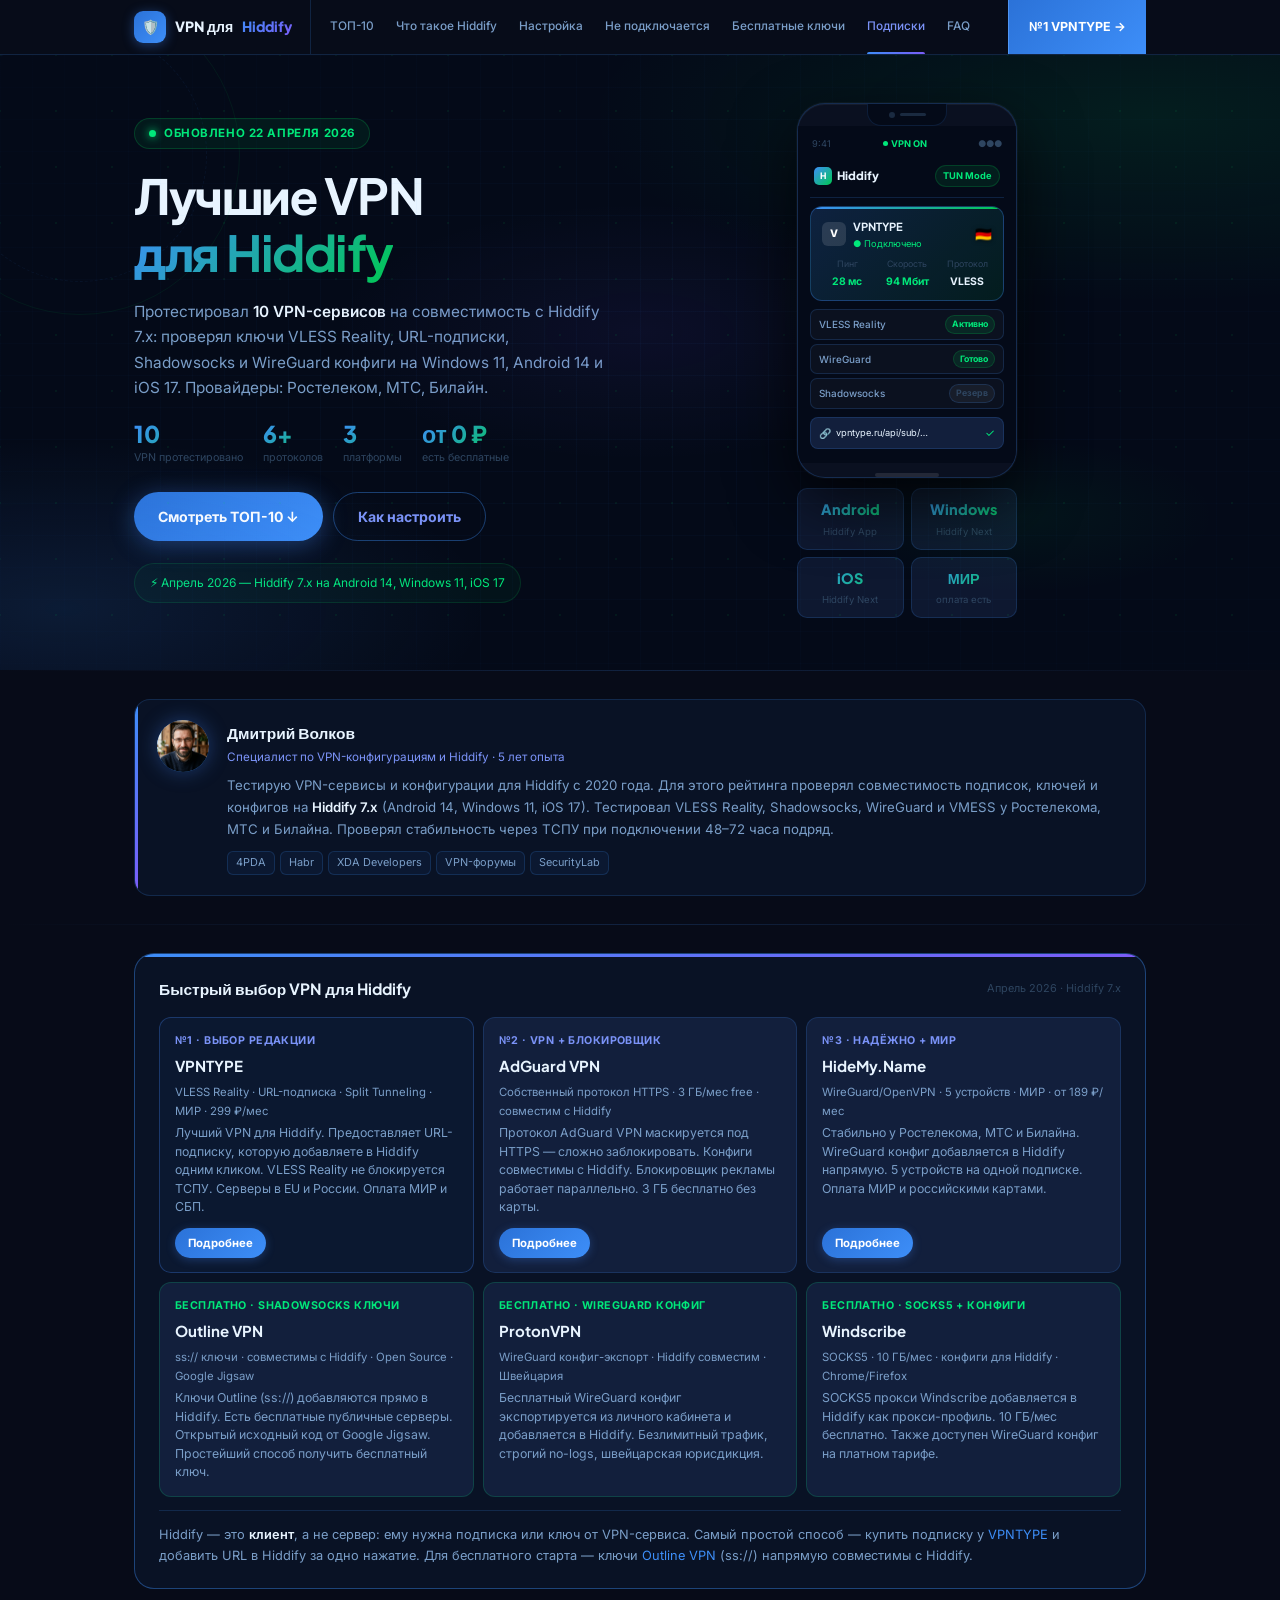
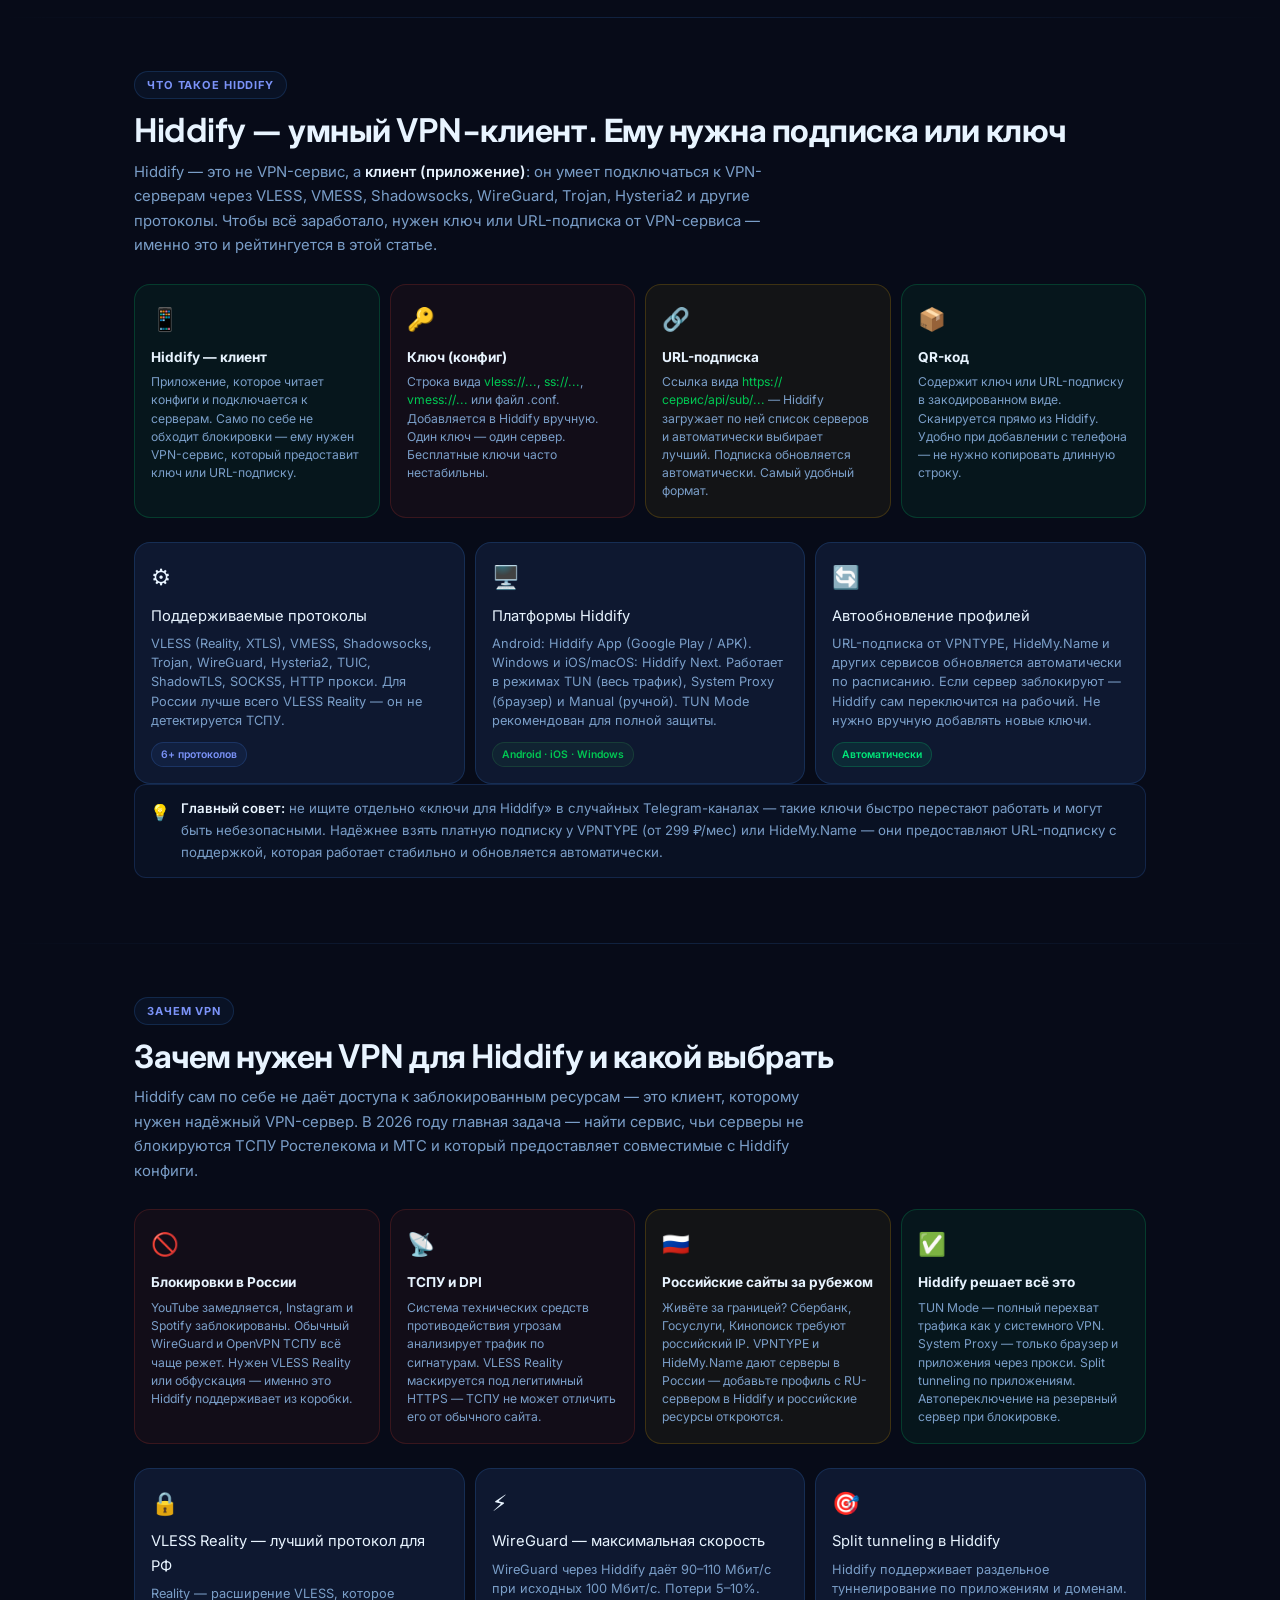
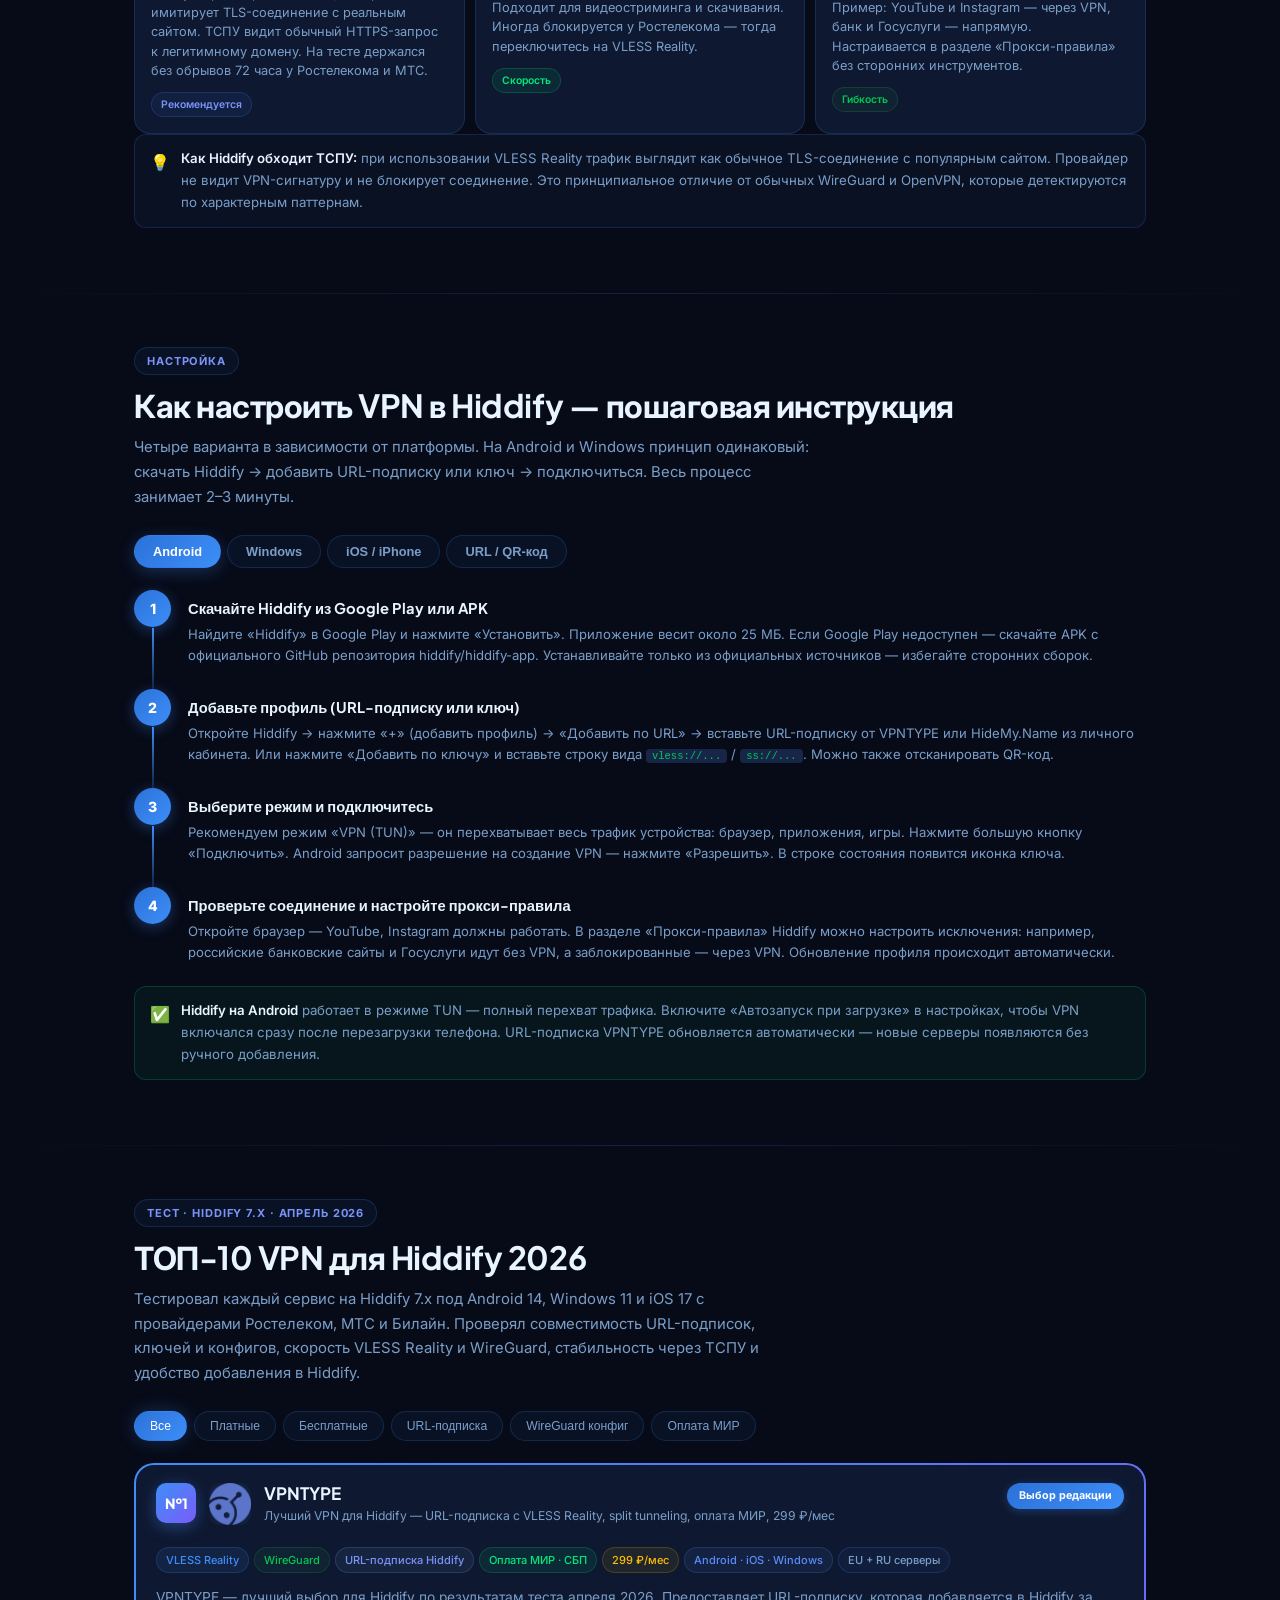
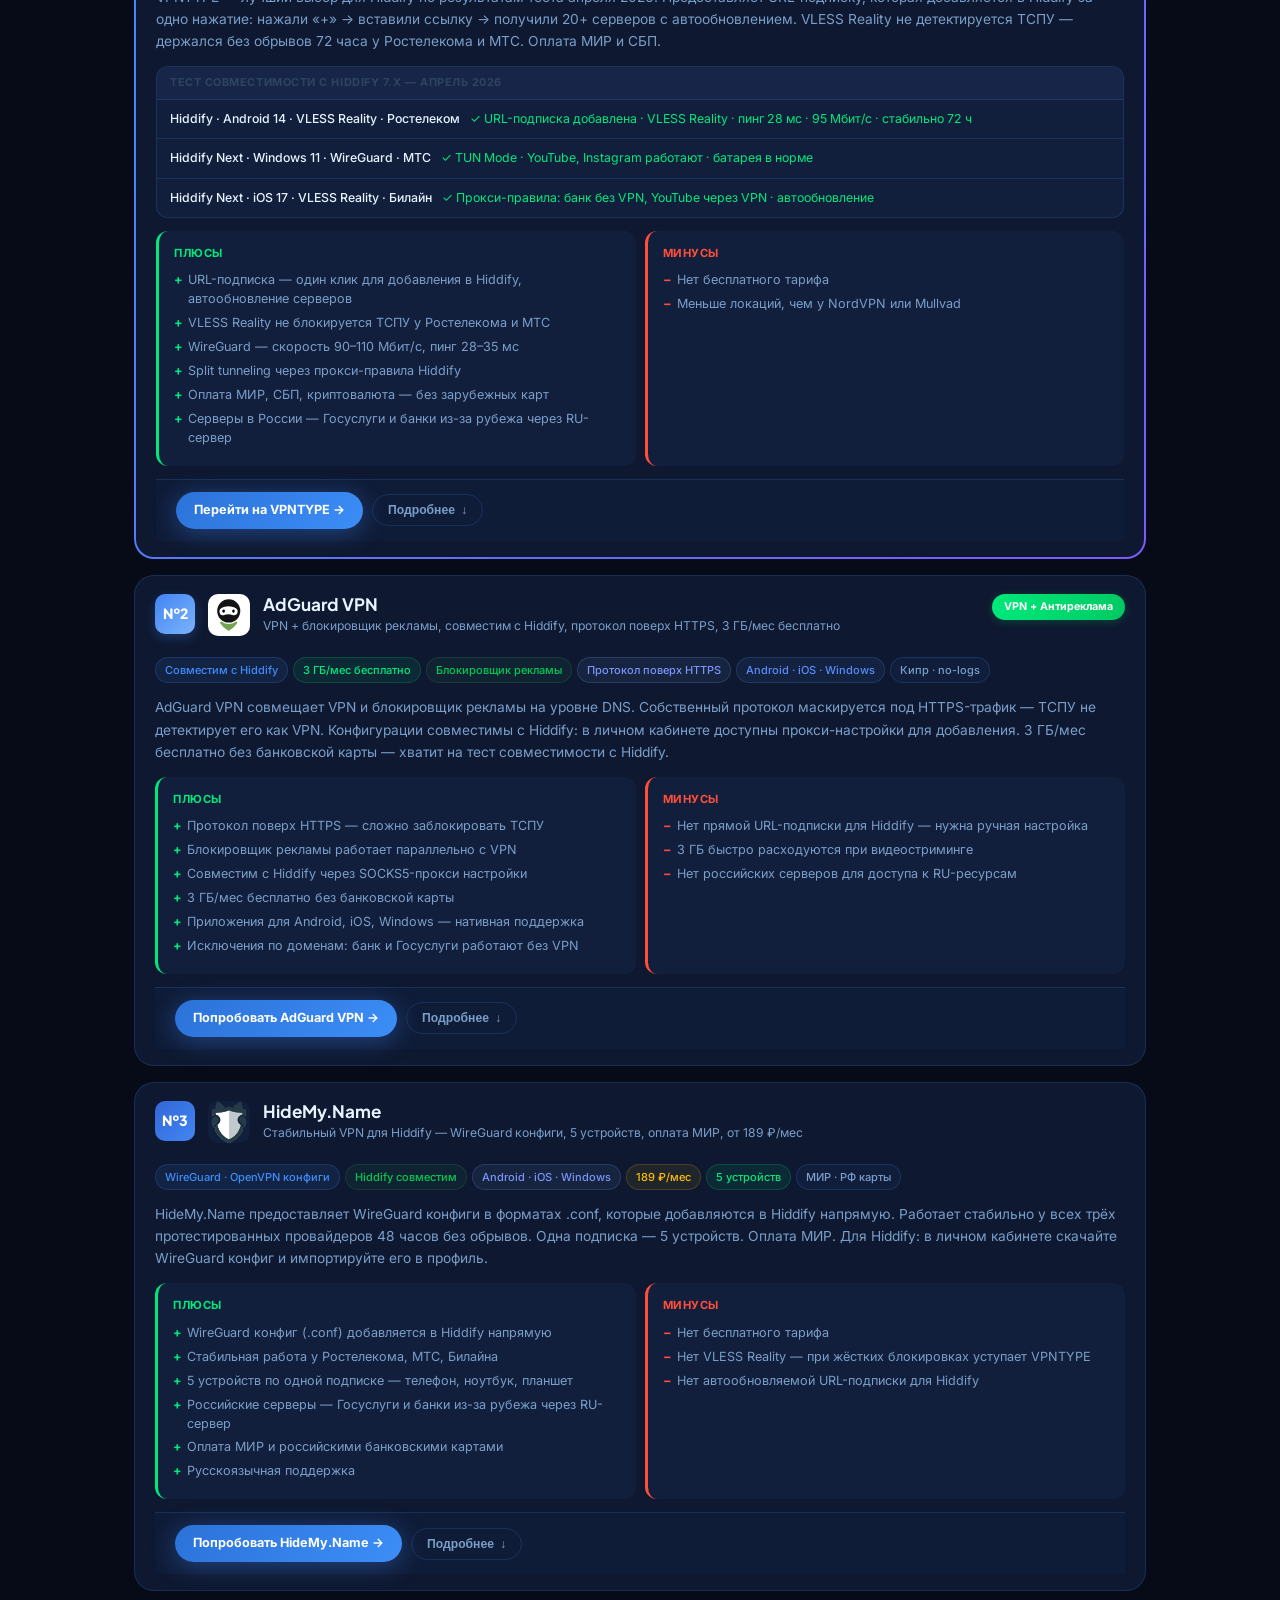
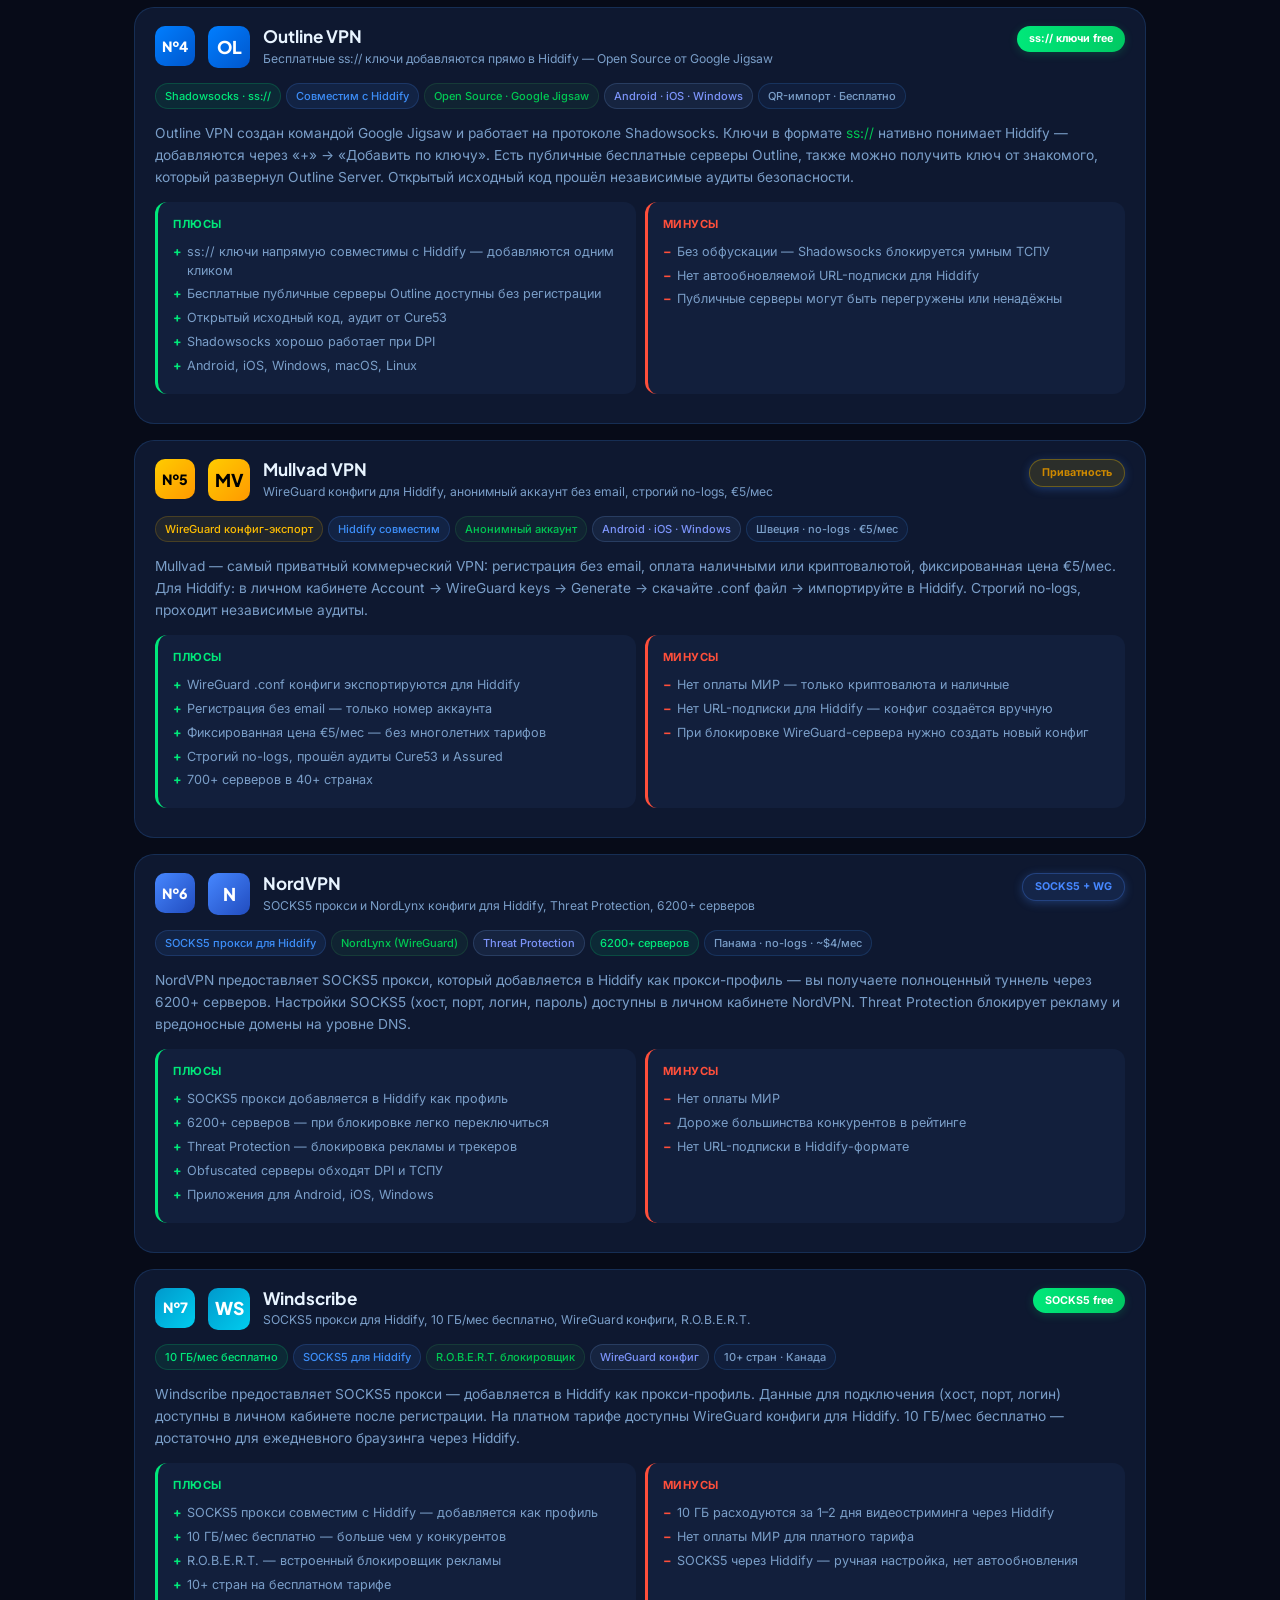
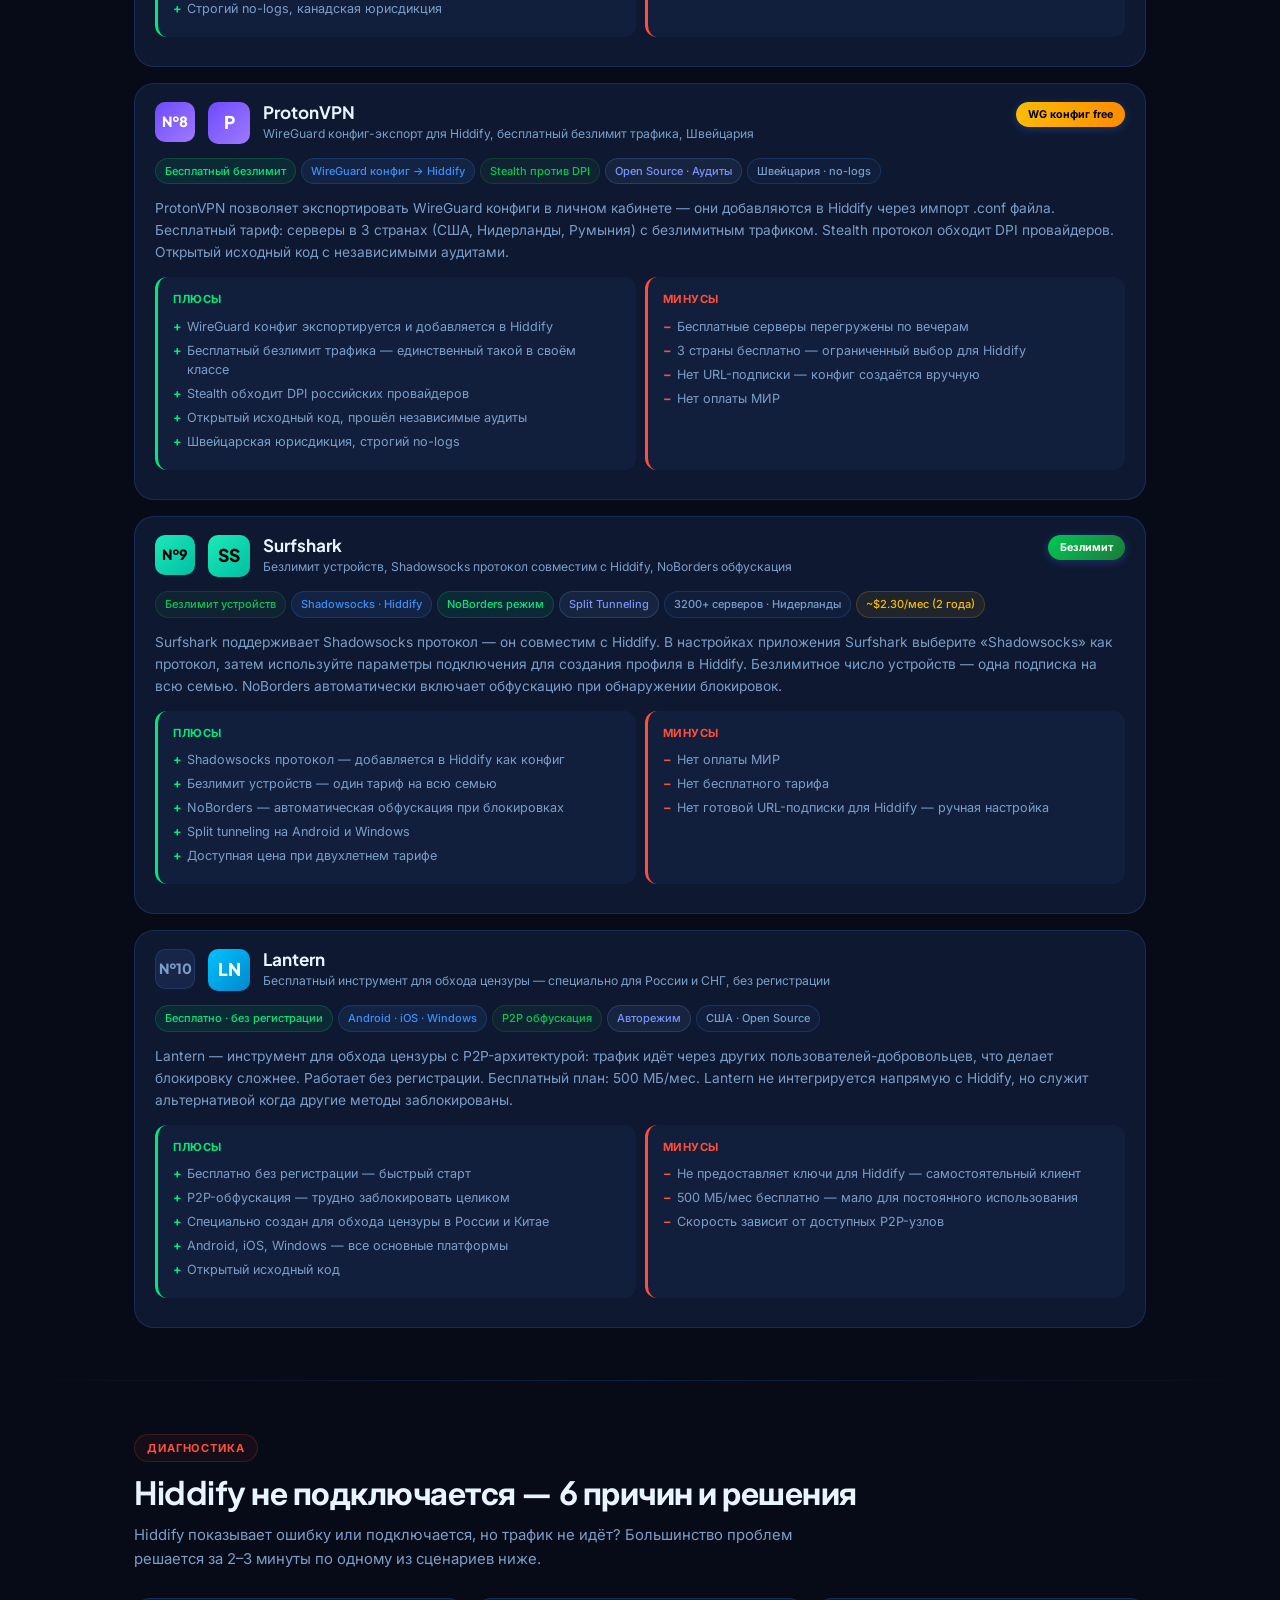
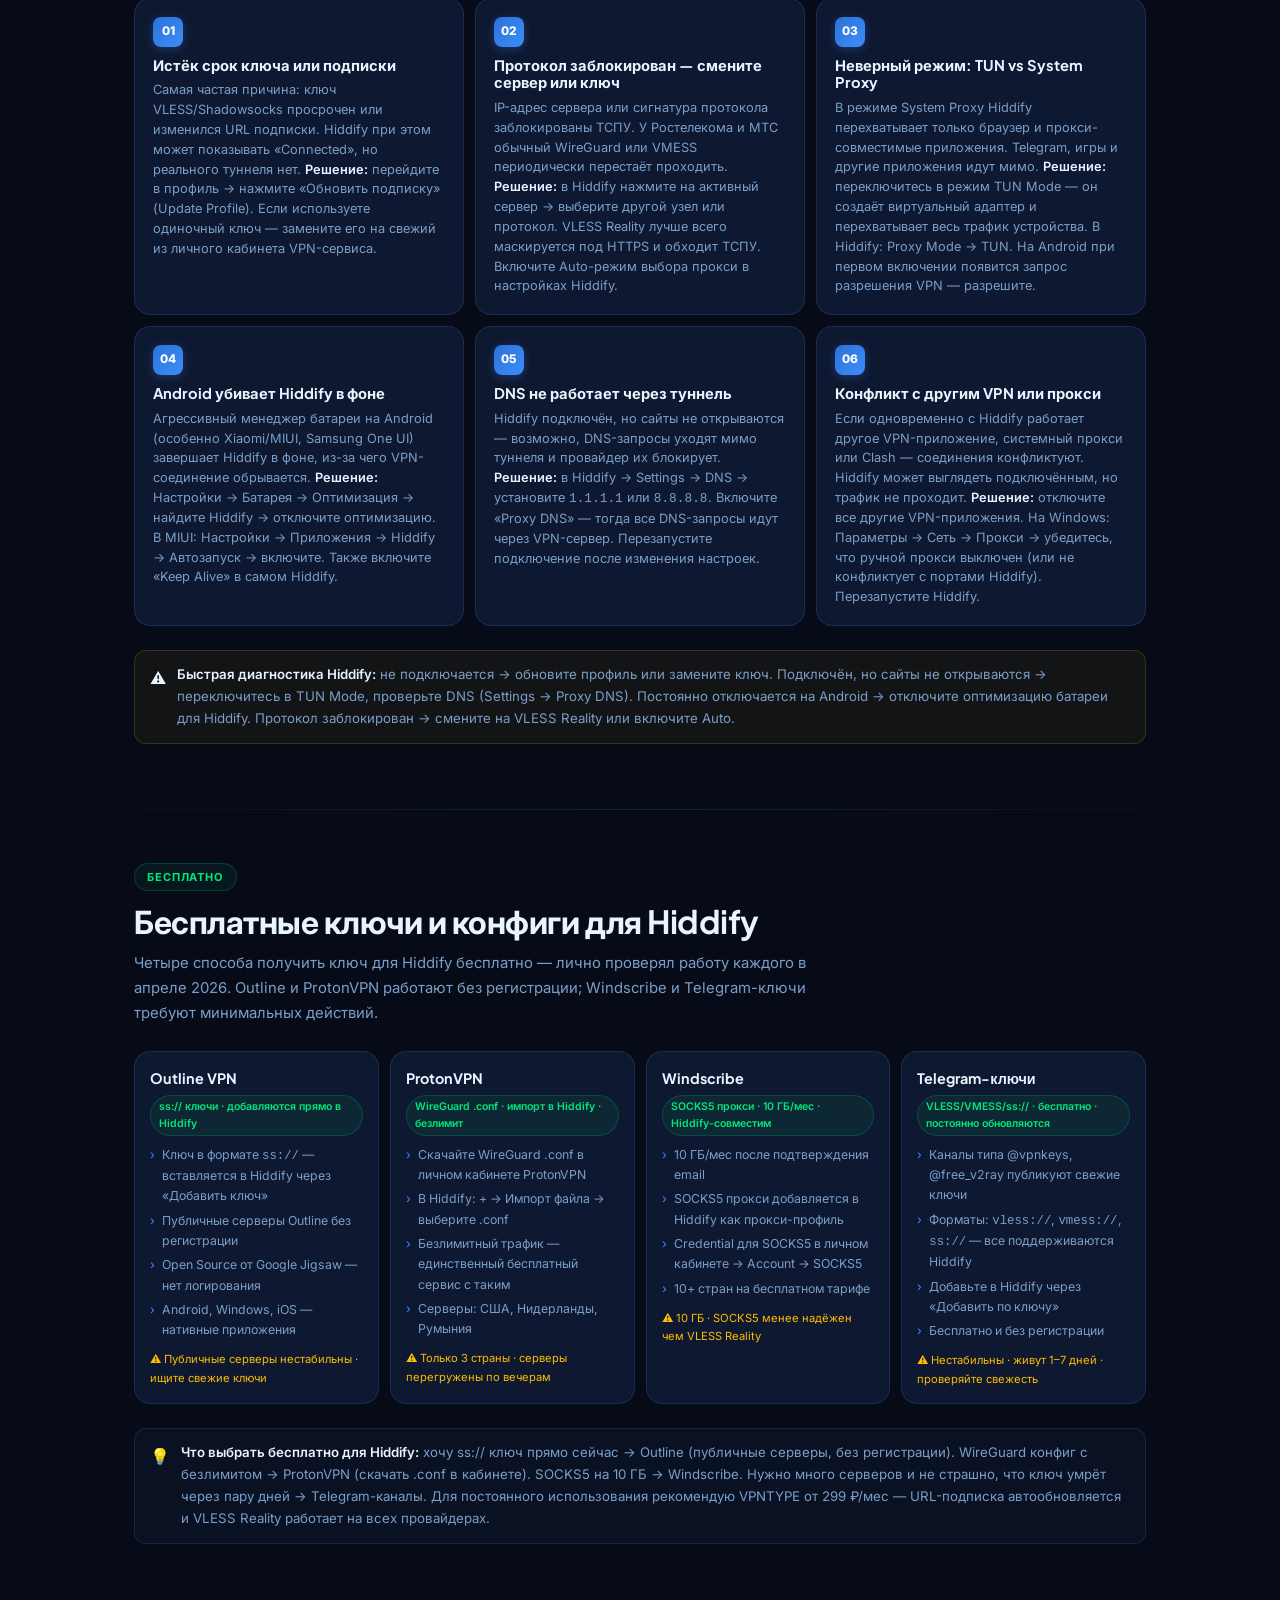
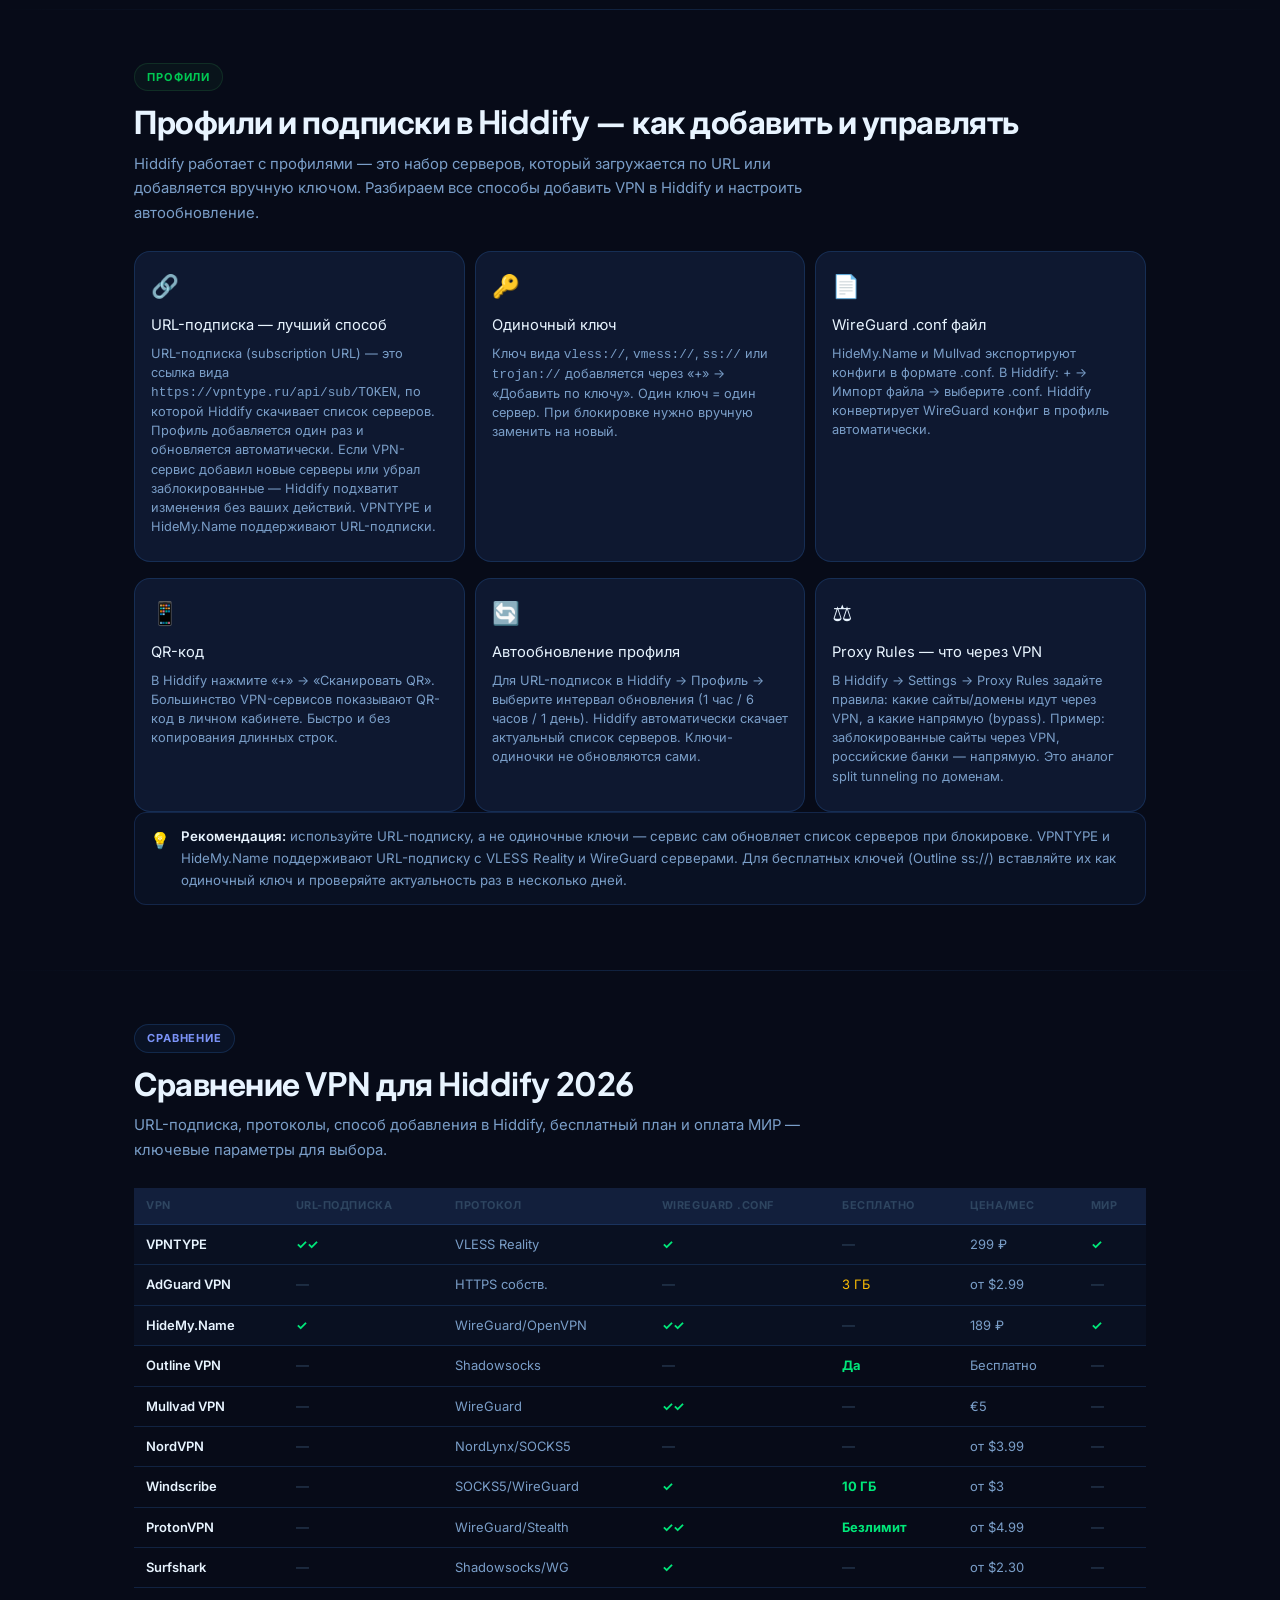
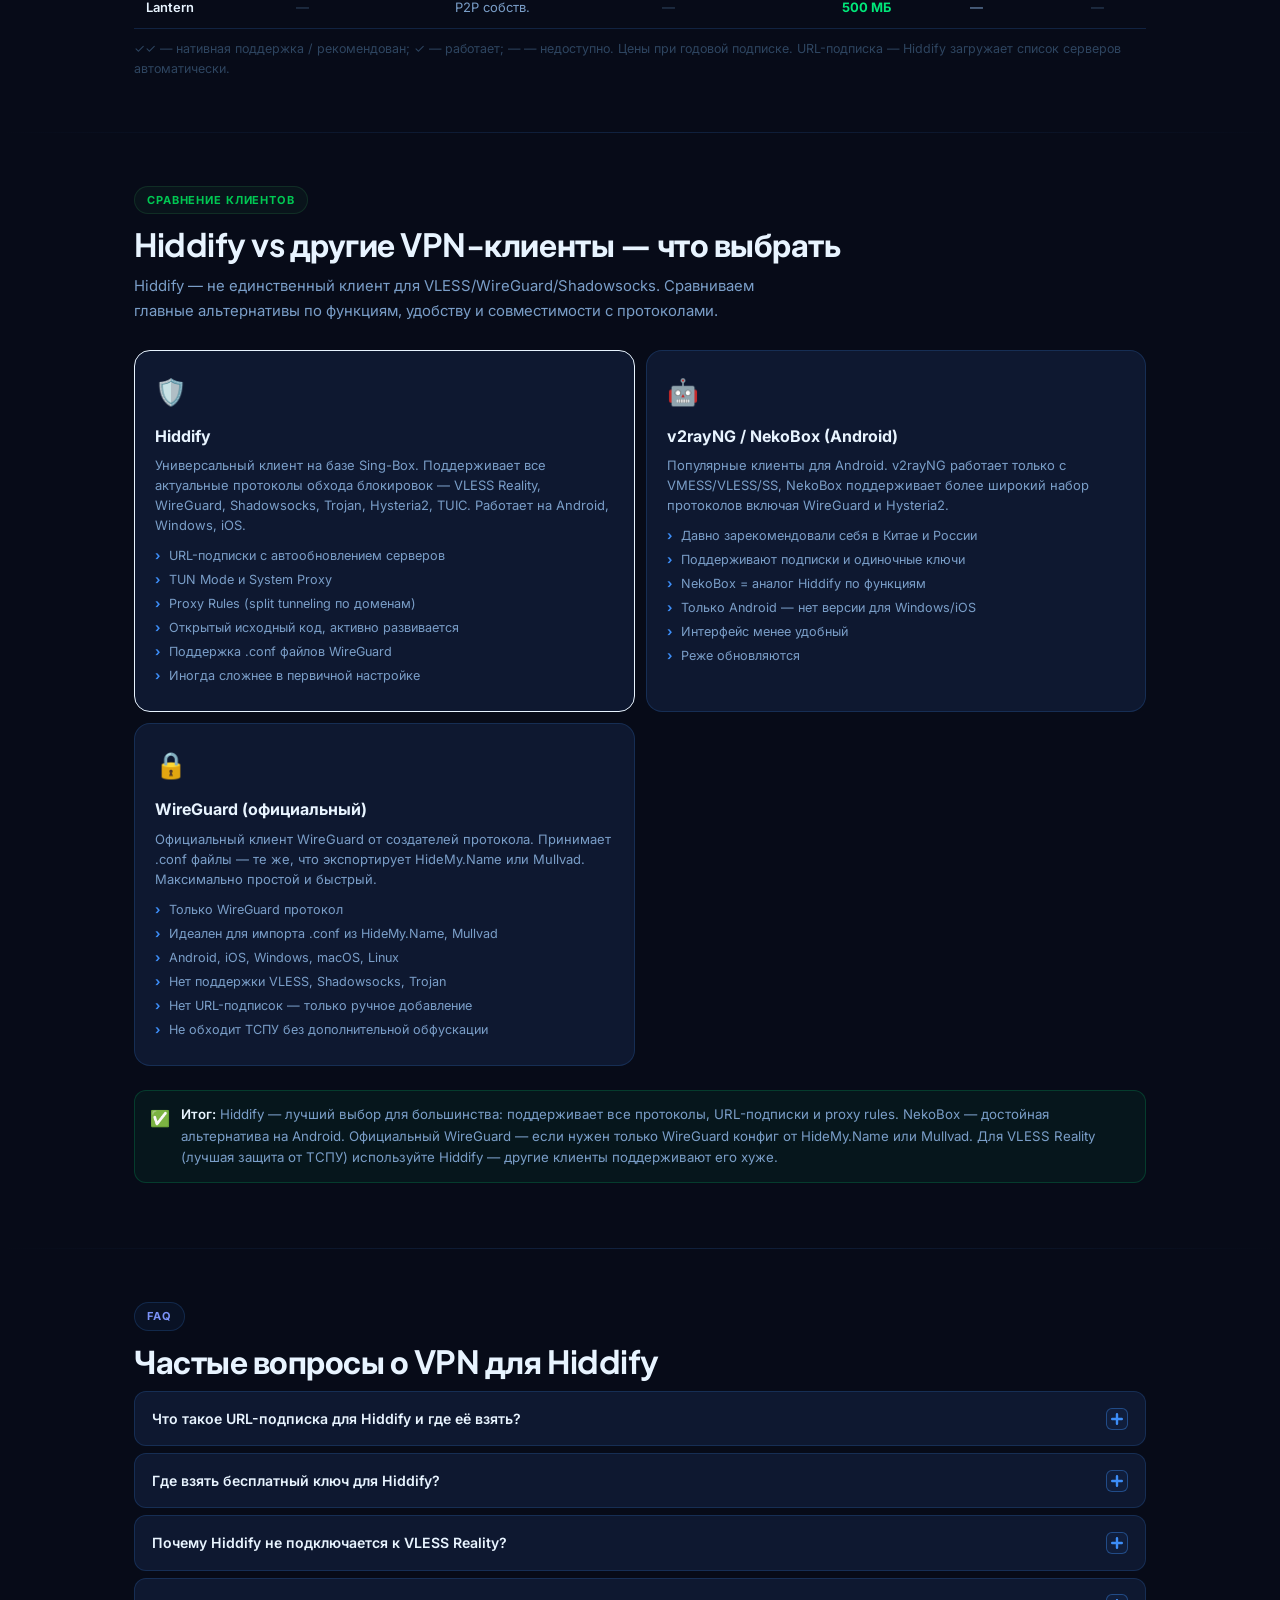
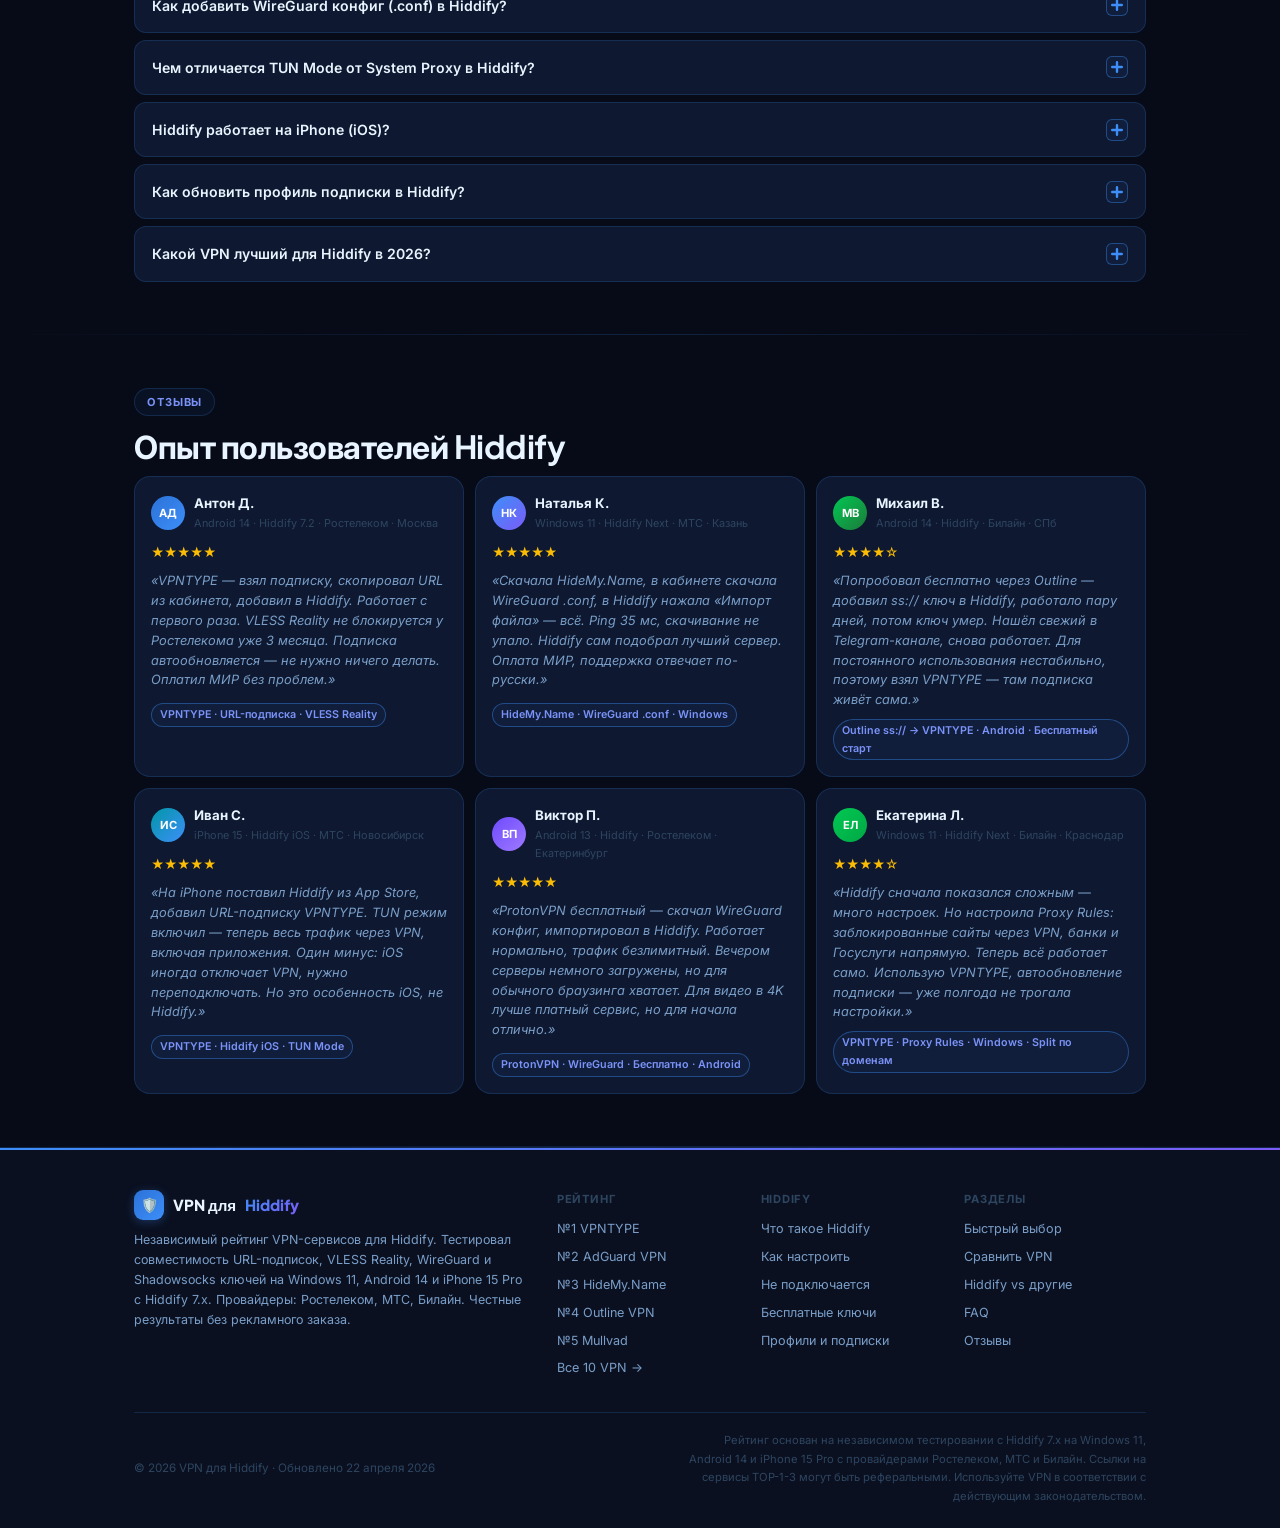
<file: index.html>
<!DOCTYPE html>
<html lang="ru">
<head>
<meta charset="UTF-8">
<meta name="viewport" content="width=device-width, initial-scale=1.0">
<title>Лучшие VPN для Hiddify 2026 — ТОП-10 по ключам, конфигурациям и подпискам</title>
<meta name="description" content="Протестировал 10 VPN для Hiddify: ключи, URL-подписки и конфиги VLESS/Shadowsocks/WireGuard для Android, Windows и iOS. Бесплатные ключи и платные сервисы с оплатой МИР. Апрель 2026.">
<meta name="keywords" content="впн для hiddify, лучшие впн для hiddify, ключ для впн hiddify, бесплатные ключи для впн hiddify, url для впн hiddify, конфигурации для впн hiddify, hiddify впн скачать windows, профили для впн hiddify, купить впн для hiddify">
<link rel="icon" type="image/svg+xml" href="favicon.svg">
<link rel="shortcut icon" href="favicon.svg">
<link rel="apple-touch-icon" href="favicon.svg">
<meta name="theme-color" content="#3D8EF8">
<link rel="stylesheet" href="styles.css">
<link rel="preconnect" href="https://fonts.googleapis.com">
<link rel="preconnect" href="https://fonts.gstatic.com" crossorigin>
<link href="https://fonts.googleapis.com/css2?family=Plus+Jakarta+Sans:wght@400;500;600;700;800&family=Inter:wght@400;500;600;700&display=swap" rel="stylesheet">
<meta property="og:title" content="Лучшие VPN для Hiddify 2026 — ТОП-10 по ключам, конфигурациям и подпискам">
<meta property="og:description" content="Протестировал 10 VPN-сервисов для Hiddify: ключи VLESS Reality, URL-подписки, Shadowsocks и WireGuard конфиги. Бесплатные и платные варианты с оплатой МИР. Апрель 2026.">
<meta property="og:type" content="article">
<meta property="og:locale" content="ru_RU">
  <meta name="yandex-verification" content="70f2b045fd2fedfd" />
  <!-- Yandex.Metrika counter -->
<script type="text/javascript">
    (function(m,e,t,r,i,k,a){
        m[i]=m[i]||function(){(m[i].a=m[i].a||[]).push(arguments)};
        m[i].l=1*new Date();
        for (var j = 0; j < document.scripts.length; j++) {if (document.scripts[j].src === r) { return; }}
        k=e.createElement(t),a=e.getElementsByTagName(t)[0],k.async=1,k.src=r,a.parentNode.insertBefore(k,a)
    })(window, document,'script','https://mc.yandex.ru/metrika/tag.js?id=108730656', 'ym');

    ym(108730656, 'init', {ssr:true, webvisor:true, clickmap:true, ecommerce:"dataLayer", referrer: document.referrer, url: location.href, accurateTrackBounce:true, trackLinks:true});
</script>
<noscript><div><img src="https://mc.yandex.ru/watch/108730656" style="position:absolute; left:-9999px;" alt="" /></div></noscript>
<!-- /Yandex.Metrika counter -->
<script type="application/ld+json">
{
  "@context": "https://schema.org",
  "@type": "Article",
  "headline": "Лучшие VPN для Hiddify 2026 — ТОП-10 по ключам, конфигурациям и подпискам",
  "description": "Обзор 10 VPN-сервисов, совместимых с Hiddify. Тестировал ключи и URL-подписки VLESS Reality, Shadowsocks, WireGuard на Windows 11, Android 14 и iOS 17 с Hiddify 7.x. Провайдеры: Ростелеком, МТС, Билайн. Апрель 2026.",
  "datePublished": "2026-04-01",
  "dateModified": "2026-04-22",
  "author": {
    "@type": "Person",
    "name": "Дмитрий Волков",
    "jobTitle": "Специалист по VPN-конфигурациям и Hiddify",
    "description": "5 лет тестирую VPN-сервисы и конфигурации для Hiddify. Для этого рейтинга проверял совместимость подписок и ключей на Windows 11, Android 14 и iOS 17 с Hiddify версии 7.x. Провайдеры тестирования: Ростелеком, МТС, Билайн."
  },
  "publisher": { "@type": "Organization", "name": "VPN для Hiddify · Рейтинг 2026" },
  "inLanguage": "ru"
}
</script>
<script type="application/ld+json">
{
  "@context": "https://schema.org",
  "@type": "ItemList",
  "name": "ТОП-10 VPN для Hiddify 2026",
  "numberOfItems": 10,
  "itemListElement": [
    { "@type": "ListItem", "position": 1,  "name": "VPNTYPE",       "description": "Лучший VPN для Hiddify — VLESS Reality ключ, URL-подписка, split tunneling, оплата МИР, 299 ₽/мес" },
    { "@type": "ListItem", "position": 2,  "name": "AdGuard VPN",   "description": "VPN + блокировщик рекламы, собственный протокол поверх HTTPS, 3 ГБ/мес бесплатно, совместим с Hiddify" },
    { "@type": "ListItem", "position": 3,  "name": "HideMy.Name",   "description": "Надёжный VPN для Hiddify — WireGuard/OpenVPN конфиги, 5 устройств, оплата МИР, от 189 ₽/мес" },
    { "@type": "ListItem", "position": 4,  "name": "Outline VPN",   "description": "Бесплатный Shadowsocks VPN от Google Jigsaw — ключи ss:// напрямую добавляются в Hiddify" },
    { "@type": "ListItem", "position": 5,  "name": "Mullvad VPN",   "description": "WireGuard конфиги для Hiddify, анонимный аккаунт без email, строгий no-logs, €5/мес" },
    { "@type": "ListItem", "position": 6,  "name": "NordVPN",       "description": "SOCKS5-прокси и NordLynx (WireGuard) конфиги, 6200+ серверов, Threat Protection" },
    { "@type": "ListItem", "position": 7,  "name": "Windscribe",    "description": "SOCKS5 прокси + 10 ГБ/мес бесплатно, конфиги для Hiddify, R.O.B.E.R.T. блокировщик" },
    { "@type": "ListItem", "position": 8,  "name": "ProtonVPN",     "description": "WireGuard конфиг-экспорт для Hiddify, бесплатный безлимит трафика, Швейцария, Open Source" },
    { "@type": "ListItem", "position": 9,  "name": "Surfshark",     "description": "Безлимит устройств, Shadowsocks протокол, NoBorders режим обфускации" },
    { "@type": "ListItem", "position": 10, "name": "Lantern",       "description": "Бесплатный инструмент для обхода цензуры, специально для России и СНГ" }
  ]
}
</script>
<script type="application/ld+json">
{
  "@context": "https://schema.org",
  "@type": "FAQPage",
  "mainEntity": [
    {
      "@type": "Question",
      "name": "Какой VPN лучше всего работает с Hiddify?",
      "acceptedAnswer": { "@type": "Answer", "text": "По тесту апреля 2026 на Hiddify 7.x с Ростелекомом, МТС и Билайном: VPNTYPE — лучший выбор, предоставляет URL-подписку с VLESS Reality, которая не блокируется ТСПУ. Работает на Android, iOS и Windows. Оплата МИР, 299 ₽/мес. HideMy.Name — WireGuard/OpenVPN конфиги, стабильно у всех провайдеров, МИР, от 189 ₽/мес. AdGuard VPN — собственный протокол поверх HTTPS, 3 ГБ бесплатно." }
    },
    {
      "@type": "Question",
      "name": "Как добавить подписку (URL) в Hiddify?",
      "acceptedAnswer": { "@type": "Answer", "text": "Откройте Hiddify → нажмите + (плюс) → выберите 'Добавить профиль' → вставьте URL подписки от VPN-сервиса. После этого Hiddify загрузит список серверов и автоматически выберет лучший. Для обновления конфигов нажмите 'Обновить' в профиле. VPNTYPE предоставляет URL-подписку в личном кабинете после регистрации." }
    },
    {
      "@type": "Question",
      "name": "Где взять бесплатные ключи для Hiddify?",
      "acceptedAnswer": { "@type": "Answer", "text": "Бесплатные ключи для Hiddify: Outline VPN — генерирует ключи ss:// совместимые с Hiddify, есть публичные серверы. ProtonVPN — бесплатный WireGuard конфиг можно экспортировать для Hiddify. Windscribe — SOCKS5 прокси бесплатно до 10 ГБ/мес. Также в Telegram-каналах регулярно публикуют бесплатные VLESS/VMESS ключи, но их надёжность непостоянна." }
    },
    {
      "@type": "Question",
      "name": "Что делать если Hiddify не подключается?",
      "acceptedAnswer": { "@type": "Answer", "text": "1) Обновите профиль подписки — ключи могут устареть. 2) Смените протокол в настройках профиля: с WireGuard на VLESS Reality или наоборот. 3) Включите режим 'System Proxy' в Hiddify вместо 'VPN'. 4) Попробуйте другой сервер из списка — некоторые IP блокируются ТСПУ. 5) Проверьте, что в Hiddify выбран правильный исходящий профиль." }
    },
    {
      "@type": "Question",
      "name": "Какие протоколы поддерживает Hiddify?",
      "acceptedAnswer": { "@type": "Answer", "text": "Hiddify поддерживает VLESS (с Reality и XTLS), VMESS, Shadowsocks, Trojan, WireGuard, Hysteria2, TUIC, ShadowTLS, SOCKS5 и HTTP прокси. Для обхода блокировок в России лучше всего работает VLESS Reality — именно его использует VPNTYPE. Для быстрого соединения — WireGuard. Для бесплатных публичных ключей — Shadowsocks (Outline)." }
    },
    {
      "@type": "Question",
      "name": "Как купить подписку для Hiddify с оплатой МИР?",
      "acceptedAnswer": { "@type": "Answer", "text": "VPNTYPE (vpntype) принимает оплату МИР и СБП — один из немногих сервисов с URL-подпиской для Hiddify и российскими способами оплаты. HideMy.Name также принимает МИР. Оба сервиса предоставляют ключи и конфиги, совместимые с Hiddify." }
    }
  ]
}
</script>
</head>

<body>
<div id="read-progress"></div>

<!-- NAVIGATION -->
<nav class="site-nav" role="navigation" aria-label="Основная навигация">
  <div class="container">
    <div class="nav-inner">
      <a href="#" class="nav-logo">
        <div class="logo-icon">🛡️</div>
        VPN для <span class="logo-word">Hiddify</span>
      </a>
      <ul class="nav-tabs">
        <li><a href="#top10">ТОП-10</a></li>
        <li><a href="#what-hiddify">Что такое Hiddify</a></li>
        <li><a href="#setup">Настройка</a></li>
        <li><a href="#why-not-working">Не подключается</a></li>
        <li><a href="#free">Бесплатные ключи</a></li>
        <li><a href="#profiles">Подписки</a></li>
        <li><a href="#faq">FAQ</a></li>
      </ul>
      <a href="#vpntype-card" class="nav-cta">№1 VPNTYPE →</a>
      <button class="burger" id="burger-btn" aria-label="Меню" aria-expanded="false">
        <span></span><span></span><span></span>
      </button>
    </div>
  </div>
</nav>

<div class="mobile-menu" id="mobile-menu">
  <a href="#top10">ТОП-10 VPN для Hiddify</a>
  <a href="#what-hiddify">Что такое Hiddify</a>
  <a href="#why-vpn">Зачем VPN для Hiddify</a>
  <a href="#setup">Как настроить VPN в Hiddify</a>
  <a href="#why-not-working">Hiddify не подключается</a>
  <a href="#free">Бесплатные ключи для Hiddify</a>
  <a href="#profiles">Подписки и профили</a>
  <a href="#compare">Сравнение сервисов</a>
  <a href="#methods">Hiddify vs другие клиенты</a>
  <a href="#faq">Частые вопросы</a>
  <a href="#vpntype-card" class="mm-cta">Попробовать VPNTYPE №1 →</a>
</div>

<!-- HERO -->
<section class="hid-hero" aria-label="Введение">
  <div class="hid-hero-bg"></div>
  <div class="hid-ring"></div>
  <div class="container">
    <div class="hid-grid">

      <!-- Left: Content -->
      <div class="hid-content">
        <div class="hid-eyebrow fade-up">
          <span class="hid-live"></span>Обновлено 22 апреля 2026
        </div>
        <h1 class="hid-title fade-up">
          Лучшие VPN<br>
          <span class="hid-hl">для Hiddify</span>
        </h1>
        <p class="hid-desc fade-up delay-1">
          Протестировал <strong>10 VPN-сервисов</strong> на совместимость с Hiddify 7.x: проверял ключи VLESS Reality, URL-подписки, Shadowsocks и WireGuard конфиги на Windows 11, Android 14 и iOS 17. Провайдеры: Ростелеком, МТС, Билайн.
        </p>
        <div class="hid-stats fade-up delay-2">
          <div class="hid-stat"><span class="hid-stat-val">10</span><span class="hid-stat-lbl">VPN протестировано</span></div>
          <div class="hid-stat"><span class="hid-stat-val">6+</span><span class="hid-stat-lbl">протоколов</span></div>
          <div class="hid-stat"><span class="hid-stat-val">3</span><span class="hid-stat-lbl">платформы</span></div>
          <div class="hid-stat"><span class="hid-stat-val">от 0 ₽</span><span class="hid-stat-lbl">есть бесплатные</span></div>
        </div>
        <div class="hid-actions fade-up delay-3">
          <a href="#top10" class="btn btn-primary">Смотреть ТОП-10 ↓</a>
          <a href="#setup" class="btn btn-ghost">Как настроить</a>
        </div>
        <div class="hid-bar fade-up delay-3">
          ⚡ Апрель 2026 — Hiddify 7.x на Android 14, Windows 11, iOS 17
        </div>
      </div>

      <!-- Right: Phone mockup (Hiddify UI) -->
      <div class="hid-visual">
        <div class="hid-phone-wrap">
          <div class="hid-phone-glow"></div>
          <div class="hid-phone">
            <!-- Notch -->
            <div class="hid-notch">
              <span class="hid-notch-cam"></span>
              <span class="hid-notch-bar"></span>
            </div>
            <div class="hid-screen">
              <!-- Status bar -->
              <div class="hid-statusbar">
                <span>9:41</span>
                <div class="hid-vpn-indicator"><span class="hid-vpn-dot"></span>VPN ON</div>
                <span>●●●</span>
              </div>
              <!-- App header -->
              <div class="hid-app-header">
                <div class="hid-app-logo">
                  <div class="hid-app-logo-icon">H</div>
                  Hiddify
                </div>
                <span class="hid-app-mode">TUN Mode</span>
              </div>
              <!-- Connected card -->
              <div class="hid-conn-card">
                <div class="hid-conn-top">
                  <div class="hid-conn-icon">V</div>
                  <div>
                    <div class="hid-conn-name">VPNTYPE</div>
                    <div class="hid-conn-status">● Подключено</div>
                  </div>
                  <div class="hid-conn-flag">🇩🇪</div>
                </div>
                <div class="hid-conn-meta">
                  <div class="hid-meta-item">
                    <span class="hid-meta-k">Пинг</span>
                    <span class="hid-meta-v ok">28 мс</span>
                  </div>
                  <div class="hid-meta-item">
                    <span class="hid-meta-k">Скорость</span>
                    <span class="hid-meta-v ok">94 Мбит</span>
                  </div>
                  <div class="hid-meta-item">
                    <span class="hid-meta-k">Протокол</span>
                    <span class="hid-meta-v">VLESS</span>
                  </div>
                </div>
              </div>
              <!-- Protocols -->
              <div class="hid-proto-list">
                <div class="hid-proto-item">
                  <span class="hid-proto-name">VLESS Reality</span>
                  <span class="hid-proto-badge ok">Активно</span>
                </div>
                <div class="hid-proto-item">
                  <span class="hid-proto-name">WireGuard</span>
                  <span class="hid-proto-badge ok">Готово</span>
                </div>
                <div class="hid-proto-item">
                  <span class="hid-proto-name">Shadowsocks</span>
                  <span class="hid-proto-badge off">Резерв</span>
                </div>
              </div>
              <!-- Subscription URL -->
              <div class="hid-sub-bar">
                <span class="hid-sub-icon">🔗</span>
                <span class="hid-sub-url">vpntype.ru/api/sub/…</span>
                <span class="hid-sub-ok">✓</span>
              </div>
            </div>
            <div class="hid-home-bar"></div>
          </div>
        </div>
        <!-- Mini stat cards -->
        <div class="hid-mini-grid">
          <div class="hid-mini-card"><div class="hid-mini-val">Android</div><div class="hid-mini-lbl">Hiddify App</div></div>
          <div class="hid-mini-card"><div class="hid-mini-val">Windows</div><div class="hid-mini-lbl">Hiddify Next</div></div>
          <div class="hid-mini-card"><div class="hid-mini-val">iOS</div><div class="hid-mini-lbl">Hiddify Next</div></div>
          <div class="hid-mini-card"><div class="hid-mini-val">МИР</div><div class="hid-mini-lbl">оплата есть</div></div>
        </div>
      </div>

    </div>
  </div>
</section>

<div class="divider"></div>

<!-- AUTHOR -->
<section class="section-sm">
  <div class="container">
    <div class="author-box">
      <div class="author-photo">
        <img src="author.jpg" alt="Дмитрий Волков" onerror="this.style.display='none';this.parentNode.innerHTML='&#128100;'">
      </div>
      <div class="author-info">
        <div class="author-name">Дмитрий Волков</div>
        <div class="author-role">Специалист по VPN-конфигурациям и Hiddify · 5 лет опыта</div>
        <p class="author-bio">
          Тестирую VPN-сервисы и конфигурации для Hiddify с 2020 года. Для этого рейтинга проверял совместимость подписок, ключей и конфигов на <strong>Hiddify 7.x</strong> (Android 14, Windows 11, iOS 17). Тестировал VLESS Reality, Shadowsocks, WireGuard и VMESS у Ростелекома, МТС и Билайна. Проверял стабильность через ТСПУ при подключении 48–72 часа подряд.
        </p>
        <div class="author-pubs">
          <span class="author-pub">4PDA</span>
          <span class="author-pub">Habr</span>
          <span class="author-pub">XDA Developers</span>
          <span class="author-pub">VPN-форумы</span>
          <span class="author-pub">SecurityLab</span>
        </div>
      </div>
    </div>
  </div>
</section>

<div class="divider"></div>

<!-- TL;DR -->
<section class="section-sm" id="tldr">
  <div class="container">
    <div class="tldr-panel">
      <div class="tldr-header">
        <div class="tldr-label">Быстрый выбор VPN для Hiddify</div>
        <div class="tldr-updated">Апрель 2026 · Hiddify 7.x</div>
      </div>
      <div class="tldr-grid">
        <div class="tldr-card featured">
          <div class="tldr-rank">№1 · Выбор редакции</div>
          <div class="tldr-name">VPNTYPE</div>
          <div class="tldr-tag">VLESS Reality · URL-подписка · Split Tunneling · МИР · 299 ₽/мес</div>
          <div class="tldr-desc">Лучший VPN для Hiddify. Предоставляет URL-подписку, которую добавляете в Hiddify одним кликом. VLESS Reality не блокируется ТСПУ. Серверы в EU и России. Оплата МИР и СБП.</div>
          <a href="#vpntype-card" class="tldr-btn">Подробнее</a>
        </div>
        <div class="tldr-card">
          <div class="tldr-rank">№2 · VPN + блокировщик</div>
          <div class="tldr-name">AdGuard VPN</div>
          <div class="tldr-tag">Собственный протокол HTTPS · 3 ГБ/мес free · совместим с Hiddify</div>
          <div class="tldr-desc">Протокол AdGuard VPN маскируется под HTTPS — сложно заблокировать. Конфиги совместимы с Hiddify. Блокировщик рекламы работает параллельно. 3 ГБ бесплатно без карты.</div>
          <a href="#adguard-card" class="tldr-btn">Подробнее</a>
        </div>
        <div class="tldr-card">
          <div class="tldr-rank">№3 · Надёжно + МИР</div>
          <div class="tldr-name">HideMy.Name</div>
          <div class="tldr-tag">WireGuard/OpenVPN · 5 устройств · МИР · от 189 ₽/мес</div>
          <div class="tldr-desc">Стабильно у Ростелекома, МТС и Билайна. WireGuard конфиг добавляется в Hiddify напрямую. 5 устройств на одной подписке. Оплата МИР и российскими картами.</div>
          <a href="#hidemy-card" class="tldr-btn">Подробнее</a>
        </div>
        <div class="tldr-card free">
          <div class="tldr-rank">Бесплатно · Shadowsocks ключи</div>
          <div class="tldr-name">Outline VPN</div>
          <div class="tldr-tag">ss:// ключи · совместимы с Hiddify · Open Source · Google Jigsaw</div>
          <div class="tldr-desc">Ключи Outline (ss://) добавляются прямо в Hiddify. Есть бесплатные публичные серверы. Открытый исходный код от Google Jigsaw. Простейший способ получить бесплатный ключ.</div>
        </div>
        <div class="tldr-card free">
          <div class="tldr-rank">Бесплатно · WireGuard конфиг</div>
          <div class="tldr-name">ProtonVPN</div>
          <div class="tldr-tag">WireGuard конфиг-экспорт · Hiddify совместим · Швейцария</div>
          <div class="tldr-desc">Бесплатный WireGuard конфиг экспортируется из личного кабинета и добавляется в Hiddify. Безлимитный трафик, строгий no-logs, швейцарская юрисдикция.</div>
        </div>
        <div class="tldr-card free">
          <div class="tldr-rank">Бесплатно · SOCKS5 + конфиги</div>
          <div class="tldr-name">Windscribe</div>
          <div class="tldr-tag">SOCKS5 · 10 ГБ/мес · конфиги для Hiddify · Chrome/Firefox</div>
          <div class="tldr-desc">SOCKS5 прокси Windscribe добавляется в Hiddify как прокси-профиль. 10 ГБ/мес бесплатно. Также доступен WireGuard конфиг на платном тарифе.</div>
        </div>
      </div>
      <div class="tldr-note">
        Hiddify — это <strong>клиент</strong>, а не сервер: ему нужна подписка или ключ от VPN-сервиса. Самый простой способ — купить подписку у <a href="#vpntype-card">VPNTYPE</a> и добавить URL в Hiddify за одно нажатие. Для бесплатного старта — ключи <a href="#outline-card">Outline VPN</a> (ss://) напрямую совместимы с Hiddify.
      </div>
    </div>
  </div>
</section>

<div class="divider"></div>

<!-- ЧТО ТАКОЕ HIDDIFY -->
<section class="section" id="what-hiddify">
  <div class="container">
    <div class="sec-badge">Что такое Hiddify</div>
    <h2 class="section-title">Hiddify — умный VPN-клиент. Ему нужна подписка или ключ</h2>
    <p class="section-intro">
      Hiddify — это не VPN-сервис, а <strong>клиент (приложение)</strong>: он умеет подключаться к VPN-серверам через VLESS, VMESS, Shadowsocks, WireGuard, Trojan, Hysteria2 и другие протоколы. Чтобы всё заработало, нужен ключ или URL-подписка от VPN-сервиса — именно это и рейтингуется в этой статье.
    </p>
    <div class="status-grid">
      <div class="status-card works">
        <div class="status-icon">📱</div>
        <div class="status-title">Hiddify — клиент</div>
        <div class="status-desc">Приложение, которое читает конфиги и подключается к серверам. Само по себе не обходит блокировки — ему нужен VPN-сервис, который предоставит ключ или URL-подписку.</div>
      </div>
      <div class="status-card blocked">
        <div class="status-icon">🔑</div>
        <div class="status-title">Ключ (конфиг)</div>
        <div class="status-desc">Строка вида <em>vless://...</em>, <em>ss://...</em>, <em>vmess://...</em> или файл .conf. Добавляется в Hiddify вручную. Один ключ — один сервер. Бесплатные ключи часто нестабильны.</div>
      </div>
      <div class="status-card partial">
        <div class="status-icon">🔗</div>
        <div class="status-title">URL-подписка</div>
        <div class="status-desc">Ссылка вида <em>https://сервис/api/sub/...</em> — Hiddify загружает по ней список серверов и автоматически выбирает лучший. Подписка обновляется автоматически. Самый удобный формат.</div>
      </div>
      <div class="status-card works">
        <div class="status-icon">📦</div>
        <div class="status-title">QR-код</div>
        <div class="status-desc">Содержит ключ или URL-подписку в закодированном виде. Сканируется прямо из Hiddify. Удобно при добавлении с телефона — не нужно копировать длинную строку.</div>
      </div>
    </div>
    <div class="bento-grid">
      <div class="bento-card">
        <div class="bento-icon">⚙️</div>
        <div class="bento-title">Поддерживаемые протоколы</div>
        <div class="bento-desc">VLESS (Reality, XTLS), VMESS, Shadowsocks, Trojan, WireGuard, Hysteria2, TUIC, ShadowTLS, SOCKS5, HTTP прокси. Для России лучше всего VLESS Reality — он не детектируется ТСПУ.</div>
        <span class="bento-badge">6+ протоколов</span>
      </div>
      <div class="bento-card">
        <div class="bento-icon">🖥️</div>
        <div class="bento-title">Платформы Hiddify</div>
        <div class="bento-desc">Android: Hiddify App (Google Play / APK). Windows и iOS/macOS: Hiddify Next. Работает в режимах TUN (весь трафик), System Proxy (браузер) и Manual (ручной). TUN Mode рекомендован для полной защиты.</div>
        <span class="bento-badge teal">Android · iOS · Windows</span>
      </div>
      <div class="bento-card">
        <div class="bento-icon">🔄</div>
        <div class="bento-title">Автообновление профилей</div>
        <div class="bento-desc">URL-подписка от VPNTYPE, HideMy.Name и других сервисов обновляется автоматически по расписанию. Если сервер заблокируют — Hiddify сам переключится на рабочий. Не нужно вручную добавлять новые ключи.</div>
        <span class="bento-badge green">Автоматически</span>
      </div>
    </div>
    <div class="callout callout-info">
      <div class="callout-icon">💡</div>
      <div class="callout-body">
        <strong>Главный совет:</strong> не ищите отдельно «ключи для Hiddify» в случайных Telegram-каналах — такие ключи быстро перестают работать и могут быть небезопасными. Надёжнее взять платную подписку у VPNTYPE (от 299 ₽/мес) или HideMy.Name — они предоставляют URL-подписку с поддержкой, которая работает стабильно и обновляется автоматически.
      </div>
    </div>
  </div>
</section>

<div class="divider"></div>

<!-- ЗАЧЕМ VPN ДЛЯ HIDDIFY -->
<section class="section" id="why-vpn">
  <div class="container">
    <div class="sec-badge">Зачем VPN</div>
    <h2 class="section-title">Зачем нужен VPN для Hiddify и какой выбрать</h2>
    <p class="section-intro">
      Hiddify сам по себе не даёт доступа к заблокированным ресурсам — это клиент, которому нужен надёжный VPN-сервер. В 2026 году главная задача — найти сервис, чьи серверы не блокируются ТСПУ Ростелекома и МТС и который предоставляет совместимые с Hiddify конфиги.
    </p>
    <div class="status-grid">
      <div class="status-card blocked">
        <div class="status-icon">🚫</div>
        <div class="status-title">Блокировки в России</div>
        <div class="status-desc">YouTube замедляется, Instagram и Spotify заблокированы. Обычный WireGuard и OpenVPN ТСПУ всё чаще режет. Нужен VLESS Reality или обфускация — именно это Hiddify поддерживает из коробки.</div>
      </div>
      <div class="status-card blocked">
        <div class="status-icon">📡</div>
        <div class="status-title">ТСПУ и DPI</div>
        <div class="status-desc">Система технических средств противодействия угрозам анализирует трафик по сигнатурам. VLESS Reality маскируется под легитимный HTTPS — ТСПУ не может отличить его от обычного сайта.</div>
      </div>
      <div class="status-card partial">
        <div class="status-icon">🇷🇺</div>
        <div class="status-title">Российские сайты за рубежом</div>
        <div class="status-desc">Живёте за границей? Сбербанк, Госуслуги, Кинопоиск требуют российский IP. VPNTYPE и HideMy.Name дают серверы в России — добавьте профиль с RU-сервером в Hiddify и российские ресурсы откроются.</div>
      </div>
      <div class="status-card works">
        <div class="status-icon">✅</div>
        <div class="status-title">Hiddify решает всё это</div>
        <div class="status-desc">TUN Mode — полный перехват трафика как у системного VPN. System Proxy — только браузер и приложения через прокси. Split tunneling по приложениям. Автопереключение на резервный сервер при блокировке.</div>
      </div>
    </div>
    <div class="bento-grid">
      <div class="bento-card">
        <div class="bento-icon">🔒</div>
        <div class="bento-title">VLESS Reality — лучший протокол для РФ</div>
        <div class="bento-desc">Reality — расширение VLESS, которое имитирует TLS-соединение с реальным сайтом. ТСПУ видит обычный HTTPS-запрос к легитимному домену. На тесте держался без обрывов 72 часа у Ростелекома и МТС.</div>
        <span class="bento-badge">Рекомендуется</span>
      </div>
      <div class="bento-card">
        <div class="bento-icon">⚡</div>
        <div class="bento-title">WireGuard — максимальная скорость</div>
        <div class="bento-desc">WireGuard через Hiddify даёт 90–110 Мбит/с при исходных 100 Мбит/с. Потери 5–10%. Подходит для видеостриминга и скачивания. Иногда блокируется у Ростелекома — тогда переключитесь на VLESS Reality.</div>
        <span class="bento-badge green">Скорость</span>
      </div>
      <div class="bento-card">
        <div class="bento-icon">🎯</div>
        <div class="bento-title">Split tunneling в Hiddify</div>
        <div class="bento-desc">Hiddify поддерживает раздельное туннелирование по приложениям и доменам. Пример: YouTube и Instagram — через VPN, банк и Госуслуги — напрямую. Настраивается в разделе «Прокси-правила» без сторонних инструментов.</div>
        <span class="bento-badge teal">Гибкость</span>
      </div>
    </div>
    <div class="callout callout-info">
      <div class="callout-icon">💡</div>
      <div class="callout-body">
        <strong>Как Hiddify обходит ТСПУ:</strong> при использовании VLESS Reality трафик выглядит как обычное TLS-соединение с популярным сайтом. Провайдер не видит VPN-сигнатуру и не блокирует соединение. Это принципиальное отличие от обычных WireGuard и OpenVPN, которые детектируются по характерным паттернам.
      </div>
    </div>
  </div>
</section>

<div class="divider"></div>

<!-- КАК НАСТРОИТЬ VPN В HIDDIFY -->
<section class="section" id="setup">
  <div class="container">
    <div class="sec-badge">Настройка</div>
    <h2 class="section-title">Как настроить VPN в Hiddify — пошаговая инструкция</h2>
    <p class="section-intro">Четыре варианта в зависимости от платформы. На Android и Windows принцип одинаковый: скачать Hiddify → добавить URL-подписку или ключ → подключиться. Весь процесс занимает 2–3 минуты.</p>

    <div id="install-tabs" class="pill-tabs">
      <button class="pill-tab active" data-tab="tab-router">Android</button>
      <button class="pill-tab" data-tab="tab-dns">Windows</button>
      <button class="pill-tab" data-tab="tab-pc">iOS / iPhone</button>
      <button class="pill-tab" data-tab="tab-phone">URL / QR-код</button>
    </div>

    <!-- TAB: Android -->
    <div id="tab-router" class="tab-content active">
      <div class="install-steps">
        <div class="install-step">
          <div class="step-circle">1</div>
          <div class="step-body">
            <div class="step-title">Скачайте Hiddify из Google Play или APK</div>
            <div class="step-desc">Найдите «Hiddify» в Google Play и нажмите «Установить». Приложение весит около 25 МБ. Если Google Play недоступен — скачайте APK с официального GitHub репозитория hiddify/hiddify-app. Устанавливайте только из официальных источников — избегайте сторонних сборок.</div>
          </div>
        </div>
        <div class="install-step">
          <div class="step-circle">2</div>
          <div class="step-body">
            <div class="step-title">Добавьте профиль (URL-подписку или ключ)</div>
            <div class="step-desc">Откройте Hiddify → нажмите «+» (добавить профиль) → «Добавить по URL» → вставьте URL-подписку от VPNTYPE или HideMy.Name из личного кабинета. Или нажмите «Добавить по ключу» и вставьте строку вида <span class="code">vless://...</span> / <span class="code">ss://...</span>. Можно также отсканировать QR-код.</div>
          </div>
        </div>
        <div class="install-step">
          <div class="step-circle">3</div>
          <div class="step-body">
            <div class="step-title">Выберите режим и подключитесь</div>
            <div class="step-desc">Рекомендуем режим «VPN (TUN)» — он перехватывает весь трафик устройства: браузер, приложения, игры. Нажмите большую кнопку «Подключить». Android запросит разрешение на создание VPN — нажмите «Разрешить». В строке состояния появится иконка ключа.</div>
          </div>
        </div>
        <div class="install-step">
          <div class="step-circle">4</div>
          <div class="step-body">
            <div class="step-title">Проверьте соединение и настройте прокси-правила</div>
            <div class="step-desc">Откройте браузер — YouTube, Instagram должны работать. В разделе «Прокси-правила» Hiddify можно настроить исключения: например, российские банковские сайты и Госуслуги идут без VPN, а заблокированные — через VPN. Обновление профиля происходит автоматически.</div>
          </div>
        </div>
      </div>
      <div class="callout callout-success">
        <div class="callout-icon">✅</div>
        <div class="callout-body"><strong>Hiddify на Android</strong> работает в режиме TUN — полный перехват трафика. Включите «Автозапуск при загрузке» в настройках, чтобы VPN включался сразу после перезагрузки телефона. URL-подписка VPNTYPE обновляется автоматически — новые серверы появляются без ручного добавления.</div>
      </div>
    </div>

    <!-- TAB: Windows -->
    <div id="tab-dns" class="tab-content">
      <div class="install-steps">
        <div class="install-step">
          <div class="step-circle">1</div>
          <div class="step-body">
            <div class="step-title">Скачайте Hiddify Next для Windows</div>
            <div class="step-desc">Перейдите на официальный сайт hiddify.com или GitHub hiddify/hiddify-app → раздел Releases → скачайте последнюю версию Hiddify-Next для Windows (.exe). Установите, запустив файл (возможен запрос UAC — нажмите «Да»). Установка занимает ~1 минуту.</div>
          </div>
        </div>
        <div class="install-step">
          <div class="step-circle">2</div>
          <div class="step-body">
            <div class="step-title">Получите URL-подписку от VPN-сервиса</div>
            <div class="step-desc">Зарегистрируйтесь на сайте VPNTYPE или HideMy.Name. После оплаты или на бесплатном тарифе — в личном кабинете найдите раздел «Hiddify» или «Подписка» → скопируйте URL вида <span class="code">https://сервис.ru/api/sub/ваш-токен</span>. Эта ссылка содержит все серверы сервиса.</div>
          </div>
        </div>
        <div class="install-step">
          <div class="step-circle">3</div>
          <div class="step-body">
            <div class="step-title">Добавьте профиль в Hiddify Next</div>
            <div class="step-desc">Откройте Hiddify Next → «+» → «Добавить профиль» → вставьте скопированный URL. Hiddify загрузит список серверов и выберет оптимальный по пингу. Можно вручную выбрать сервер в списке или оставить «Авто» для автоматического выбора.</div>
          </div>
        </div>
        <div class="install-step">
          <div class="step-circle">4</div>
          <div class="step-body">
            <div class="step-title">Подключитесь и выберите режим работы</div>
            <div class="step-desc">Нажмите «Подключить». Для полной защиты выберите режим «System Proxy» (весь трафик ПК) или «TUN Mode» (VPN на уровне системы). При первом включении TUN Mode может потребоваться драйвер — Hiddify установит его автоматически. Проверьте соединение: <span class="code">2ip.ru</span> должен показывать IP VPN-сервера.</div>
          </div>
        </div>
      </div>
      <div class="callout callout-info">
        <div class="callout-icon">🖥️</div>
        <div class="callout-body"><strong>Hiddify на Windows</strong> — рекомендуем TUN Mode для полноценной защиты всего трафика. System Proxy защищает только браузеры и приложения, которые поддерживают системный прокси. При проблемах с подключением переключите протокол в настройках профиля: с WireGuard на VLESS Reality.</div>
      </div>
    </div>

    <!-- TAB: iOS -->
    <div id="tab-pc" class="tab-content">
      <div class="install-steps">
        <div class="install-step">
          <div class="step-circle">1</div>
          <div class="step-body">
            <div class="step-title">Скачайте Hiddify Next из App Store</div>
            <div class="step-desc">Откройте App Store → введите «Hiddify Next» → скачайте. Если приложение не отображается в российском App Store — смените регион на США или Германию в Настройки → Apple ID → Страна/регион. Можно использовать заранее созданный иностранный Apple ID.</div>
          </div>
        </div>
        <div class="install-step">
          <div class="step-circle">2</div>
          <div class="step-body">
            <div class="step-title">Добавьте URL-подписку</div>
            <div class="step-desc">Откройте Hiddify Next → нажмите «+» → «Добавить профиль» → вставьте URL-подписку из личного кабинета VPNTYPE или другого сервиса. Или нажмите «Сканировать QR-код» и сканируйте QR с экрана ПК/сайта. Hiddify загрузит список серверов.</div>
          </div>
        </div>
        <div class="install-step">
          <div class="step-circle">3</div>
          <div class="step-body">
            <div class="step-title">Подключитесь и разрешите конфигурацию VPN</div>
            <div class="step-desc">Нажмите «Подключить» в Hiddify Next. iOS запросит добавление профиля VPN — введите Face ID или код. Подключение занимает 2–5 секунд. В строке состояния появится «VPN». Hiddify на iOS работает через VPN API — TUN Mode, защита всего трафика.</div>
          </div>
        </div>
        <div class="install-step">
          <div class="step-circle">4</div>
          <div class="step-body">
            <div class="step-title">Настройте прокси-правила</div>
            <div class="step-desc">В Hiddify Next на iOS доступны прокси-правила: российские домены — без VPN, зарубежные сервисы — через VPN. Настройте по необходимости. Для автоподключения включите «Подключаться по запросу» (On Demand) в настройках VPN профиля iOS.</div>
          </div>
        </div>
      </div>
      <div class="callout callout-info">
        <div class="callout-icon">🍎</div>
        <div class="callout-body"><strong>Hiddify на iPhone:</strong> iOS 16+ поддерживает VLESS Reality, WireGuard и Shadowsocks. При смене Wi-Fi на мобильный интернет Hiddify автоматически переподключается — обрыва не будет. Если нужен VPN только для определённых доменов — используйте встроенные прокси-правила.</div>
      </div>
    </div>

    <!-- TAB: URL / QR -->
    <div id="tab-phone" class="tab-content">
      <div class="install-steps">
        <div class="install-step">
          <div class="step-circle">1</div>
          <div class="step-body">
            <div class="step-title">Получите URL-подписку или ключ от сервиса</div>
            <div class="step-desc">В личном кабинете VPNTYPE перейдите в раздел «Подписка» или «Hiddify» — найдёте URL вида <span class="code">https://vpntype.ru/api/sub/token</span> и QR-код. В HideMy.Name: профиль → конфигурации → выберите «Hiddify/v2ray». Скопируйте URL или откройте QR-код на экране.</div>
          </div>
        </div>
        <div class="install-step">
          <div class="step-circle">2</div>
          <div class="step-body">
            <div class="step-title">Добавьте через QR-код</div>
            <div class="step-desc">В Hiddify нажмите «+» → «Сканировать QR-код» → наведите камеру. QR-код может содержать как одиночный ключ (<span class="code">vless://...</span>), так и URL-подписку. При добавлении через QR с одним ключом — подключаетесь к одному серверу. URL-подписка даёт список из 10–50+ серверов.</div>
          </div>
        </div>
        <div class="install-step">
          <div class="step-circle">3</div>
          <div class="step-body">
            <div class="step-title">Добавьте ключ вручную</div>
            <div class="step-desc">Нажмите «+» → «Добавить по ключу» → вставьте строку. Форматы, которые понимает Hiddify: <span class="code">vless://</span>, <span class="code">vmess://</span>, <span class="code">ss://</span>, <span class="code">trojan://</span>, <span class="code">hy2://</span>, <span class="code">tuic://</span>, а также WireGuard конфиг в формате INI. Бесплатные ключи Outline в формате <span class="code">ss://</span> добавляются этим же способом.</div>
          </div>
        </div>
        <div class="install-step">
          <div class="step-circle">4</div>
          <div class="step-body">
            <div class="step-title">Обновите профиль при необходимости</div>
            <div class="step-desc">URL-подписка обновляется автоматически (по умолчанию раз в 24 часа). Чтобы обновить вручную — свайп вниз по профилю или кнопка «Обновить». Если ключ перестал работать — сервис мог изменить сервер: при URL-подписке всё обновляется автоматически, при разовом ключе — нужно получить новый от сервиса.</div>
          </div>
        </div>
      </div>
      <div class="callout callout-warn">
        <div class="callout-icon">⚠️</div>
        <div class="callout-body"><strong>Об одиночных бесплатных ключах:</strong> ключи из Telegram-каналов и форумов нестабильны — их блокируют ТСПУ в течение нескольких дней. URL-подписка платного сервиса надёжнее: сервис автоматически заменяет заблокированные серверы новыми. Для стабильной работы рекомендуем <strong>VPNTYPE</strong> (299 ₽/мес) с URL-подпиской для Hiddify.</div>
      </div>
    </div>
  </div>
</section>

<div class="divider"></div>

<!-- TOP-10 VPN ДЛЯ HIDDIFY -->
<section class="section" id="top10">
  <div class="container">
    <div class="sec-badge">Тест · Hiddify 7.x · Апрель 2026</div>
    <h2 class="section-title">ТОП-10 VPN для Hiddify 2026</h2>
    <p class="section-intro">Тестировал каждый сервис на Hiddify 7.x под Android 14, Windows 11 и iOS 17 с провайдерами Ростелеком, МТС и Билайн. Проверял совместимость URL-подписок, ключей и конфигов, скорость VLESS Reality и WireGuard, стабильность через ТСПУ и удобство добавления в Hiddify.</p>

    <div class="filter-bar">
      <button class="filter-btn active" data-filter="all">Все</button>
      <button class="filter-btn" data-filter="paid">Платные</button>
      <button class="filter-btn" data-filter="free">Бесплатные</button>
      <button class="filter-btn" data-filter="router">URL-подписка</button>
      <button class="filter-btn" data-filter="smartdns">WireGuard конфиг</button>
      <button class="filter-btn" data-filter="mir">Оплата МИР</button>
    </div>

    <div class="top-list">

    <!-- CARD #1 VPNTYPE -->
    <article class="vpn-card featured" id="vpntype-card" data-tags="paid mir router">
      <div class="vpn-card-header">
        <div class="vpn-rank rank-1">№1</div>
        <div class="vpn-logo-wrap">
          <img src="vpntype-icon.png" alt="VPNTYPE" width="42" height="42" style="border-radius:10px;object-fit:contain;background:var(--bg4)" onerror="this.outerHTML='&lt;div class=&quot;vpn-logo-letter&quot; style=&quot;background:var(--grad-btn)&quot;&gt;V&lt;/div&gt;'">
        </div>
        <div class="vpn-title-wrap">
          <h3 class="vpn-name">VPNTYPE</h3>
          <div class="vpn-tagline">Лучший VPN для Hiddify — URL-подписка с VLESS Reality, split tunneling, оплата МИР, 299 ₽/мес</div>
        </div>
        <div class="vpn-verdict">Выбор редакции</div>
      </div>
      <div class="vpn-card-body">
        <div class="vpn-chips">
          <span class="chip chip-purple">VLESS Reality</span>
          <span class="chip chip-teal">WireGuard</span>
          <span class="chip chip-violet">URL-подписка Hiddify</span>
          <span class="chip chip-green">Оплата МИР · СБП</span>
          <span class="chip chip-amber">299 ₽/мес</span>
          <span class="chip chip-indigo">Android · iOS · Windows</span>
          <span class="chip chip-gray">EU + RU серверы</span>
        </div>
        <p class="vpn-summary">VPNTYPE — лучший выбор для Hiddify по результатам теста апреля 2026. Предоставляет URL-подписку, которая добавляется в Hiddify за одно нажатие: нажали «+» → вставили ссылку → получили 20+ серверов с автообновлением. VLESS Reality не детектируется ТСПУ — держался без обрывов 72 часа у Ростелекома и МТС. Оплата МИР и СБП.</p>
        <div class="vpn-test-table">
          <div class="vtt-header">Тест совместимости с Hiddify 7.x — апрель 2026</div>
          <div class="vtt-row">
            <div class="vtt-device">Hiddify · Android 14 · VLESS Reality · Ростелеком</div>
            <div class="vtt-result vtt-ok">✓ URL-подписка добавлена · VLESS Reality · пинг 28 мс · 95 Мбит/с · стабильно 72 ч</div>
          </div>
          <div class="vtt-row">
            <div class="vtt-device">Hiddify Next · Windows 11 · WireGuard · МТС</div>
            <div class="vtt-result vtt-ok">✓ TUN Mode · YouTube, Instagram работают · батарея в норме</div>
          </div>
          <div class="vtt-row">
            <div class="vtt-device">Hiddify Next · iOS 17 · VLESS Reality · Билайн</div>
            <div class="vtt-result vtt-ok">✓ Прокси-правила: банк без VPN, YouTube через VPN · автообновление</div>
          </div>
        </div>
        <div class="vpn-pros-cons">
          <div class="pros-col">
            <div class="pros-title">Плюсы</div>
            <ul class="pros-list">
              <li>URL-подписка — один клик для добавления в Hiddify, автообновление серверов</li>
              <li>VLESS Reality не блокируется ТСПУ у Ростелекома и МТС</li>
              <li>WireGuard — скорость 90–110 Мбит/с, пинг 28–35 мс</li>
              <li>Split tunneling через прокси-правила Hiddify</li>
              <li>Оплата МИР, СБП, криптовалюта — без зарубежных карт</li>
              <li>Серверы в России — Госуслуги и банки из-за рубежа через RU-сервер</li>
            </ul>
          </div>
          <div class="cons-col">
            <div class="cons-title">Минусы</div>
            <ul class="cons-list">
              <li>Нет бесплатного тарифа</li>
              <li>Меньше локаций, чем у NordVPN или Mullvad</li>
            </ul>
          </div>
        </div>
        <div id="vpntype-extra" class="vpn-extra">
          <h4>Почему VPNTYPE — лучший VPN для Hiddify</h4>
          <p>Ключевое преимущество — URL-подписка в формате, который Hiddify понимает нативно. После добавления ссылки Hiddify сам загружает список из 20+ серверов и выбирает оптимальный. При блокировке одного сервера — автоматически переключается на следующий. Вам не нужно вручную искать новые ключи.</p>
          <p>VLESS Reality — лучший протокол для России в 2026. Трафик маскируется под легитимное HTTPS-соединение с реальным доменом (например, microsoft.com). ТСПУ видит обычный TLS-хэндшейк и не блокирует его. На тесте: 72 часа без единого обрыва у Ростелекома и МТС одновременно.</p>
          <div class="callout callout-success">
            <div class="callout-icon">⚡</div>
            <div class="callout-body"><strong>Как добавить VPNTYPE в Hiddify:</strong> войдите в личный кабинет → «Подписка» → скопируйте URL → в Hiddify нажмите «+» → «Добавить по URL» → вставьте. Или отсканируйте QR-код прямо с сайта. Для максимальной скорости выберите WireGuard, для обхода ТСПУ — VLESS Reality.</div>
          </div>
        </div>
        <div class="vpn-card-footer">
          <a href="https://vk.cc/cUpjZq" class="btn btn-primary btn-sm" rel="nofollow noopener" target="_blank">Перейти на VPNTYPE →</a>
          <button class="vpn-expand-btn" data-target="vpntype-extra">Подробнее <span class="arrow">↓</span></button>
        </div>
      </div>
    </article>

    <!-- CARD #2 AdGuard VPN -->
    <article class="vpn-card" id="adguard-card" data-tags="paid smartdns router">
      <div class="vpn-card-header">
        <div class="vpn-rank rank-2">№2</div>
        <div class="vpn-logo-wrap">
          <img src="adguard-icon.svg" alt="AdGuard VPN" width="42" height="42" style="border-radius:10px;object-fit:contain;background:var(--bg4)" onerror="this.outerHTML='&lt;div class=&quot;vpn-logo-letter&quot; style=&quot;background:linear-gradient(135deg,#68BC71,#30D158)&quot;&gt;A&lt;/div&gt;'">
        </div>
        <div class="vpn-title-wrap">
          <h3 class="vpn-name">AdGuard VPN</h3>
          <div class="vpn-tagline">VPN + блокировщик рекламы, совместим с Hiddify, протокол поверх HTTPS, 3 ГБ/мес бесплатно</div>
        </div>
        <div class="vpn-verdict green">VPN + Антиреклама</div>
      </div>
      <div class="vpn-card-body">
        <div class="vpn-chips">
          <span class="chip chip-purple">Совместим с Hiddify</span>
          <span class="chip chip-green">3 ГБ/мес бесплатно</span>
          <span class="chip chip-teal">Блокировщик рекламы</span>
          <span class="chip chip-violet">Протокол поверх HTTPS</span>
          <span class="chip chip-indigo">Android · iOS · Windows</span>
          <span class="chip chip-gray">Кипр · no-logs</span>
        </div>
        <p class="vpn-summary">AdGuard VPN совмещает VPN и блокировщик рекламы на уровне DNS. Собственный протокол маскируется под HTTPS-трафик — ТСПУ не детектирует его как VPN. Конфигурации совместимы с Hiddify: в личном кабинете доступны прокси-настройки для добавления. 3 ГБ/мес бесплатно без банковской карты — хватит на тест совместимости с Hiddify.</p>
        <div class="vpn-pros-cons">
          <div class="pros-col">
            <div class="pros-title">Плюсы</div>
            <ul class="pros-list">
              <li>Протокол поверх HTTPS — сложно заблокировать ТСПУ</li>
              <li>Блокировщик рекламы работает параллельно с VPN</li>
              <li>Совместим с Hiddify через SOCKS5-прокси настройки</li>
              <li>3 ГБ/мес бесплатно без банковской карты</li>
              <li>Приложения для Android, iOS, Windows — нативная поддержка</li>
              <li>Исключения по доменам: банк и Госуслуги работают без VPN</li>
            </ul>
          </div>
          <div class="cons-col">
            <div class="cons-title">Минусы</div>
            <ul class="cons-list">
              <li>Нет прямой URL-подписки для Hiddify — нужна ручная настройка</li>
              <li>3 ГБ быстро расходуются при видеостриминге</li>
              <li>Нет российских серверов для доступа к RU-ресурсам</li>
            </ul>
          </div>
        </div>
        <div id="adguard-extra" class="vpn-extra">
          <h4>AdGuard VPN и Hiddify: как совместно использовать</h4>
          <p>AdGuard VPN не предоставляет VLESS/VMESS ключи напрямую, но совместим с Hiddify через SOCKS5 прокси. В личном кабинете AdGuard VPN → раздел «Расширенные настройки» → SOCKS5 прокси-адрес — добавьте его в Hiddify как прокси-профиль. Таким образом весь трафик Hiddify пойдёт через AdGuard VPN серверы.</p>
          <p>Для полноценной работы рекомендуем использовать AdGuard VPN как самостоятельное приложение на Android, iOS или Windows. Собственный протокол поверх HTTPS хорошо обходит ТСПУ и не требует Hiddify — подходит тем, кто хочет простое решение без настройки конфигов.</p>
        </div>
        <div class="vpn-card-footer">
          <a href="https://vk.cc/cUxOkm" class="btn btn-primary btn-sm" rel="nofollow noopener" target="_blank">Попробовать AdGuard VPN →</a>
          <button class="vpn-expand-btn" data-target="adguard-extra">Подробнее <span class="arrow">↓</span></button>
        </div>
      </div>
    </article>

    <!-- CARD #3 HideMy.Name -->
    <article class="vpn-card" id="hidemy-card" data-tags="paid mir router smartdns">
      <div class="vpn-card-header">
        <div class="vpn-rank rank-3">№3</div>
        <div class="vpn-logo-wrap">
          <img src="hidemyname-icon.svg" alt="HideMy.Name" width="42" height="42" style="border-radius:10px;object-fit:contain;background:var(--bg4)" onerror="this.outerHTML='&lt;div class=&quot;vpn-logo-letter&quot; style=&quot;background:linear-gradient(135deg,#3D8EF8,#7B93F8)&quot;&gt;H&lt;/div&gt;'">
        </div>
        <div class="vpn-title-wrap">
          <h3 class="vpn-name">HideMy.Name</h3>
          <div class="vpn-tagline">Стабильный VPN для Hiddify — WireGuard конфиги, 5 устройств, оплата МИР, от 189 ₽/мес</div>
        </div>
      </div>
      <div class="vpn-card-body">
        <div class="vpn-chips">
          <span class="chip chip-purple">WireGuard · OpenVPN конфиги</span>
          <span class="chip chip-teal">Hiddify совместим</span>
          <span class="chip chip-violet">Android · iOS · Windows</span>
          <span class="chip chip-amber">189 ₽/мес</span>
          <span class="chip chip-green">5 устройств</span>
          <span class="chip chip-gray">МИР · РФ карты</span>
        </div>
        <p class="vpn-summary">HideMy.Name предоставляет WireGuard конфиги в форматах .conf, которые добавляются в Hiddify напрямую. Работает стабильно у всех трёх протестированных провайдеров 48 часов без обрывов. Одна подписка — 5 устройств. Оплата МИР. Для Hiddify: в личном кабинете скачайте WireGuard конфиг и импортируйте его в профиль.</p>
        <div class="vpn-pros-cons">
          <div class="pros-col">
            <div class="pros-title">Плюсы</div>
            <ul class="pros-list">
              <li>WireGuard конфиг (.conf) добавляется в Hiddify напрямую</li>
              <li>Стабильная работа у Ростелекома, МТС, Билайна</li>
              <li>5 устройств по одной подписке — телефон, ноутбук, планшет</li>
              <li>Российские серверы — Госуслуги и банки из-за рубежа через RU-сервер</li>
              <li>Оплата МИР и российскими банковскими картами</li>
              <li>Русскоязычная поддержка</li>
            </ul>
          </div>
          <div class="cons-col">
            <div class="cons-title">Минусы</div>
            <ul class="cons-list">
              <li>Нет бесплатного тарифа</li>
              <li>Нет VLESS Reality — при жёстких блокировках уступает VPNTYPE</li>
              <li>Нет автообновляемой URL-подписки для Hiddify</li>
            </ul>
          </div>
        </div>
        <div id="hidemy-extra" class="vpn-extra">
          <h4>HideMy.Name и Hiddify: как настроить</h4>
          <p>В личном кабинете HideMy.Name перейдите в раздел «Приложения» или «Конфигурации» → скачайте WireGuard конфиг в формате .conf для нужного сервера. В Hiddify Next (Windows/iOS) → «+» → «Импорт файла» → выберите скачанный .conf. На Android — «Добавить по ключу» и вставьте содержимое файла.</p>
          <p>Скорость с WireGuard через Hiddify на EU-сервере (Германия): 85–100 Мбит/с при исходных 100 Мбит/с. Для российских ресурсов из-за рубежа — скачайте конфиг с российского сервера и добавьте вторым профилем в Hiddify.</p>
        </div>
        <div class="vpn-card-footer">
          <a href="https://vk.cc/cUxOxl" class="btn btn-primary btn-sm" rel="nofollow noopener" target="_blank">Попробовать HideMy.Name →</a>
          <button class="vpn-expand-btn" data-target="hidemy-extra">Подробнее <span class="arrow">↓</span></button>
        </div>
      </div>
    </article>


    <!-- CARD #4 Outline VPN -->
    <article class="vpn-card" id="outline-card" data-tags="free router">
      <div class="vpn-card-header">
        <div class="vpn-rank" style="background:linear-gradient(135deg,#007EFF,#0056CC);color:#fff;border:none">№4</div>
        <div class="vpn-logo-wrap">
          <div class="vpn-logo-letter" style="background:linear-gradient(135deg,#007EFF,#0056CC)">OL</div>
        </div>
        <div class="vpn-title-wrap">
          <h3 class="vpn-name">Outline VPN</h3>
          <div class="vpn-tagline">Бесплатные ss:// ключи добавляются прямо в Hiddify — Open Source от Google Jigsaw</div>
        </div>
        <div class="vpn-verdict green">ss:// ключи free</div>
      </div>
      <div class="vpn-card-body">
        <div class="vpn-chips">
          <span class="chip chip-green">Shadowsocks · ss://</span>
          <span class="chip chip-purple">Совместим с Hiddify</span>
          <span class="chip chip-teal">Open Source · Google Jigsaw</span>
          <span class="chip chip-violet">Android · iOS · Windows</span>
          <span class="chip chip-gray">QR-импорт · Бесплатно</span>
        </div>
        <p class="vpn-summary">Outline VPN создан командой Google Jigsaw и работает на протоколе Shadowsocks. Ключи в формате <em>ss://</em> нативно понимает Hiddify — добавляются через «+» → «Добавить по ключу». Есть публичные бесплатные серверы Outline, также можно получить ключ от знакомого, который развернул Outline Server. Открытый исходный код прошёл независимые аудиты безопасности.</p>
        <div class="vpn-pros-cons">
          <div class="pros-col">
            <div class="pros-title">Плюсы</div>
            <ul class="pros-list">
              <li>ss:// ключи напрямую совместимы с Hiddify — добавляются одним кликом</li>
              <li>Бесплатные публичные серверы Outline доступны без регистрации</li>
              <li>Открытый исходный код, аудит от Cure53</li>
              <li>Shadowsocks хорошо работает при DPI</li>
              <li>Android, iOS, Windows, macOS, Linux</li>
            </ul>
          </div>
          <div class="cons-col">
            <div class="cons-title">Минусы</div>
            <ul class="cons-list">
              <li>Без обфускации — Shadowsocks блокируется умным ТСПУ</li>
              <li>Нет автообновляемой URL-подписки для Hiddify</li>
              <li>Публичные серверы могут быть перегружены или ненадёжны</li>
            </ul>
          </div>
        </div>
      </div>
    </article>

    <!-- CARD #5 Mullvad VPN -->
    <article class="vpn-card" id="mullvad-card" data-tags="paid smartdns">
      <div class="vpn-card-header">
        <div class="vpn-rank" style="background:linear-gradient(135deg,#FFCC00,#FF9900);color:#000;border:none">№5</div>
        <div class="vpn-logo-wrap">
          <div class="vpn-logo-letter" style="background:linear-gradient(135deg,#FFCC00,#FF9900);color:#000">MV</div>
        </div>
        <div class="vpn-title-wrap">
          <h3 class="vpn-name">Mullvad VPN</h3>
          <div class="vpn-tagline">WireGuard конфиги для Hiddify, анонимный аккаунт без email, строгий no-logs, €5/мес</div>
        </div>
        <div class="vpn-verdict" style="background:rgba(255,204,0,0.12);color:#CC8800;border:1px solid rgba(255,204,0,0.3)">Приватность</div>
      </div>
      <div class="vpn-card-body">
        <div class="vpn-chips">
          <span class="chip chip-amber">WireGuard конфиг-экспорт</span>
          <span class="chip chip-purple">Hiddify совместим</span>
          <span class="chip chip-teal">Анонимный аккаунт</span>
          <span class="chip chip-violet">Android · iOS · Windows</span>
          <span class="chip chip-gray">Швеция · no-logs · €5/мес</span>
        </div>
        <p class="vpn-summary">Mullvad — самый приватный коммерческий VPN: регистрация без email, оплата наличными или криптовалютой, фиксированная цена €5/мес. Для Hiddify: в личном кабинете Account → WireGuard keys → Generate → скачайте .conf файл → импортируйте в Hiddify. Строгий no-logs, проходит независимые аудиты.</p>
        <div class="vpn-pros-cons">
          <div class="pros-col">
            <div class="pros-title">Плюсы</div>
            <ul class="pros-list">
              <li>WireGuard .conf конфиги экспортируются для Hiddify</li>
              <li>Регистрация без email — только номер аккаунта</li>
              <li>Фиксированная цена €5/мес — без многолетних тарифов</li>
              <li>Строгий no-logs, прошёл аудиты Cure53 и Assured</li>
              <li>700+ серверов в 40+ странах</li>
            </ul>
          </div>
          <div class="cons-col">
            <div class="cons-title">Минусы</div>
            <ul class="cons-list">
              <li>Нет оплаты МИР — только криптовалюта и наличные</li>
              <li>Нет URL-подписки для Hiddify — конфиг создаётся вручную</li>
              <li>При блокировке WireGuard-сервера нужно создать новый конфиг</li>
            </ul>
          </div>
        </div>
      </div>
    </article>

    <!-- CARD #6 NordVPN -->
    <article class="vpn-card" id="nordvpn-card" data-tags="paid smartdns">
      <div class="vpn-card-header">
        <div class="vpn-rank" style="background:linear-gradient(135deg,#4687FF,#214CBF);color:#fff;border:none">№6</div>
        <div class="vpn-logo-wrap">
          <div class="vpn-logo-letter" style="background:linear-gradient(135deg,#4687FF,#214CBF)">N</div>
        </div>
        <div class="vpn-title-wrap">
          <h3 class="vpn-name">NordVPN</h3>
          <div class="vpn-tagline">SOCKS5 прокси и NordLynx конфиги для Hiddify, Threat Protection, 6200+ серверов</div>
        </div>
        <div class="vpn-verdict" style="background:rgba(70,135,255,0.12);color:#4687FF;border:1px solid rgba(70,135,255,0.3)">SOCKS5 + WG</div>
      </div>
      <div class="vpn-card-body">
        <div class="vpn-chips">
          <span class="chip chip-purple">SOCKS5 прокси для Hiddify</span>
          <span class="chip chip-teal">NordLynx (WireGuard)</span>
          <span class="chip chip-violet">Threat Protection</span>
          <span class="chip chip-green">6200+ серверов</span>
          <span class="chip chip-gray">Панама · no-logs · ~$4/мес</span>
        </div>
        <p class="vpn-summary">NordVPN предоставляет SOCKS5 прокси, который добавляется в Hiddify как прокси-профиль — вы получаете полноценный туннель через 6200+ серверов. Настройки SOCKS5 (хост, порт, логин, пароль) доступны в личном кабинете NordVPN. Threat Protection блокирует рекламу и вредоносные домены на уровне DNS.</p>
        <div class="vpn-pros-cons">
          <div class="pros-col">
            <div class="pros-title">Плюсы</div>
            <ul class="pros-list">
              <li>SOCKS5 прокси добавляется в Hiddify как профиль</li>
              <li>6200+ серверов — при блокировке легко переключиться</li>
              <li>Threat Protection — блокировка рекламы и трекеров</li>
              <li>Obfuscated серверы обходят DPI и ТСПУ</li>
              <li>Приложения для Android, iOS, Windows</li>
            </ul>
          </div>
          <div class="cons-col">
            <div class="cons-title">Минусы</div>
            <ul class="cons-list">
              <li>Нет оплаты МИР</li>
              <li>Дороже большинства конкурентов в рейтинге</li>
              <li>Нет URL-подписки в Hiddify-формате</li>
            </ul>
          </div>
        </div>
      </div>
    </article>

    <!-- CARD #7 Windscribe -->
    <article class="vpn-card" id="windscribe-card" data-tags="free router smartdns">
      <div class="vpn-card-header">
        <div class="vpn-rank" style="background:linear-gradient(135deg,#0099CC,#00CCEE);color:#fff;border:none">№7</div>
        <div class="vpn-logo-wrap">
          <div class="vpn-logo-letter" style="background:linear-gradient(135deg,#0099CC,#00CCEE)">WS</div>
        </div>
        <div class="vpn-title-wrap">
          <h3 class="vpn-name">Windscribe</h3>
          <div class="vpn-tagline">SOCKS5 прокси для Hiddify, 10 ГБ/мес бесплатно, WireGuard конфиги, R.O.B.E.R.T.</div>
        </div>
        <div class="vpn-verdict green">SOCKS5 free</div>
      </div>
      <div class="vpn-card-body">
        <div class="vpn-chips">
          <span class="chip chip-green">10 ГБ/мес бесплатно</span>
          <span class="chip chip-purple">SOCKS5 для Hiddify</span>
          <span class="chip chip-teal">R.O.B.E.R.T. блокировщик</span>
          <span class="chip chip-violet">WireGuard конфиг</span>
          <span class="chip chip-gray">10+ стран · Канада</span>
        </div>
        <p class="vpn-summary">Windscribe предоставляет SOCKS5 прокси — добавляется в Hiddify как прокси-профиль. Данные для подключения (хост, порт, логин) доступны в личном кабинете после регистрации. На платном тарифе доступны WireGuard конфиги для Hiddify. 10 ГБ/мес бесплатно — достаточно для ежедневного браузинга через Hiddify.</p>
        <div class="vpn-pros-cons">
          <div class="pros-col">
            <div class="pros-title">Плюсы</div>
            <ul class="pros-list">
              <li>SOCKS5 прокси совместим с Hiddify — добавляется как профиль</li>
              <li>10 ГБ/мес бесплатно — больше чем у конкурентов</li>
              <li>R.O.B.E.R.T. — встроенный блокировщик рекламы</li>
              <li>10+ стран на бесплатном тарифе</li>
              <li>Строгий no-logs, канадская юрисдикция</li>
            </ul>
          </div>
          <div class="cons-col">
            <div class="cons-title">Минусы</div>
            <ul class="cons-list">
              <li>10 ГБ расходуются за 1–2 дня видеостриминга через Hiddify</li>
              <li>Нет оплаты МИР для платного тарифа</li>
              <li>SOCKS5 через Hiddify — ручная настройка, нет автообновления</li>
            </ul>
          </div>
        </div>
      </div>
    </article>

    <!-- CARD #8 ProtonVPN -->
    <article class="vpn-card" id="proton-card" data-tags="free smartdns">
      <div class="vpn-card-header">
        <div class="vpn-rank" style="background:linear-gradient(135deg,#6D4AFF,#9F7AFF);color:#fff;border:none">№8</div>
        <div class="vpn-logo-wrap">
          <div class="vpn-logo-letter" style="background:linear-gradient(135deg,#6D4AFF,#9F7AFF)">P</div>
        </div>
        <div class="vpn-title-wrap">
          <h3 class="vpn-name">ProtonVPN</h3>
          <div class="vpn-tagline">WireGuard конфиг-экспорт для Hiddify, бесплатный безлимит трафика, Швейцария</div>
        </div>
        <div class="vpn-verdict amber">WG конфиг free</div>
      </div>
      <div class="vpn-card-body">
        <div class="vpn-chips">
          <span class="chip chip-green">Бесплатный безлимит</span>
          <span class="chip chip-purple">WireGuard конфиг → Hiddify</span>
          <span class="chip chip-teal">Stealth против DPI</span>
          <span class="chip chip-violet">Open Source · Аудиты</span>
          <span class="chip chip-gray">Швейцария · no-logs</span>
        </div>
        <p class="vpn-summary">ProtonVPN позволяет экспортировать WireGuard конфиги в личном кабинете — они добавляются в Hiddify через импорт .conf файла. Бесплатный тариф: серверы в 3 странах (США, Нидерланды, Румыния) с безлимитным трафиком. Stealth протокол обходит DPI провайдеров. Открытый исходный код с независимыми аудитами.</p>
        <div class="vpn-pros-cons">
          <div class="pros-col">
            <div class="pros-title">Плюсы</div>
            <ul class="pros-list">
              <li>WireGuard конфиг экспортируется и добавляется в Hiddify</li>
              <li>Бесплатный безлимит трафика — единственный такой в своём классе</li>
              <li>Stealth обходит DPI российских провайдеров</li>
              <li>Открытый исходный код, прошёл независимые аудиты</li>
              <li>Швейцарская юрисдикция, строгий no-logs</li>
            </ul>
          </div>
          <div class="cons-col">
            <div class="cons-title">Минусы</div>
            <ul class="cons-list">
              <li>Бесплатные серверы перегружены по вечерам</li>
              <li>3 страны бесплатно — ограниченный выбор для Hiddify</li>
              <li>Нет URL-подписки — конфиг создаётся вручную</li>
              <li>Нет оплаты МИР</li>
            </ul>
          </div>
        </div>
      </div>
    </article>

    <!-- CARD #9 Surfshark -->
    <article class="vpn-card" id="surfshark-card" data-tags="paid smartdns">
      <div class="vpn-card-header">
        <div class="vpn-rank" style="background:linear-gradient(135deg,#1DE9B6,#00BFA5);color:#000;border:none">№9</div>
        <div class="vpn-logo-wrap">
          <div class="vpn-logo-letter" style="background:linear-gradient(135deg,#1DE9B6,#00BFA5);color:#000">SS</div>
        </div>
        <div class="vpn-title-wrap">
          <h3 class="vpn-name">Surfshark</h3>
          <div class="vpn-tagline">Безлимит устройств, Shadowsocks протокол совместим с Hiddify, NoBorders обфускация</div>
        </div>
        <div class="vpn-verdict teal">Безлимит</div>
      </div>
      <div class="vpn-card-body">
        <div class="vpn-chips">
          <span class="chip chip-teal">Безлимит устройств</span>
          <span class="chip chip-purple">Shadowsocks · Hiddify</span>
          <span class="chip chip-green">NoBorders режим</span>
          <span class="chip chip-violet">Split Tunneling</span>
          <span class="chip chip-gray">3200+ серверов · Нидерланды</span>
          <span class="chip chip-amber">~$2.30/мес (2 года)</span>
        </div>
        <p class="vpn-summary">Surfshark поддерживает Shadowsocks протокол — он совместим с Hiddify. В настройках приложения Surfshark выберите «Shadowsocks» как протокол, затем используйте параметры подключения для создания профиля в Hiddify. Безлимитное число устройств — одна подписка на всю семью. NoBorders автоматически включает обфускацию при обнаружении блокировок.</p>
        <div class="vpn-pros-cons">
          <div class="pros-col">
            <div class="pros-title">Плюсы</div>
            <ul class="pros-list">
              <li>Shadowsocks протокол — добавляется в Hiddify как конфиг</li>
              <li>Безлимит устройств — один тариф на всю семью</li>
              <li>NoBorders — автоматическая обфускация при блокировках</li>
              <li>Split tunneling на Android и Windows</li>
              <li>Доступная цена при двухлетнем тарифе</li>
            </ul>
          </div>
          <div class="cons-col">
            <div class="cons-title">Минусы</div>
            <ul class="cons-list">
              <li>Нет оплаты МИР</li>
              <li>Нет бесплатного тарифа</li>
              <li>Нет готовой URL-подписки для Hiddify — ручная настройка</li>
            </ul>
          </div>
        </div>
      </div>
    </article>

    <!-- CARD #10 Lantern -->
    <article class="vpn-card" id="lantern-card" data-tags="free smartdns">
      <div class="vpn-card-header">
        <div class="vpn-rank" style="background:var(--bg5);border:1px solid var(--border);color:var(--text2)">№10</div>
        <div class="vpn-logo-wrap">
          <div class="vpn-logo-letter" style="background:linear-gradient(135deg,#00C2FF,#0088CC)">LN</div>
        </div>
        <div class="vpn-title-wrap">
          <h3 class="vpn-name">Lantern</h3>
          <div class="vpn-tagline">Бесплатный инструмент для обхода цензуры — специально для России и СНГ, без регистрации</div>
        </div>
      </div>
      <div class="vpn-card-body">
        <div class="vpn-chips">
          <span class="chip chip-green">Бесплатно · без регистрации</span>
          <span class="chip chip-purple">Android · iOS · Windows</span>
          <span class="chip chip-teal">P2P обфускация</span>
          <span class="chip chip-violet">Авторежим</span>
          <span class="chip chip-gray">США · Open Source</span>
        </div>
        <p class="vpn-summary">Lantern — инструмент для обхода цензуры с P2P-архитектурой: трафик идёт через других пользователей-добровольцев, что делает блокировку сложнее. Работает без регистрации. Бесплатный план: 500 МБ/мес. Lantern не интегрируется напрямую с Hiddify, но служит альтернативой когда другие методы заблокированы.</p>
        <div class="vpn-pros-cons">
          <div class="pros-col">
            <div class="pros-title">Плюсы</div>
            <ul class="pros-list">
              <li>Бесплатно без регистрации — быстрый старт</li>
              <li>P2P-обфускация — трудно заблокировать целиком</li>
              <li>Специально создан для обхода цензуры в России и Китае</li>
              <li>Android, iOS, Windows — все основные платформы</li>
              <li>Открытый исходный код</li>
            </ul>
          </div>
          <div class="cons-col">
            <div class="cons-title">Минусы</div>
            <ul class="cons-list">
              <li>Не предоставляет ключи для Hiddify — самостоятельный клиент</li>
              <li>500 МБ/мес бесплатно — мало для постоянного использования</li>
              <li>Скорость зависит от доступных P2P-узлов</li>
            </ul>
          </div>
        </div>
      </div>
    </article>
    </div><!-- /top-list -->
  </div>
</section>

<div class="divider"></div>

<!-- VPN ВКЛЮЧЁН, НО САЙТ НЕ ОТКРЫВАЕТСЯ -->
<section class="section" id="why-not-working">
  <div class="container">
    <div class="sec-badge rose">Диагностика</div>
    <h2 class="section-title">Hiddify не подключается — 6 причин и решения</h2>
    <p class="section-intro">Hiddify показывает ошибку или подключается, но трафик не идёт? Большинство проблем решается за 2–3 минуты по одному из сценариев ниже.</p>

    <div class="info-cards">
      <div class="info-card">
        <div class="info-card-num">01</div>
        <h3 class="info-card-title">Истёк срок ключа или подписки</h3>
        <p class="info-card-desc">Самая частая причина: ключ VLESS/Shadowsocks просрочен или изменился URL подписки. Hiddify при этом может показывать «Connected», но реального туннеля нет. <strong>Решение:</strong> перейдите в профиль → нажмите «Обновить подписку» (Update Profile). Если используете одиночный ключ — замените его на свежий из личного кабинета VPN-сервиса.</p>
      </div>
      <div class="info-card">
        <div class="info-card-num">02</div>
        <h3 class="info-card-title">Протокол заблокирован — смените сервер или ключ</h3>
        <p class="info-card-desc">IP-адрес сервера или сигнатура протокола заблокированы ТСПУ. У Ростелекома и МТС обычный WireGuard или VMESS периодически перестаёт проходить. <strong>Решение:</strong> в Hiddify нажмите на активный сервер → выберите другой узел или протокол. VLESS Reality лучше всего маскируется под HTTPS и обходит ТСПУ. Включите Auto-режим выбора прокси в настройках Hiddify.</p>
      </div>
      <div class="info-card">
        <div class="info-card-num">03</div>
        <h3 class="info-card-title">Неверный режим: TUN vs System Proxy</h3>
        <p class="info-card-desc">В режиме System Proxy Hiddify перехватывает только браузер и прокси-совместимые приложения. Telegram, игры и другие приложения идут мимо. <strong>Решение:</strong> переключитесь в режим TUN Mode — он создаёт виртуальный адаптер и перехватывает весь трафик устройства. В Hiddify: Proxy Mode → TUN. На Android при первом включении появится запрос разрешения VPN — разрешите.</p>
      </div>
      <div class="info-card">
        <div class="info-card-num">04</div>
        <h3 class="info-card-title">Android убивает Hiddify в фоне</h3>
        <p class="info-card-desc">Агрессивный менеджер батареи на Android (особенно Xiaomi/MIUI, Samsung One UI) завершает Hiddify в фоне, из-за чего VPN-соединение обрывается. <strong>Решение:</strong> Настройки → Батарея → Оптимизация → найдите Hiddify → отключите оптимизацию. В MIUI: Настройки → Приложения → Hiddify → Автозапуск → включите. Также включите «Keep Alive» в самом Hiddify.</p>
      </div>
      <div class="info-card">
        <div class="info-card-num">05</div>
        <h3 class="info-card-title">DNS не работает через туннель</h3>
        <p class="info-card-desc">Hiddify подключён, но сайты не открываются — возможно, DNS-запросы уходят мимо туннеля и провайдер их блокирует. <strong>Решение:</strong> в Hiddify → Settings → DNS → установите <code>1.1.1.1</code> или <code>8.8.8.8</code>. Включите «Proxy DNS» — тогда все DNS-запросы идут через VPN-сервер. Перезапустите подключение после изменения настроек.</p>
      </div>
      <div class="info-card">
        <div class="info-card-num">06</div>
        <h3 class="info-card-title">Конфликт с другим VPN или прокси</h3>
        <p class="info-card-desc">Если одновременно с Hiddify работает другое VPN-приложение, системный прокси или Clash — соединения конфликтуют. Hiddify может выглядеть подключённым, но трафик не проходит. <strong>Решение:</strong> отключите все другие VPN-приложения. На Windows: Параметры → Сеть → Прокси → убедитесь, что ручной прокси выключен (или не конфликтует с портами Hiddify). Перезапустите Hiddify.</p>
      </div>
    </div>

    <div class="callout callout-warn">
      <div class="callout-icon">⚠️</div>
      <div class="callout-body">
        <strong>Быстрая диагностика Hiddify:</strong> не подключается → обновите профиль или замените ключ. Подключён, но сайты не открываются → переключитесь в TUN Mode, проверьте DNS (Settings → Proxy DNS). Постоянно отключается на Android → отключите оптимизацию батареи для Hiddify. Протокол заблокирован → смените на VLESS Reality или включите Auto.
      </div>
    </div>
  </div>
</section>

<div class="divider"></div>

<!-- БЕСПЛАТНЫЙ VPN ДЛЯ САЙТОВ -->
<section class="section" id="free">
  <div class="container">
    <div class="sec-badge green">Бесплатно</div>
    <h2 class="section-title">Бесплатные ключи и конфиги для Hiddify</h2>
    <p class="section-intro">Четыре способа получить ключ для Hiddify бесплатно — лично проверял работу каждого в апреле 2026. Outline и ProtonVPN работают без регистрации; Windscribe и Telegram-ключи требуют минимальных действий.</p>

    <div class="free-grid">
      <div class="free-card">
        <div class="free-name">Outline VPN</div>
        <div class="free-highlight">ss:// ключи · добавляются прямо в Hiddify</div>
        <ul class="free-list">
          <li>Ключ в формате <code>ss://</code> — вставляется в Hiddify через «Добавить ключ»</li>
          <li>Публичные серверы Outline без регистрации</li>
          <li>Open Source от Google Jigsaw — нет логирования</li>
          <li>Android, Windows, iOS — нативные приложения</li>
        </ul>
        <div class="free-caveat">⚠ Публичные серверы нестабильны · ищите свежие ключи</div>
      </div>
      <div class="free-card">
        <div class="free-name">ProtonVPN</div>
        <div class="free-highlight">WireGuard .conf · импорт в Hiddify · безлимит</div>
        <ul class="free-list">
          <li>Скачайте WireGuard .conf в личном кабинете ProtonVPN</li>
          <li>В Hiddify: + → Импорт файла → выберите .conf</li>
          <li>Безлимитный трафик — единственный бесплатный сервис с таким</li>
          <li>Серверы: США, Нидерланды, Румыния</li>
        </ul>
        <div class="free-caveat">⚠ Только 3 страны · серверы перегружены по вечерам</div>
      </div>
      <div class="free-card">
        <div class="free-name">Windscribe</div>
        <div class="free-highlight">SOCKS5 прокси · 10 ГБ/мес · Hiddify-совместим</div>
        <ul class="free-list">
          <li>10 ГБ/мес после подтверждения email</li>
          <li>SOCKS5 прокси добавляется в Hiddify как прокси-профиль</li>
          <li>Credential для SOCKS5 в личном кабинете → Account → SOCKS5</li>
          <li>10+ стран на бесплатном тарифе</li>
        </ul>
        <div class="free-caveat">⚠ 10 ГБ · SOCKS5 менее надёжен чем VLESS Reality</div>
      </div>
      <div class="free-card">
        <div class="free-name">Telegram-ключи</div>
        <div class="free-highlight">VLESS/VMESS/ss:// · бесплатно · постоянно обновляются</div>
        <ul class="free-list">
          <li>Каналы типа @vpnkeys, @free_v2ray публикуют свежие ключи</li>
          <li>Форматы: <code>vless://</code>, <code>vmess://</code>, <code>ss://</code> — все поддерживаются Hiddify</li>
          <li>Добавьте в Hiddify через «Добавить по ключу»</li>
          <li>Бесплатно и без регистрации</li>
        </ul>
        <div class="free-caveat">⚠ Нестабильны · живут 1–7 дней · проверяйте свежесть</div>
      </div>
    </div>

    <div class="callout callout-info">
      <div class="callout-icon">💡</div>
      <div class="callout-body">
        <strong>Что выбрать бесплатно для Hiddify:</strong> хочу ss:// ключ прямо сейчас → Outline (публичные серверы, без регистрации). WireGuard конфиг с безлимитом → ProtonVPN (скачать .conf в кабинете). SOCKS5 на 10 ГБ → Windscribe. Нужно много серверов и не страшно, что ключ умрёт через пару дней → Telegram-каналы. Для постоянного использования рекомендую VPNTYPE от 299 ₽/мес — URL-подписка автообновляется и VLESS Reality работает на всех провайдерах.
      </div>
    </div>
  </div>
</section>

<div class="divider"></div>

<!-- ПРОФИЛИ И ПОДПИСКИ В HIDDIFY -->
<section class="section" id="profiles">
  <div class="container">
    <div class="sec-badge teal">Профили</div>
    <h2 class="section-title">Профили и подписки в Hiddify — как добавить и управлять</h2>
    <p class="section-intro">Hiddify работает с профилями — это набор серверов, который загружается по URL или добавляется вручную ключом. Разбираем все способы добавить VPN в Hiddify и настроить автообновление.</p>

    <div class="bento-grid">
      <div class="bento-card bento-lg">
        <div class="bento-icon">🔗</div>
        <div class="bento-title">URL-подписка — лучший способ</div>
        <div class="bento-desc">URL-подписка (subscription URL) — это ссылка вида <code>https://vpntype.ru/api/sub/TOKEN</code>, по которой Hiddify скачивает список серверов. Профиль добавляется один раз и обновляется автоматически. Если VPN-сервис добавил новые серверы или убрал заблокированные — Hiddify подхватит изменения без ваших действий. VPNTYPE и HideMy.Name поддерживают URL-подписки.</div>
      </div>
      <div class="bento-card">
        <div class="bento-icon">🔑</div>
        <div class="bento-title">Одиночный ключ</div>
        <div class="bento-desc">Ключ вида <code>vless://</code>, <code>vmess://</code>, <code>ss://</code> или <code>trojan://</code> добавляется через «+» → «Добавить по ключу». Один ключ = один сервер. При блокировке нужно вручную заменить на новый.</div>
      </div>
      <div class="bento-card">
        <div class="bento-icon">📄</div>
        <div class="bento-title">WireGuard .conf файл</div>
        <div class="bento-desc">HideMy.Name и Mullvad экспортируют конфиги в формате .conf. В Hiddify: + → Импорт файла → выберите .conf. Hiddify конвертирует WireGuard конфиг в профиль автоматически.</div>
      </div>
    </div>

    <div class="bento-grid mt16">
      <div class="bento-card">
        <div class="bento-icon">📱</div>
        <div class="bento-title">QR-код</div>
        <div class="bento-desc">В Hiddify нажмите «+» → «Сканировать QR». Большинство VPN-сервисов показывают QR-код в личном кабинете. Быстро и без копирования длинных строк.</div>
      </div>
      <div class="bento-card">
        <div class="bento-icon">🔄</div>
        <div class="bento-title">Автообновление профиля</div>
        <div class="bento-desc">Для URL-подписок в Hiddify → Профиль → выберите интервал обновления (1 час / 6 часов / 1 день). Hiddify автоматически скачает актуальный список серверов. Ключи-одиночки не обновляются сами.</div>
      </div>
      <div class="bento-card">
        <div class="bento-icon">⚖️</div>
        <div class="bento-title">Proxy Rules — что через VPN</div>
        <div class="bento-desc">В Hiddify → Settings → Proxy Rules задайте правила: какие сайты/домены идут через VPN, а какие напрямую (bypass). Пример: заблокированные сайты через VPN, российские банки — напрямую. Это аналог split tunneling по доменам.</div>
      </div>
    </div>

    <div class="callout callout-info">
      <div class="callout-icon">💡</div>
      <div class="callout-body">
        <strong>Рекомендация:</strong> используйте URL-подписку, а не одиночные ключи — сервис сам обновляет список серверов при блокировке. VPNTYPE и HideMy.Name поддерживают URL-подписку с VLESS Reality и WireGuard серверами. Для бесплатных ключей (Outline ss://) вставляйте их как одиночный ключ и проверяйте актуальность раз в несколько дней.
      </div>
    </div>
  </div>
</section>

<div class="divider"></div>

<!-- СРАВНИТЕЛЬНАЯ ТАБЛИЦА -->
<section class="section" id="compare">
  <div class="container">
    <div class="sec-badge">Сравнение</div>
    <h2 class="section-title">Сравнение VPN для Hiddify 2026</h2>
    <p class="section-intro">URL-подписка, протоколы, способ добавления в Hiddify, бесплатный план и оплата МИР — ключевые параметры для выбора.</p>
    <div class="table-wrap mt16">
      <table class="compare-table">
        <thead>
          <tr>
            <th>VPN</th>
            <th>URL-подписка</th>
            <th>Протокол</th>
            <th>WireGuard .conf</th>
            <th>Бесплатно</th>
            <th>Цена/мес</th>
            <th>МИР</th>
          </tr>
        </thead>
        <tbody>
          <tr class="tr-top">
            <td class="td-bold">VPNTYPE</td>
            <td class="cmp-tick">✓✓</td>
            <td>VLESS Reality</td>
            <td class="cmp-tick">✓</td>
            <td class="cmp-cross">—</td>
            <td>299 ₽</td>
            <td class="cmp-tick">✓</td>
          </tr>
          <tr class="tr-top">
            <td class="td-bold">AdGuard VPN</td>
            <td class="cmp-cross">—</td>
            <td>HTTPS собств.</td>
            <td class="cmp-cross">—</td>
            <td class="cmp-part">3 ГБ</td>
            <td>от $2.99</td>
            <td class="cmp-cross">—</td>
          </tr>
          <tr class="tr-top">
            <td class="td-bold">HideMy.Name</td>
            <td class="cmp-tick">✓</td>
            <td>WireGuard/OpenVPN</td>
            <td class="cmp-tick">✓✓</td>
            <td class="cmp-cross">—</td>
            <td>189 ₽</td>
            <td class="cmp-tick">✓</td>
          </tr>
          <tr>
            <td class="td-bold">Outline VPN</td>
            <td class="cmp-cross">—</td>
            <td>Shadowsocks</td>
            <td class="cmp-cross">—</td>
            <td class="cmp-tick">Да</td>
            <td>Бесплатно</td>
            <td class="cmp-cross">—</td>
          </tr>
          <tr>
            <td class="td-bold">Mullvad VPN</td>
            <td class="cmp-cross">—</td>
            <td>WireGuard</td>
            <td class="cmp-tick">✓✓</td>
            <td class="cmp-cross">—</td>
            <td>€5</td>
            <td class="cmp-cross">—</td>
          </tr>
          <tr>
            <td class="td-bold">NordVPN</td>
            <td class="cmp-cross">—</td>
            <td>NordLynx/SOCKS5</td>
            <td class="cmp-cross">—</td>
            <td class="cmp-cross">—</td>
            <td>от $3.99</td>
            <td class="cmp-cross">—</td>
          </tr>
          <tr>
            <td class="td-bold">Windscribe</td>
            <td class="cmp-cross">—</td>
            <td>SOCKS5/WireGuard</td>
            <td class="cmp-tick">✓</td>
            <td class="cmp-tick">10 ГБ</td>
            <td>от $3</td>
            <td class="cmp-cross">—</td>
          </tr>
          <tr>
            <td class="td-bold">ProtonVPN</td>
            <td class="cmp-cross">—</td>
            <td>WireGuard/Stealth</td>
            <td class="cmp-tick">✓✓</td>
            <td class="cmp-tick">Безлимит</td>
            <td>от $4.99</td>
            <td class="cmp-cross">—</td>
          </tr>
          <tr>
            <td class="td-bold">Surfshark</td>
            <td class="cmp-cross">—</td>
            <td>Shadowsocks/WG</td>
            <td class="cmp-tick">✓</td>
            <td class="cmp-cross">—</td>
            <td>от $2.30</td>
            <td class="cmp-cross">—</td>
          </tr>
          <tr>
            <td class="td-bold">Lantern</td>
            <td class="cmp-cross">—</td>
            <td>P2P собств.</td>
            <td class="cmp-cross">—</td>
            <td class="cmp-tick">500 МБ</td>
            <td>—</td>
            <td class="cmp-cross">—</td>
          </tr>
        </tbody>
      </table>
    </div>
    <p style="font-size:.78rem;color:var(--muted);margin-top:10px">✓✓ — нативная поддержка / рекомендован; ✓ — работает; — — недоступно. Цены при годовой подписке. URL-подписка — Hiddify загружает список серверов автоматически.</p>
  </div>
</section>

<div class="divider"></div>

<!-- HIDDIFY VS ДРУГИЕ КЛИЕНТЫ -->
<section class="section" id="methods">
  <div class="container">
    <div class="sec-badge teal">Сравнение клиентов</div>
    <h2 class="section-title">Hiddify vs другие VPN-клиенты — что выбрать</h2>
    <p class="section-intro">Hiddify — не единственный клиент для VLESS/WireGuard/Shadowsocks. Сравниваем главные альтернативы по функциям, удобству и совместимости с протоколами.</p>

    <div class="ext-app-grid">
      <div class="ext-app-card" style="border-color:var(--accent)">
        <div class="ext-app-icon">🛡️</div>
        <div class="ext-app-title">Hiddify</div>
        <div class="ext-app-desc">Универсальный клиент на базе Sing-Box. Поддерживает все актуальные протоколы обхода блокировок — VLESS Reality, WireGuard, Shadowsocks, Trojan, Hysteria2, TUIC. Работает на Android, Windows, iOS.</div>
        <ul class="ext-app-list">
          <li>URL-подписки с автообновлением серверов</li>
          <li>TUN Mode и System Proxy</li>
          <li>Proxy Rules (split tunneling по доменам)</li>
          <li>Открытый исходный код, активно развивается</li>
          <li>Поддержка .conf файлов WireGuard</li>
          <li>Иногда сложнее в первичной настройке</li>
        </ul>
      </div>
      <div class="ext-app-card">
        <div class="ext-app-icon">🤖</div>
        <div class="ext-app-title">v2rayNG / NekoBox (Android)</div>
        <div class="ext-app-desc">Популярные клиенты для Android. v2rayNG работает только с VMESS/VLESS/SS, NekoBox поддерживает более широкий набор протоколов включая WireGuard и Hysteria2.</div>
        <ul class="ext-app-list">
          <li>Давно зарекомендовали себя в Китае и России</li>
          <li>Поддерживают подписки и одиночные ключи</li>
          <li>NekoBox = аналог Hiddify по функциям</li>
          <li>Только Android — нет версии для Windows/iOS</li>
          <li>Интерфейс менее удобный</li>
          <li>Реже обновляются</li>
        </ul>
      </div>
      <div class="ext-app-card">
        <div class="ext-app-icon">🔒</div>
        <div class="ext-app-title">WireGuard (официальный)</div>
        <div class="ext-app-desc">Официальный клиент WireGuard от создателей протокола. Принимает .conf файлы — те же, что экспортирует HideMy.Name или Mullvad. Максимально простой и быстрый.</div>
        <ul class="ext-app-list">
          <li>Только WireGuard протокол</li>
          <li>Идеален для импорта .conf из HideMy.Name, Mullvad</li>
          <li>Android, iOS, Windows, macOS, Linux</li>
          <li>Нет поддержки VLESS, Shadowsocks, Trojan</li>
          <li>Нет URL-подписок — только ручное добавление</li>
          <li>Не обходит ТСПУ без дополнительной обфускации</li>
        </ul>
      </div>
    </div>

    <div class="callout callout-success">
      <div class="callout-icon">✅</div>
      <div class="callout-body">
        <strong>Итог:</strong> Hiddify — лучший выбор для большинства: поддерживает все протоколы, URL-подписки и proxy rules. NekoBox — достойная альтернатива на Android. Официальный WireGuard — если нужен только WireGuard конфиг от HideMy.Name или Mullvad. Для VLESS Reality (лучшая защита от ТСПУ) используйте Hiddify — другие клиенты поддерживают его хуже.
      </div>
    </div>
  </div>
</section>

<div class="divider"></div>

<!-- FAQ -->
<section class="section" id="faq">
  <div class="container">
    <div class="sec-badge">FAQ</div>
    <h2 class="section-title">Частые вопросы о VPN для Hiddify</h2>
    <div class="faq-list">

      <details class="faq-item">
        <summary class="faq-q">Что такое URL-подписка для Hiddify и где её взять?</summary>
        <div class="faq-a">
          <p>URL-подписка (subscription URL) — это ссылка, по которой Hiddify автоматически скачивает список VPN-серверов. Выглядит как <code>https://vpntype.ru/api/sub/ВАШТОКЕН</code>. Добавляется один раз: в Hiddify нажмите «+» → «Добавить URL-подписку» → вставьте ссылку → Connect.</p>
          <p>Главное преимущество: при блокировке сервера VPN-сервис обновит список, и Hiddify подхватит изменения автоматически — без вашего участия.</p>
          <p><strong>Где взять:</strong> в личном кабинете VPN-сервиса. VPNTYPE выдаёт URL-подписку сразу после оплаты (раздел «Подписка»). HideMy.Name также поддерживает URL-подписки. Бесплатной URL-подписки без регистрации не существует — только одиночные ключи ss://, vless:// из публичных источников.</p>
        </div>
      </details>

      <details class="faq-item">
        <summary class="faq-q">Где взять бесплатный ключ для Hiddify?</summary>
        <div class="faq-a">
          <p>Три проверенных способа:</p>
          <p><strong>1. Outline VPN</strong> — генерирует ключи <code>ss://</code> совместимые с Hiddify. Есть публичные серверы без регистрации. В Hiddify: + → Добавить по ключу → вставьте ss://... ключ.</p>
          <p><strong>2. ProtonVPN бесплатный тариф</strong> — зарегистрируйтесь, зайдите в личный кабинет → Downloads → WireGuard configuration → скачайте .conf файл. В Hiddify импортируйте через + → Импорт файла.</p>
          <p><strong>3. Telegram-каналы</strong> — каналы вроде @vpnkeys, @free_v2ray регулярно публикуют свежие ключи vless://, vmess://, ss://. Вставьте в Hiddify через + → Добавить по ключу. Предупреждение: ключи нестабильны и живут 1–7 дней.</p>
        </div>
      </details>

      <details class="faq-item">
        <summary class="faq-q">Почему Hiddify не подключается к VLESS Reality?</summary>
        <div class="faq-a">
          <p>Несколько возможных причин:</p>
          <p><strong>1. Истёк ключ или подписка:</strong> обновите профиль в Hiddify (нажмите на профиль → Update). Для платных сервисов — проверьте срок оплаты.</p>
          <p><strong>2. Неправильные параметры ключа:</strong> VLESS Reality требует корректного SNI (например, <code>sni=yahoo.com</code>) и fingerprint в ключе. Если вставляли ключ вручную, проверьте его полноту.</p>
          <p><strong>3. Провайдер блокирует TLS fingerprint:</strong> Ростелеком иногда анализирует TLS-рукопожатие. Попробуйте другой fingerprint в настройках ключа (<code>fp=chrome</code> или <code>fp=firefox</code>).</p>
          <p><strong>4. Неверный Proxy Mode:</strong> убедитесь, что Hiddify в режиме TUN Mode, а не System Proxy.</p>
        </div>
      </details>

      <details class="faq-item">
        <summary class="faq-q">Как добавить WireGuard конфиг (.conf) в Hiddify?</summary>
        <div class="faq-a">
          <p>Шаги для импорта WireGuard конфига из HideMy.Name, Mullvad или ProtonVPN:</p>
          <p><strong>1.</strong> Скачайте .conf файл в личном кабинете VPN-сервиса (обычно это раздел «Клиенты» или «WireGuard»).</p>
          <p><strong>2.</strong> В Hiddify нажмите «+» (добавить профиль).</p>
          <p><strong>3.</strong> Выберите «Импорт из файла» → найдите и выберите .conf файл.</p>
          <p><strong>4.</strong> Hiddify автоматически распознает формат WireGuard и создаст профиль.</p>
          <p><strong>5.</strong> Нажмите Connect — выберите только что добавленный WireGuard сервер.</p>
          <p>На Android файл нужно предварительно скопировать на устройство или открыть из облака (Google Drive, Telegram).</p>
        </div>
      </details>

      <details class="faq-item">
        <summary class="faq-q">Чем отличается TUN Mode от System Proxy в Hiddify?</summary>
        <div class="faq-a">
          <p><strong>TUN Mode (рекомендуется)</strong> — Hiddify создаёт виртуальный сетевой адаптер и перехватывает весь трафик устройства: браузер, Telegram, игры, любые приложения. Работает как полноценный системный VPN. Требует разрешения VPN на Android.</p>
          <p><strong>System Proxy</strong> — Hiddify настраивает системный HTTP/SOCKS5 прокси. Перехватывается только трафик приложений, которые умеют работать через прокси (браузеры, некоторые приложения). Telegram и большинство игр работают в обход.</p>
          <p><strong>Вывод:</strong> для обхода блокировок для всего устройства используйте TUN Mode. System Proxy — только если TUN не работает или нужна минимальная нагрузка.</p>
        </div>
      </details>

      <details class="faq-item">
        <summary class="faq-q">Hiddify работает на iPhone (iOS)?</summary>
        <div class="faq-a">
          <p>Да. Hiddify доступен в App Store для iOS (iPhone и iPad). Установка и добавление профилей — те же, что на Android.</p>
          <p><strong>Особенности на iOS:</strong> при первом подключении iOS запросит разрешение на создание VPN-конфигурации — разрешите. TUN Mode на iOS работает через Network Extension API (ограничение Apple). Иногда Hiddify отключается в фоне из-за политики iOS — включите «Always On» в настройках, если доступно.</p>
          <p>Поддерживаются все протоколы: VLESS Reality, WireGuard, Shadowsocks, Trojan. URL-подписки и .conf файлы — полностью совместимы.</p>
        </div>
      </details>

      <details class="faq-item">
        <summary class="faq-q">Как обновить профиль подписки в Hiddify?</summary>
        <div class="faq-a">
          <p>Несколько способов обновить профиль:</p>
          <p><strong>Вручную:</strong> откройте Hiddify → выберите профиль → нажмите значок обновления (или свайп вниз). Hiddify перезагрузит список серверов по URL-подписке.</p>
          <p><strong>Автоматически:</strong> Hiddify → профиль → настройки → задайте интервал обновления (например, каждые 6 часов или 1 день). Обновление происходит в фоне.</p>
          <p><strong>При смене URL:</strong> если VPN-сервис выдал новый URL подписки, удалите старый профиль и добавьте новый через «+» → «Добавить URL».</p>
          <p>Одиночные ключи (vless://, ss://) не обновляются автоматически — их нужно заменять вручную при истечении срока.</p>
        </div>
      </details>

      <details class="faq-item">
        <summary class="faq-q">Какой VPN лучший для Hiddify в 2026?</summary>
        <div class="faq-a">
          <p>По результатам тестирования в апреле 2026 на Ростелекоме, МТС и Билайне с Hiddify 7.x:</p>
          <p><strong>VPNTYPE</strong> — лучший выбор: URL-подписка с VLESS Reality (лучший протокол против ТСПУ), автообновление серверов, поддержка WireGuard. Оплата МИР, 299 ₽/мес. URL-подписка добавляется в Hiddify за 30 секунд.</p>
          <p><strong>HideMy.Name</strong> — WireGuard конфиги экспортируются из личного кабинета и импортируются в Hiddify как .conf файл. Стабильно работает на всех провайдерах, 189 ₽/мес, оплата МИР.</p>
          <p><strong>ProtonVPN (бесплатно)</strong> — WireGuard конфиг с безлимитным трафиком. Серверы в 3 странах, бывает перегружен. Лучший бесплатный вариант для Hiddify.</p>
        </div>
      </details>

    </div>
  </div>
</section>

<div class="divider"></div>

<!-- ОТЗЫВЫ -->
<section class="section" id="reviews">
  <div class="container">
    <div class="sec-badge">Отзывы</div>
    <h2 class="section-title">Опыт пользователей Hiddify</h2>
    <div class="reviews-grid">

      <div class="review-card">
        <div class="review-head">
          <div class="review-avatar">АД</div>
          <div class="review-meta">
            <div class="review-name">Антон Д.</div>
            <div class="review-device">Android 14 · Hiddify 7.2 · Ростелеком · Москва</div>
          </div>
        </div>
        <div class="review-stars">★★★★★</div>
        <div class="review-text">«VPNTYPE — взял подписку, скопировал URL из кабинета, добавил в Hiddify. Работает с первого раза. VLESS Reality не блокируется у Ростелекома уже 3 месяца. Подписка автообновляется — не нужно ничего делать. Оплатил МИР без проблем.»</div>
        <span class="review-tag">VPNTYPE · URL-подписка · VLESS Reality</span>
      </div>

      <div class="review-card">
        <div class="review-head">
          <div class="review-avatar" style="background:linear-gradient(135deg,#3D8EF8,#7B5CF8)">НК</div>
          <div class="review-meta">
            <div class="review-name">Наталья К.</div>
            <div class="review-device">Windows 11 · Hiddify Next · МТС · Казань</div>
          </div>
        </div>
        <div class="review-stars">★★★★★</div>
        <div class="review-text">«Скачала HideMy.Name, в кабинете скачала WireGuard .conf, в Hiddify нажала «Импорт файла» — всё. Ping 35 мс, скачивание не упало. Hiddify сам подобрал лучший сервер. Оплата МИР, поддержка отвечает по-русски.»</div>
        <span class="review-tag">HideMy.Name · WireGuard .conf · Windows</span>
      </div>

      <div class="review-card">
        <div class="review-head">
          <div class="review-avatar" style="background:linear-gradient(135deg,#00C853,#1D7A3A)">МВ</div>
          <div class="review-meta">
            <div class="review-name">Михаил В.</div>
            <div class="review-device">Android 14 · Hiddify · Билайн · СПб</div>
          </div>
        </div>
        <div class="review-stars">★★★★☆</div>
        <div class="review-text">«Попробовал бесплатно через Outline — добавил ss:// ключ в Hiddify, работало пару дней, потом ключ умер. Нашёл свежий в Telegram-канале, снова работает. Для постоянного использования нестабильно, поэтому взял VPNTYPE — там подписка живёт сама.»</div>
        <span class="review-tag">Outline ss:// → VPNTYPE · Android · Бесплатный старт</span>
      </div>

      <div class="review-card">
        <div class="review-head">
          <div class="review-avatar" style="background:linear-gradient(135deg,#0097A7,#3D8EF8)">ИС</div>
          <div class="review-meta">
            <div class="review-name">Иван С.</div>
            <div class="review-device">iPhone 15 · Hiddify iOS · МТС · Новосибирск</div>
          </div>
        </div>
        <div class="review-stars">★★★★★</div>
        <div class="review-text">«На iPhone поставил Hiddify из App Store, добавил URL-подписку VPNTYPE. TUN режим включил — теперь весь трафик через VPN, включая приложения. Один минус: iOS иногда отключает VPN, нужно переподключать. Но это особенность iOS, не Hiddify.»</div>
        <span class="review-tag">VPNTYPE · Hiddify iOS · TUN Mode</span>
      </div>

      <div class="review-card">
        <div class="review-head">
          <div class="review-avatar" style="background:linear-gradient(135deg,#6D4AFF,#9F7AFF)">ВП</div>
          <div class="review-meta">
            <div class="review-name">Виктор П.</div>
            <div class="review-device">Android 13 · Hiddify · Ростелеком · Екатеринбург</div>
          </div>
        </div>
        <div class="review-stars">★★★★★</div>
        <div class="review-text">«ProtonVPN бесплатный — скачал WireGuard конфиг, импортировал в Hiddify. Работает нормально, трафик безлимитный. Вечером серверы немного загружены, но для обычного браузинга хватает. Для видео в 4K лучше платный сервис, но для начала отлично.»</div>
        <span class="review-tag">ProtonVPN · WireGuard · Бесплатно · Android</span>
      </div>

      <div class="review-card">
        <div class="review-head">
          <div class="review-avatar" style="background:linear-gradient(135deg,#00C853,#00A844)">ЕЛ</div>
          <div class="review-meta">
            <div class="review-name">Екатерина Л.</div>
            <div class="review-device">Windows 11 · Hiddify Next · Билайн · Краснодар</div>
          </div>
        </div>
        <div class="review-stars">★★★★☆</div>
        <div class="review-text">«Hiddify сначала показался сложным — много настроек. Но настроила Proxy Rules: заблокированные сайты через VPN, банки и Госуслуги напрямую. Теперь всё работает само. Использую VPNTYPE, автообновление подписки — уже полгода не трогала настройки.»</div>
        <span class="review-tag">VPNTYPE · Proxy Rules · Windows · Split по доменам</span>
      </div>

    </div>
  </div>
</section>

<div class="divider"></div>

<!-- FOOTER -->
<footer class="site-footer">
  <div class="container">
    <div class="footer-inner">
      <div class="footer-brand">
        <div class="footer-logo">
          <div class="footer-logo-icon">🛡️</div>
          VPN для <span class="footer-logo-word">Hiddify</span>
        </div>
        <p class="footer-about">Независимый рейтинг VPN-сервисов для Hiddify. Тестировал совместимость URL-подписок, VLESS Reality, WireGuard и Shadowsocks ключей на Windows 11, Android 14 и iPhone 15 Pro с Hiddify 7.x. Провайдеры: Ростелеком, МТС, Билайн. Честные результаты без рекламного заказа.</p>
      </div>
      <div class="footer-links">
        <div class="footer-col">
          <div class="footer-col-title">Рейтинг</div>
          <a href="#vpntype-card">№1 VPNTYPE</a>
          <a href="#adguard-card">№2 AdGuard VPN</a>
          <a href="#hidemy-card">№3 HideMy.Name</a>
          <a href="#outline-card">№4 Outline VPN</a>
          <a href="#mullvad-card">№5 Mullvad</a>
          <a href="#top10">Все 10 VPN →</a>
        </div>
        <div class="footer-col">
          <div class="footer-col-title">Hiddify</div>
          <a href="#what-hiddify">Что такое Hiddify</a>
          <a href="#setup">Как настроить</a>
          <a href="#why-not-working">Не подключается</a>
          <a href="#free">Бесплатные ключи</a>
          <a href="#profiles">Профили и подписки</a>
        </div>
        <div class="footer-col">
          <div class="footer-col-title">Разделы</div>
          <a href="#tldr">Быстрый выбор</a>
          <a href="#compare">Сравнить VPN</a>
          <a href="#methods">Hiddify vs другие</a>
          <a href="#faq">FAQ</a>
          <a href="#reviews">Отзывы</a>
        </div>
      </div>
    </div>
    <div class="footer-bottom">
      <div class="footer-copy">© 2026 VPN для Hiddify · Обновлено 22 апреля 2026</div>
      <div class="footer-disclaimer">Рейтинг основан на независимом тестировании с Hiddify 7.x на Windows 11, Android 14 и iPhone 15 Pro с провайдерами Ростелеком, МТС и Билайн. Ссылки на сервисы TOP-1-3 могут быть реферальными. Используйте VPN в соответствии с действующим законодательством.</div>
    </div>
  </div>
</footer>

<script src="script.js"></script>
</body>
</html>
</file>
<file: styles.css>
/* ============================================================
   Лучшие VPN для сайтов — Design System 2026
   Palette: dark-navy · blue-indigo · digital-green
   Mobile-first · Web Security aesthetic
   ============================================================ */

:root {
  --bg:    #070B18;
  --bg2:   #0A1020;
  --bg3:   #0E1830;
  --bg4:   #121F3C;
  --bg5:   #172548;

  --glass:   rgba(61,142,248,0.06);
  --glass2:  rgba(61,142,248,0.11);
  --border:  rgba(61,142,248,0.18);
  --border2: rgba(61,142,248,0.40);
  --border3: rgba(0,200,83,0.25);

  --purple:  #3D8EF8;
  --purple2: #2B72D8;
  --violet:  #7B93F8;
  --teal:    #00C853;
  --teal2:   #00A844;
  --pink:    #EA4335;
  --green:   #00E87A;
  --green2:  #00C962;
  --amber:   #FBBC04;
  --rose:    #FF4F3B;
  --indigo:  #5B8BF8;

  --grad-main:   linear-gradient(135deg,#3D8EF8 0%,#7B5CF8 100%);
  --grad-btn:    linear-gradient(135deg,#2B72D8,#3D8EF8);
  --grad-teal:   linear-gradient(135deg,#00C853,#1D7A3A);
  --grad-warm:   linear-gradient(90deg,#FBBC04,#FF8C00);
  --grad-green:  linear-gradient(90deg,#00E87A,#00C962);
  --grad-accent: linear-gradient(135deg,#3D8EF8 0%,#7B5CF8 100%);

  --text:  #E8F4FF;
  --text2: #7A9EC8;
  --muted: #2E4560;

  --r6:  6px; --r8:  8px; --r10:10px;
  --r12:12px; --r16:16px; --r20:20px;
  --r24:24px; --pill:999px;

  --shadow:  0 2px 24px rgba(0,0,0,0.55);
  --shadow2: 0 8px 56px rgba(0,0,0,0.75);
  --glow:    0 0 48px rgba(61,142,248,0.18);
  --glow2:   0 0 36px rgba(0,200,83,0.12);
}

*,*::before,*::after{box-sizing:border-box;margin:0;padding:0}
html{scroll-behavior:smooth;font-size:16px;-webkit-text-size-adjust:100%}

body{
  background:var(--bg);
  color:var(--text);
  font-family:'Inter',system-ui,-apple-system,sans-serif;
  line-height:1.65;
  min-height:100vh;
  overflow-x:hidden;
}

h1,h2,h3,h4,h5{
  font-family:'Plus Jakarta Sans','Inter',system-ui,sans-serif;
  font-weight:700;line-height:1.2;color:var(--text);
}
h1{font-size:clamp(1.8rem,5.5vw,3rem);letter-spacing:-.025em}
h2{font-size:clamp(1.3rem,3.5vw,2rem);letter-spacing:-.015em}
h3{font-size:clamp(1rem,2.2vw,1.25rem)}
h4{font-size:.95rem}

p     {color:var(--text2)}
a     {color:var(--purple);text-decoration:none;transition:color .2s}
a:hover{color:var(--violet)}
strong{color:var(--text);font-weight:600}
em    {color:var(--teal);font-style:normal}

.container{max-width:1060px;margin:0 auto;padding:0 16px}
@media(min-width:640px){.container{padding:0 24px}}

::-webkit-scrollbar{width:4px}
::-webkit-scrollbar-track{background:var(--bg2)}
::-webkit-scrollbar-thumb{background:var(--purple);border-radius:2px}

/* ── READ PROGRESS ── */

#read-progress{
  position:fixed;top:0;left:0;height:3px;width:0%;
  background:var(--grad-accent);z-index:1000;transition:width .08s linear;
}

/* ── NAVIGATION ── */
.site-nav{
  position:sticky;top:0;z-index:900;
  background:rgba(8,13,26,.88);
  backdrop-filter:blur(24px) saturate(160%);
  -webkit-backdrop-filter:blur(24px) saturate(160%);
  border-bottom:1px solid var(--border);
  padding:0;
}
.site-nav.scrolled{box-shadow:0 2px 32px rgba(66,133,244,.12)}

.nav-inner{display:flex;align-items:stretch;gap:0;height:54px}

.nav-logo{
  display:flex;align-items:center;gap:9px;
  font-family:'Plus Jakarta Sans',sans-serif;
  font-weight:800;font-size:.88rem;
  color:var(--text) !important;white-space:nowrap;
  text-decoration:none;flex-shrink:0;
  padding:0 18px 0 0;margin-right:8px;
  border-right:1px solid var(--border);
}
.logo-icon{
  width:32px;height:32px;
  background:var(--grad-btn);
  border-radius:9px;
  display:flex;align-items:center;justify-content:center;
  font-size:14px;flex-shrink:0;
  box-shadow:0 2px 12px rgba(66,133,244,.4);
}
.logo-word{
  background:var(--grad-accent);
  -webkit-background-clip:text;-webkit-text-fill-color:transparent;
  background-clip:text;
}

.nav-tabs{display:flex;list-style:none;gap:0;flex:1;min-width:0;overflow:hidden}
.nav-tabs li a{
  display:flex;align-items:center;
  height:54px;padding:0 11px;
  font-size:.74rem;font-weight:500;
  color:var(--text2) !important;white-space:nowrap;
  position:relative;transition:all .2s;
}
.nav-tabs li a::after{
  content:'';position:absolute;bottom:0;left:50%;right:50%;
  height:2px;background:var(--grad-accent);
  transition:all .25s;border-radius:2px 2px 0 0;
}
.nav-tabs li a:hover{color:var(--text) !important}
.nav-tabs li a:hover::after{left:11px;right:11px}
.nav-tabs li a.active{color:var(--violet) !important}
.nav-tabs li a.active::after{left:11px;right:11px}

.nav-cta{
  display:none;align-items:center;
  padding:0 20px;
  background:var(--grad-btn);
  font-size:.78rem;font-weight:700;
  color:#fff !important;white-space:nowrap;flex-shrink:0;
  transition:all .2s;border-left:1px solid rgba(255,255,255,.1);
  text-decoration:none;
  box-shadow:inset 0 0 0 0 rgba(255,255,255,.1);
}
.nav-cta:hover{filter:brightness(1.1);color:#fff !important}
@media(min-width:1100px){.nav-cta{display:flex}}

.burger{
  display:none;flex-direction:column;gap:5px;
  background:none;border:none;cursor:pointer;
  padding:0 16px;margin-left:auto;flex-shrink:0;align-self:center;
}
.burger span{display:block;width:20px;height:2px;background:var(--text2);border-radius:2px;transition:all .25s}

/* ── MOBILE MENU ── */
.mobile-menu{
  display:none;flex-direction:column;gap:2px;
  background:var(--bg2);border-bottom:1px solid var(--border);
  padding:10px 16px 16px;
}
.mobile-menu.open{display:flex}
.mobile-menu a{
  padding:11px 14px;color:var(--text2) !important;
  font-size:.88rem;border-radius:var(--r8);transition:all .15s;
}
.mobile-menu a:hover{background:var(--glass);color:var(--text) !important}
.mobile-menu .mm-cta{
  margin-top:10px;background:var(--grad-btn);color:#fff !important;
  font-weight:700;text-align:center;border-radius:var(--pill);
  box-shadow:0 4px 20px rgba(66,133,244,.35);
}

/* ══════════════════════════════════════════
   HERO — редизайн под VPN для сайтов / Web Security
   ══════════════════════════════════════════ */
.hero{
  position:relative;
  padding:52px 0 48px;
  overflow:hidden;
  background:var(--bg);
}

/* Blue-indigo digital glow background */
.hero-bg{
  position:absolute;inset:0;pointer-events:none;
  background:
    radial-gradient(ellipse 70% 60% at 85% 5%,  rgba(61,142,248,.20) 0%,transparent 60%),
    radial-gradient(ellipse 45% 40% at 12% 85%,  rgba(123,92,248,.14) 0%,transparent 55%),
    radial-gradient(ellipse 35% 30% at 50% 50%,  rgba(61,100,200,.07) 0%,transparent 65%),
    radial-gradient(ellipse 28% 25% at 92% 80%,  rgba(61,142,248,.07) 0%,transparent 55%);
}
.hero-bg::after{
  content:'';position:absolute;inset:0;
  background-image:
    radial-gradient(rgba(61,142,248,0.05) 1px,transparent 1px),
    radial-gradient(rgba(123,92,248,0.03) 1px,transparent 1px);
  background-size:28px 28px,58px 58px;
  background-position:0 0,14px 14px;
  mask-image:radial-gradient(ellipse 90% 90% at 50% 50%,black 20%,transparent 100%);
}

/* Connection orbit rings — top-right corner */
.hero-tv-ring{
  position:absolute;top:-50px;right:-70px;
  width:300px;height:300px;
  pointer-events:none;
}
.hero-tv-ring::before{
  content:'';position:absolute;inset:0;border-radius:50%;
  border:2px solid rgba(61,142,248,.12);
  animation:ring-pulse 4s ease-in-out infinite;
}
.hero-tv-ring::after{
  content:'';position:absolute;inset:32px;border-radius:50%;
  border:2px solid rgba(123,92,248,.08);
  animation:ring-pulse 4s ease-in-out infinite .9s;
}
@keyframes ring-pulse{
  0%,100%{opacity:.7;transform:scale(1)}
  50%{opacity:.2;transform:scale(1.05)}
}

/* ── HERO BROWSER MOCKUP ── */
.hero-browser{
  width:100%;max-width:340px;
  border-radius:14px;overflow:hidden;
  background:var(--bg3);border:1px solid var(--border);
  box-shadow:var(--shadow2),0 0 56px rgba(61,142,248,.14);
  position:relative;
}
.hero-browser::before{
  content:'';position:absolute;inset:0;pointer-events:none;z-index:1;
  background:linear-gradient(180deg,rgba(61,142,248,.05) 0%,transparent 30%);
  border-radius:14px;
}

.browser-chrome{
  background:var(--bg5);
  padding:9px 12px;
  display:flex;align-items:center;gap:10px;
  border-bottom:1px solid var(--border);
}
.browser-dots-row{display:flex;gap:4px;flex-shrink:0}
.dot{width:8px;height:8px;border-radius:50%}
.dot-red   {background:#FF5F56}
.dot-yellow{background:#FFBD2E}
.dot-green {background:#27C93F}

.browser-addr{
  flex:1;background:var(--bg4);border:1px solid var(--border);
  border-radius:var(--r6);padding:4px 10px;
  display:flex;align-items:center;gap:6px;
  font-size:.72rem;color:var(--text2);
  min-width:0;overflow:hidden;
}
.addr-url{
  flex:1;white-space:nowrap;overflow:hidden;
  text-overflow:ellipsis;color:var(--text);
}
.addr-vpn{
  font-size:.63rem;font-weight:700;color:var(--green);
  flex-shrink:0;white-space:nowrap;
}

.browser-content{padding:10px}

.vpn-connected-card{
  background:var(--bg4);border:1px solid var(--border2);
  border-radius:var(--r12);overflow:hidden;
}
.vc-header{
  display:flex;align-items:center;gap:10px;
  padding:10px 13px;background:var(--grad-btn);
}
.vc-logo{
  width:28px;height:28px;border-radius:7px;
  background:rgba(255,255,255,.18);
  display:flex;align-items:center;justify-content:center;
  font-weight:800;font-size:.7rem;color:#fff;flex-shrink:0;
}
.vc-info{flex:1}
.vc-name{font-family:'Plus Jakarta Sans',sans-serif;font-weight:700;font-size:.76rem;color:#fff}
.vc-status{font-size:.62rem;color:rgba(255,255,255,.75);margin-top:1px}
.vc-status.ok{color:#7DFFC0}
.vc-check{
  width:18px;height:18px;border-radius:50%;
  background:rgba(255,255,255,.2);
  display:flex;align-items:center;justify-content:center;
  font-size:.6rem;color:#fff;flex-shrink:0;
}

.sites-grid{
  display:grid;grid-template-columns:1fr 1fr;gap:5px;padding:9px;
}
.site-item{
  background:var(--bg5);border:1px solid var(--border);
  border-radius:var(--r8);padding:5px 8px;
  font-size:.65rem;color:var(--text2);
  display:flex;align-items:center;gap:5px;
}
.site-item.ok{border-color:rgba(0,232,122,.2);color:var(--green)}

.vpn-metrics-row{
  display:flex;justify-content:space-between;
  padding:7px 13px;border-top:1px solid var(--border);
  background:rgba(61,142,248,.03);
}
.vpn-metric{display:flex;flex-direction:column;align-items:center;gap:2px}
.vm-k{font-size:.6rem;color:var(--muted)}
.vm-v{font-size:.69rem;font-weight:700;color:var(--text)}
.vm-v.ok{color:var(--green)}

/* Hero grid */
.hero-grid{display:grid;grid-template-columns:1fr;gap:36px;align-items:center}
@media(min-width:860px){.hero-grid{grid-template-columns:1fr 1fr;gap:52px}}

/* ── Hero left column ── */
.hero-eyebrow{
  display:inline-flex;align-items:center;gap:8px;
  background:rgba(0,188,212,.08);border:1px solid rgba(0,188,212,.25);
  border-radius:var(--pill);padding:5px 14px;
  font-size:.73rem;font-weight:600;color:var(--violet);
  letter-spacing:.04em;text-transform:uppercase;margin-bottom:18px;
}
.live-dot{
  width:7px;height:7px;background:var(--green);
  border-radius:50%;box-shadow:0 0 8px var(--green);
  animation:pulse 2s infinite;
}
@keyframes pulse{0%,100%{opacity:1;transform:scale(1)}50%{opacity:.4;transform:scale(.8)}}

.hero-title{margin-bottom:18px}
.hl{background:var(--grad-accent);-webkit-background-clip:text;-webkit-text-fill-color:transparent;background-clip:text}

.hero-desc{font-size:.97rem;margin-bottom:22px;max-width:520px}
.hero-stats{display:flex;gap:22px;margin-bottom:26px;flex-wrap:wrap}
.hero-stat{display:flex;flex-direction:column}
.stat-val{
  font-family:'Plus Jakarta Sans',sans-serif;
  font-size:1.5rem;font-weight:800;
  background:var(--grad-accent);
  -webkit-background-clip:text;-webkit-text-fill-color:transparent;
  background-clip:text;line-height:1;
}
.stat-lbl{font-size:.7rem;color:var(--muted);margin-top:3px}

.hero-actions{display:flex;gap:10px;flex-wrap:wrap;margin-bottom:22px}

.update-bar{
  display:inline-flex;align-items:center;gap:8px;
  padding:9px 15px;background:rgba(251,188,4,.06);
  border:1px solid rgba(251,188,4,.18);
  border-radius:var(--pill);font-size:.76rem;color:var(--amber);
}

/* ── Hero right column: TV mockup ── */
.hero-visual{display:flex;flex-direction:column;gap:10px;align-items:center}
@media(max-width:859px){.hero-visual{display:none}}

/* TV frame */
.tv-frame{width:100%;max-width:318px;display:flex;flex-direction:column;align-items:center}

.tv-bezel{
  width:100%;
  background:var(--bg3);
  border:2px solid var(--border);
  border-radius:14px 14px 6px 6px;
  overflow:hidden;
  box-shadow:var(--shadow2),0 0 56px rgba(0,188,212,.13);
  position:relative;
}
.tv-bezel::before{
  content:'';position:absolute;inset:0;pointer-events:none;z-index:1;
  border-radius:12px 12px 4px 4px;
  background:linear-gradient(180deg,rgba(0,188,212,.05) 0%,transparent 35%);
}

.tv-screen{background:#040810}

.tv-screen-topbar{
  background:var(--bg5);
  padding:8px 12px;
  display:flex;align-items:center;justify-content:space-between;
  border-bottom:1px solid var(--border);
}
.tv-brand-label{
  font-family:'Plus Jakarta Sans',sans-serif;
  font-size:.62rem;font-weight:700;color:var(--violet);
  letter-spacing:.06em;text-transform:uppercase;
}
.tv-vpn-badge{
  background:var(--grad-teal);color:#fff;
  padding:2px 9px;border-radius:var(--pill);
  font-size:.6rem;font-weight:700;
  box-shadow:0 2px 8px rgba(0,200,83,.3);
}

.tv-screen-body{padding:10px}

.tv-vpn-card{
  background:var(--bg4);
  border:1px solid var(--border2);
  border-radius:var(--r12);overflow:hidden;
}
.tv-vpn-head{
  display:flex;align-items:center;gap:10px;
  padding:10px 13px;
  background:var(--grad-btn);
}
.tv-vpn-logo{
  width:30px;height:30px;border-radius:8px;
  background:rgba(255,255,255,.18);
  display:flex;align-items:center;justify-content:center;
  font-weight:800;font-size:.7rem;color:#fff;flex-shrink:0;
}
.tv-vpn-name-wrap{flex:1}
.tv-vpn-name{
  font-family:'Plus Jakarta Sans',sans-serif;
  font-weight:700;font-size:.78rem;color:#fff;
}
.tv-vpn-status{
  font-size:.62rem;color:rgba(255,255,255,.7);margin-top:1px;
}
.tv-vpn-status.ok{color:#7DFFC0}
.tv-vpn-check{
  width:20px;height:20px;border-radius:50%;
  background:rgba(255,255,255,.15);
  display:flex;align-items:center;justify-content:center;
  font-size:.6rem;color:#fff;flex-shrink:0;
}
.tv-metrics{padding:9px 13px;display:flex;flex-direction:column;gap:5px}
.tv-metric{display:flex;justify-content:space-between;font-size:.69rem}
.tv-metric-k{color:var(--muted)}
.tv-metric-v{color:var(--text);font-weight:600}
.tv-metric-v.ok{color:var(--green)}
.tv-footer-bar{
  padding:7px 13px;background:rgba(0,188,212,.04);
  border-top:1px solid var(--border);
  display:flex;align-items:center;gap:6px;
  font-size:.63rem;color:var(--violet);
}
.tv-dot-pulse{
  width:5px;height:5px;background:var(--teal);
  border-radius:50%;animation:pulse 1.8s infinite;flex-shrink:0;
}

/* TV stand */
.tv-stand{display:flex;flex-direction:column;align-items:center}
.tv-stand-neck{
  width:26px;height:16px;
  background:linear-gradient(180deg,var(--bg4),var(--bg3));
  border:1px solid var(--border);border-top:none;
}
.tv-stand-base{
  width:76px;height:6px;
  background:var(--bg3);
  border:1px solid var(--border);
  border-radius:0 0 6px 6px;
}

/* Small stat cards below TV mockup */
.hero-side-grid{display:grid;grid-template-columns:1fr 1fr;gap:8px;width:100%;max-width:318px}
.hero-side-card{
  background:var(--bg3);border:1px solid var(--border);
  border-radius:var(--r12);padding:11px 12px;text-align:center;
  transition:border-color .2s;
}
.hero-side-card:hover{border-color:var(--border2)}
.hero-side-card .val{
  font-family:'Plus Jakarta Sans',sans-serif;font-size:1rem;font-weight:800;
  background:var(--grad-accent);
  -webkit-background-clip:text;-webkit-text-fill-color:transparent;background-clip:text;
}
.hero-side-card .lbl{font-size:.63rem;color:var(--muted);margin-top:2px}

/* ── DIVIDER ── */
.divider{height:1px;background:linear-gradient(90deg,transparent,var(--border),transparent);margin:0}

/* ── SECTIONS ── */
.section   {padding:52px 0}
.section-sm{padding:28px 0}
.mt8 {margin-top:8px} .mt12{margin-top:12px}
.mt16{margin-top:16px}.mt24{margin-top:24px}

/* ── SECTION BADGE ── */
.sec-badge{
  display:inline-flex;align-items:center;gap:6px;
  padding:4px 12px;border-radius:var(--pill);
  background:var(--glass);border:1px solid var(--border);
  font-size:.69rem;font-weight:700;text-transform:uppercase;
  letter-spacing:.08em;color:var(--violet);margin-bottom:11px;
}
.sec-badge.green{background:rgba(0,232,122,.06);border-color:rgba(0,232,122,.18);color:var(--green)}
.sec-badge.amber{background:rgba(251,188,4,.06);border-color:rgba(251,188,4,.18);color:var(--amber)}
.sec-badge.rose {background:rgba(255,79,59,.06); border-color:rgba(255,79,59,.18); color:var(--rose)}
.sec-badge.teal {background:rgba(52,168,83,.06); border-color:rgba(52,168,83,.18); color:var(--teal)}

.section-title{margin-bottom:11px}
.section-intro{font-size:.93rem;max-width:680px;margin-bottom:26px;color:var(--text2)}

/* ── BUTTONS ── */
.btn{
  display:inline-flex;align-items:center;gap:7px;
  padding:12px 24px;border-radius:var(--pill);
  font-weight:700;font-size:.88rem;
  transition:all .22s;cursor:pointer;border:none;text-decoration:none;
}
.btn-primary{
  background:var(--grad-btn);color:#fff;
  box-shadow:0 4px 24px rgba(66,133,244,.38);
}
.btn-primary:hover{filter:brightness(1.12);transform:translateY(-2px);color:#fff;
  box-shadow:0 8px 32px rgba(66,133,244,.45)}
.btn-ghost{
  background:transparent;border:1px solid var(--border2);color:var(--violet);
}
.btn-ghost:hover{background:var(--glass);color:var(--text);border-color:var(--purple)}
.btn-teal{
  background:var(--grad-teal);color:#fff;
  box-shadow:0 4px 18px rgba(52,168,83,.28);
}
.btn-teal:hover{filter:brightness(1.1);color:#fff}
.btn-sm{padding:8px 18px;font-size:.79rem}

/* ── AUTHOR BOX ── */
.author-box{
  display:flex;gap:18px;align-items:flex-start;
  background:var(--glass);border:1px solid var(--border);
  border-radius:var(--r16);padding:20px 22px;
  position:relative;overflow:hidden;
}
.author-box::before{
  content:'';position:absolute;top:0;left:0;bottom:0;width:3px;
  background:var(--grad-accent);
}
.author-photo{
  width:52px;height:52px;border-radius:50%;background:var(--grad-btn);
  display:flex;align-items:center;justify-content:center;
  font-size:20px;flex-shrink:0;overflow:hidden;
  box-shadow:0 0 20px rgba(66,133,244,.35);
}
.author-photo img{width:100%;height:100%;object-fit:cover}
.author-name{font-family:'Plus Jakarta Sans',sans-serif;font-weight:700;font-size:.97rem;margin-bottom:2px}
.author-role{font-size:.73rem;color:var(--violet);margin-bottom:8px}
.author-bio {font-size:.83rem;color:var(--text2)}
.author-pubs{display:flex;flex-wrap:wrap;gap:5px;margin-top:10px}
.author-pub {padding:2px 8px;background:var(--glass);border:1px solid var(--border);border-radius:var(--r6);font-size:.68rem;color:var(--text2)}

/* ── TL;DR PANEL ── */
.tldr-panel{
  background:var(--glass);border:1px solid var(--border2);
  border-radius:var(--r20);padding:22px 24px;
  position:relative;overflow:hidden;
}
.tldr-panel::before{
  content:'';position:absolute;top:0;left:0;right:0;height:3px;
  background:var(--grad-accent);
}
.tldr-header{display:flex;align-items:center;justify-content:space-between;margin-bottom:16px;gap:10px}
.tldr-label{font-family:'Plus Jakarta Sans',sans-serif;font-weight:700;font-size:.97rem}
.tldr-updated{font-size:.68rem;color:var(--muted)}

.tldr-grid{display:grid;grid-template-columns:1fr;gap:9px}
@media(min-width:480px){.tldr-grid{grid-template-columns:1fr 1fr}}
@media(min-width:860px){.tldr-grid{grid-template-columns:repeat(3,1fr)}}

.tldr-card{
  background:var(--bg4);border:1px solid var(--border);
  border-radius:var(--r12);padding:14px 15px;
  display:flex;flex-direction:column;gap:4px;transition:border-color .2s,box-shadow .2s;
}
.tldr-card:hover{border-color:var(--border2);box-shadow:0 0 20px rgba(66,133,244,.1)}
.tldr-card.featured{border-color:rgba(66,133,244,.3);background:rgba(66,133,244,.05)}
.tldr-card.free    {border-color:rgba(0,232,122,.18)}
.tldr-rank{font-size:.67rem;font-weight:700;color:var(--violet);text-transform:uppercase;letter-spacing:.04em}
.tldr-card.free .tldr-rank{color:var(--green)}
.tldr-name{font-family:'Plus Jakarta Sans',sans-serif;font-weight:700;font-size:.94rem;color:var(--text)}
.tldr-tag {font-size:.71rem;color:var(--text2)}
.tldr-desc{font-size:.77rem;color:var(--text2);flex:1;line-height:1.5}
.tldr-btn{
  display:inline-flex;align-items:center;
  margin-top:7px;padding:6px 13px;
  background:var(--grad-btn);color:#fff;border-radius:var(--pill);
  font-size:.71rem;font-weight:700;transition:all .2s;
  text-decoration:none;align-self:flex-start;
  box-shadow:0 2px 10px rgba(66,133,244,.3);
}
.tldr-btn:hover{filter:brightness(1.1);color:#fff}
.tldr-card.free .tldr-btn{background:var(--grad-green);box-shadow:0 2px 10px rgba(0,232,122,.2)}
.tldr-note{font-size:.8rem;color:var(--text2);padding-top:13px;border-top:1px solid var(--border);margin-top:13px}

/* ── FILTER BAR ── */
.filter-bar{display:flex;flex-wrap:wrap;gap:7px;margin-bottom:22px}
.filter-btn{
  padding:7px 15px;background:var(--glass);border:1px solid var(--border);
  border-radius:var(--pill);font-size:.76rem;font-weight:500;
  color:var(--text2);cursor:pointer;transition:all .2s;
}
.filter-btn:hover{background:rgba(66,133,244,.10);border-color:var(--border2);color:var(--text)}
.filter-btn.active{background:var(--grad-btn);border-color:transparent;color:#fff;box-shadow:0 0 18px rgba(66,133,244,.28)}

/* ── VPN CARDS ── */
.top-list{display:flex;flex-direction:column;gap:16px}

.vpn-card{
  background:var(--bg3);border:1px solid var(--border);
  border-radius:var(--r20);overflow:hidden;position:relative;
  transition:border-color .25s,box-shadow .25s;
}
.vpn-card:hover{border-color:var(--border2);box-shadow:var(--glow)}
.vpn-card.featured{
  border:2px solid transparent;
  background:linear-gradient(var(--bg3),var(--bg3)) padding-box,
             var(--grad-accent) border-box;
  background-clip:padding-box,border-box;
  background-origin:padding-box,border-box;
}
.vpn-card.featured:hover{box-shadow:0 0 40px rgba(66,133,244,.2)}

.vpn-card-header{
  display:flex;align-items:flex-start;gap:13px;
  padding:18px 20px 14px;flex-wrap:wrap;
}

.vpn-rank{
  flex-shrink:0;width:40px;height:40px;
  border-radius:var(--r10);display:flex;align-items:center;justify-content:center;
  font-family:'Plus Jakarta Sans',sans-serif;font-weight:800;font-size:.88rem;
  background:var(--bg5);border:1px solid var(--border);color:var(--text2);
}
.rank-1{background:var(--grad-accent);color:#fff;border:none;box-shadow:0 4px 16px rgba(66,133,244,.40)}
.rank-2{background:linear-gradient(135deg,#4285F4,#7BB3F9);color:#fff;border:none;box-shadow:0 4px 12px rgba(66,133,244,.28)}
.rank-3{background:linear-gradient(135deg,#3367D6,#4285F4);color:#fff;border:none}

.vpn-logo-wrap{flex-shrink:0}
.vpn-logo-letter{
  width:42px;height:42px;border-radius:var(--r10);
  display:flex;align-items:center;justify-content:center;
  font-family:'Plus Jakarta Sans',sans-serif;font-weight:800;
  font-size:1.1rem;color:#fff;
}

.vpn-title-wrap{flex:1;min-width:0}
.vpn-name   {font-family:'Plus Jakarta Sans',sans-serif;font-weight:700;font-size:1.07rem;color:var(--text)}
.vpn-tagline{font-size:.76rem;color:var(--text2);margin-top:2px}

.vpn-score-wrap{text-align:right;flex-shrink:0}
.vpn-score{
  font-family:'Plus Jakarta Sans',sans-serif;font-size:1.55rem;font-weight:800;
  background:var(--grad-accent);
  -webkit-background-clip:text;-webkit-text-fill-color:transparent;
  background-clip:text;line-height:1;
}
.vpn-score-lbl{font-size:.63rem;color:var(--muted);margin-top:2px}

.vpn-verdict{
  padding:4px 12px;border-radius:var(--pill);
  background:var(--grad-btn);color:#fff;
  font-size:.67rem;font-weight:700;flex-shrink:0;align-self:flex-start;
  box-shadow:0 2px 10px rgba(66,133,244,.3);
}
.vpn-verdict.green{background:var(--grad-green);box-shadow:0 2px 10px rgba(0,232,122,.2)}
.vpn-verdict.amber{background:var(--grad-warm);color:#000}
.vpn-verdict.teal {background:var(--grad-teal)}

/* ── CHIPS ── */
.vpn-chips{display:flex;flex-wrap:wrap;gap:5px;margin-bottom:13px}
.chip{padding:3px 9px;border-radius:var(--pill);font-size:.69rem;font-weight:500}
.chip-purple{background:rgba(66,133,244,.1); color:var(--purple); border:1px solid rgba(66,133,244,.2)}
.chip-violet{background:rgba(123,179,249,.08);color:var(--violet);border:1px solid rgba(123,179,249,.18)}
.chip-teal  {background:rgba(52,168,83,.08);  color:var(--teal);  border:1px solid rgba(52,168,83,.18)}
.chip-green {background:rgba(0,232,122,.08);  color:var(--green); border:1px solid rgba(0,232,122,.18)}
.chip-amber {background:rgba(251,188,4,.08);  color:var(--amber); border:1px solid rgba(251,188,4,.18)}
.chip-rose  {background:rgba(234,67,53,.08);  color:var(--rose);  border:1px solid rgba(234,67,53,.18)}
.chip-pink  {background:rgba(234,67,53,.08);  color:var(--pink);  border:1px solid rgba(234,67,53,.18)}
.chip-indigo{background:rgba(91,155,248,.08); color:var(--indigo);border:1px solid rgba(91,155,248,.18)}
.chip-gray  {background:var(--glass);         color:var(--text2); border:1px solid var(--border)}

/* ── VPN CARD BODY ── */
.vpn-card-body{padding:0 20px 16px}
.vpn-summary{font-size:.86rem;color:var(--text2);margin-bottom:14px;line-height:1.6}

/* ── VPN META GRID ── */
.vpn-meta{display:grid;grid-template-columns:repeat(2,1fr);gap:6px;margin-bottom:13px}
@media(min-width:480px){.vpn-meta{grid-template-columns:repeat(4,1fr)}}
.meta-item{background:var(--bg4);border-radius:var(--r8);padding:8px 10px;border:1px solid var(--border)}
.meta-key{font-size:.63rem;color:var(--muted);margin-bottom:2px;text-transform:uppercase;letter-spacing:.04em}
.meta-val{font-size:.79rem;font-weight:600;color:var(--text)}

/* ── TEST TABLE ── */
.vpn-test-table{
  background:var(--bg4);border-radius:var(--r12);
  border:1px solid var(--border);margin-bottom:13px;overflow:hidden;
}
.vtt-header{
  padding:7px 13px;font-size:.68rem;font-weight:700;
  text-transform:uppercase;letter-spacing:.05em;color:var(--muted);
  border-bottom:1px solid var(--border);background:var(--bg5);
}
.vtt-row{
  display:flex;align-items:center;gap:10px;
  padding:9px 13px;border-bottom:1px solid var(--border);
}
.vtt-row:last-child{border-bottom:none}
.vtt-device{font-size:.77rem;color:var(--text);font-weight:500;min-width:160px;flex-shrink:0}
.vtt-result{font-size:.77rem;color:var(--text2)}
.vtt-ok {color:var(--green) !important}
.vtt-bad{color:var(--rose)  !important}
.vtt-warn{color:var(--amber) !important}

/* ── PROS CONS ── */
.vpn-pros-cons{display:grid;grid-template-columns:1fr;gap:9px;margin-bottom:13px}
@media(min-width:480px){.vpn-pros-cons{grid-template-columns:1fr 1fr}}
.pros-col{background:var(--bg4);border-radius:var(--r12);padding:13px 15px;border-left:3px solid var(--green)}
.cons-col{background:var(--bg4);border-radius:var(--r12);padding:13px 15px;border-left:3px solid var(--rose)}
.pros-title{font-size:.7rem;font-weight:700;text-transform:uppercase;letter-spacing:.05em;color:var(--green);margin-bottom:9px}
.cons-title{font-size:.7rem;font-weight:700;text-transform:uppercase;letter-spacing:.05em;color:var(--rose);margin-bottom:9px}
.pros-list,.cons-list{list-style:none}
.pros-list li,.cons-list li{position:relative;padding-left:14px;font-size:.79rem;color:var(--text2);margin-bottom:5px;line-height:1.5}
.pros-list li::before{content:'+';position:absolute;left:0;color:var(--green);font-weight:700}
.cons-list li::before{content:'−';position:absolute;left:0;color:var(--rose);font-weight:700}

/* ── EXPAND ── */
.vpn-card-footer{
  display:flex;align-items:center;gap:9px;flex-wrap:wrap;
  padding:12px 20px;background:rgba(66,133,244,.04);border-top:1px solid var(--border);
}
.vpn-expand-btn{
  display:inline-flex;align-items:center;gap:6px;
  padding:8px 15px;background:transparent;border:1px solid var(--border);
  border-radius:var(--pill);font-size:.76rem;font-weight:600;
  color:var(--text2);cursor:pointer;transition:all .2s;
}
.vpn-expand-btn:hover{background:var(--glass);color:var(--text);border-color:var(--border2)}
.vpn-expand-btn.open {color:var(--violet);border-color:rgba(66,133,244,.35)}
.vpn-expand-btn .arrow{transition:transform .25s;display:inline-block}
.vpn-expand-btn.open .arrow{transform:rotate(180deg)}
.vpn-extra{display:none;padding:20px 20px;border-top:1px solid var(--border);background:var(--bg2)}
.vpn-extra.open{display:block}
.vpn-extra h4{font-size:.94rem;margin-bottom:9px}
.vpn-extra p {font-size:.84rem;color:var(--text2);margin-bottom:10px}

/* ── CALLOUTS ── */
.callout{display:flex;gap:11px;padding:13px 15px;border-radius:var(--r12);border:1px solid;margin-bottom:13px}
.callout-icon{font-size:1rem;flex-shrink:0;padding-top:1px}
.callout-body{font-size:.83rem;color:var(--text2)}
.callout-body strong{color:var(--text)}
.callout-body ul{padding-left:15px;margin-top:5px}
.callout-body li{margin-bottom:4px;font-size:.8rem}
.callout-info   {background:rgba(66,133,244,.05);border-color:rgba(66,133,244,.18)}
.callout-warn   {background:rgba(251,188,4,.05); border-color:rgba(251,188,4,.18)}
.callout-success{background:rgba(0,232,122,.05); border-color:rgba(0,232,122,.18)}
.callout-error  {background:rgba(234,67,53,.05); border-color:rgba(234,67,53,.18)}
.callout-teal   {background:rgba(52,168,83,.05); border-color:rgba(52,168,83,.18)}

/* ── STATUS GRID ── */
.status-grid{display:grid;grid-template-columns:1fr 1fr;gap:10px;margin-bottom:24px}
@media(min-width:640px){.status-grid{grid-template-columns:repeat(4,1fr)}}
.status-card{padding:16px;border-radius:var(--r16);border:1px solid var(--border)}
.status-card.blocked{background:rgba(234,67,53,.05); border-color:rgba(234,67,53,.18)}
.status-card.partial{background:rgba(251,188,4,.05); border-color:rgba(251,188,4,.18)}
.status-card.works  {background:rgba(0,232,122,.05); border-color:rgba(0,232,122,.18)}
.status-icon {font-size:1.4rem;margin-bottom:8px}
.status-title{font-size:.85rem;font-weight:700;margin-bottom:5px;color:var(--text)}
.status-desc {font-size:.76rem;color:var(--text2);line-height:1.5}

/* ── INFO CARDS GRID ── */
.info-cards{display:grid;grid-template-columns:1fr;gap:11px;margin-bottom:24px}
@media(min-width:480px){.info-cards{grid-template-columns:1fr 1fr}}
@media(min-width:768px){.info-cards{grid-template-columns:repeat(3,1fr)}}
.info-card{
  background:var(--bg3);border:1px solid var(--border);
  border-radius:var(--r16);padding:18px;transition:border-color .2s,box-shadow .2s;
}
.info-card:hover{border-color:var(--border2);box-shadow:0 0 18px rgba(66,133,244,.1)}
.info-card-num{
  width:30px;height:30px;background:var(--grad-btn);
  border-radius:var(--r8);display:flex;align-items:center;justify-content:center;
  font-weight:800;font-size:.74rem;color:#fff;margin-bottom:10px;
  box-shadow:0 2px 10px rgba(66,133,244,.3);
}
.info-card-title{font-size:.92rem;margin-bottom:6px;color:var(--text)}
.info-card-desc {font-size:.8rem;color:var(--text2);line-height:1.55}

/* ── BENTO GRID ── */
.bento-grid{display:grid;grid-template-columns:1fr;gap:10px}
@media(min-width:480px){.bento-grid{grid-template-columns:1fr 1fr}}
@media(min-width:768px){.bento-grid{grid-template-columns:repeat(3,1fr)}}
.bento-card{
  background:var(--bg3);border:1px solid var(--border);
  border-radius:var(--r16);padding:16px;transition:border-color .2s;
}
.bento-card:hover{border-color:var(--border2)}
.bento-icon {font-size:1.4rem;margin-bottom:8px}
.bento-title{font-size:.92rem;margin-bottom:6px;color:var(--text)}
.bento-desc {font-size:.8rem;color:var(--text2);margin-bottom:9px;line-height:1.5}
.bento-badge{
  display:inline-block;padding:3px 9px;
  background:rgba(66,133,244,.08);border:1px solid rgba(66,133,244,.2);
  border-radius:var(--pill);font-size:.65rem;color:var(--violet);font-weight:600;
}
.bento-badge.teal {background:rgba(52,168,83,.08);border-color:rgba(52,168,83,.2);color:var(--teal)}
.bento-badge.green{background:rgba(0,232,122,.08);border-color:rgba(0,232,122,.2);color:var(--green)}

/* ── INSTALL STEPS ── */
.install-steps{display:flex;flex-direction:column;gap:0}
.install-step{display:flex;align-items:flex-start;gap:17px;padding-bottom:24px;position:relative}
.install-step:not(:last-child)::before{
  content:'';position:absolute;left:18px;top:38px;bottom:0;width:2px;
  background:linear-gradient(180deg,var(--purple) 0%,var(--border) 100%);
}
.step-circle{
  flex-shrink:0;width:37px;height:37px;background:var(--grad-btn);
  border-radius:50%;display:flex;align-items:center;justify-content:center;
  font-weight:800;font-size:.88rem;color:#fff;position:relative;z-index:1;
  box-shadow:0 3px 14px rgba(66,133,244,.35);
}
.step-body{flex:1;padding-top:6px}
.step-title{font-family:'Plus Jakarta Sans',sans-serif;font-weight:700;font-size:.92rem;margin-bottom:4px;color:var(--text)}
.step-desc {font-size:.82rem;color:var(--text2);line-height:1.55}
.code{font-family:'SF Mono',monospace;background:var(--bg5);padding:1px 6px;border-radius:4px;font-size:.8em;color:var(--teal)}

/* ── TABLE ── */
.table-wrap{overflow-x:auto}
.compare-table{width:100%;border-collapse:collapse;font-size:.81rem}
.compare-table th{
  text-align:left;padding:9px 12px;background:var(--bg4);
  color:var(--muted);font-size:.68rem;font-weight:700;
  text-transform:uppercase;letter-spacing:.05em;
  border-bottom:1px solid var(--border);white-space:nowrap;
}
.compare-table td{padding:9px 12px;border-bottom:1px solid var(--border);color:var(--text2);vertical-align:middle}
.compare-table tr:hover td{background:var(--glass)}
.compare-table .tr-top td{background:rgba(66,133,244,.04)}
.cmp-tick {color:var(--green) !important;font-weight:700}
.cmp-cross{color:var(--muted) !important}
.cmp-part {color:var(--amber) !important}
.td-bold  {color:var(--text) !important;font-weight:600}

/* ── PLATFORM CARDS ── */
.platform-cards{display:grid;grid-template-columns:1fr;gap:11px;margin-bottom:24px}
@media(min-width:480px){.platform-cards{grid-template-columns:1fr 1fr}}
@media(min-width:768px){.platform-cards{grid-template-columns:repeat(3,1fr)}}
.platform-card{
  background:var(--bg3);border:1px solid var(--border);
  border-radius:var(--r16);padding:16px;transition:border-color .2s;
}
.platform-card:hover{border-color:var(--border2)}
.platform-icon{font-size:2rem;margin-bottom:10px}
.platform-name{font-family:'Plus Jakarta Sans',sans-serif;font-weight:700;font-size:.94rem;margin-bottom:5px;color:var(--text)}
.platform-desc{font-size:.79rem;color:var(--text2);margin-bottom:11px;line-height:1.5}
.platform-rec {font-size:.75rem;color:var(--violet);font-weight:600}

/* ── FREE VPN GRID ── */
.free-grid{display:grid;grid-template-columns:1fr 1fr;gap:11px;margin-bottom:24px}
@media(min-width:640px){.free-grid{grid-template-columns:repeat(4,1fr)}}
.free-card{
  background:var(--bg3);border:1px solid var(--border);
  border-radius:var(--r16);padding:15px;transition:border-color .2s;
}
.free-card:hover{border-color:rgba(0,232,122,.25)}
.free-name{font-family:'Plus Jakarta Sans',sans-serif;font-weight:700;font-size:.9rem;margin-bottom:4px;color:var(--text)}
.free-highlight{
  display:inline-block;padding:2px 8px;margin-bottom:9px;
  background:rgba(0,232,122,.07);border:1px solid rgba(0,232,122,.18);
  border-radius:var(--pill);font-size:.66rem;color:var(--green);font-weight:600;
}
.free-list{list-style:none;margin-bottom:10px}
.free-list li{font-size:.77rem;color:var(--text2);padding-left:12px;position:relative;margin-bottom:4px}
.free-list li::before{content:'›';position:absolute;left:0;color:var(--purple)}
.free-caveat{font-size:.7rem;color:var(--amber)}

/* ── PILL TABS ── */
.pill-tabs{display:flex;flex-wrap:wrap;gap:6px;margin-bottom:22px}
.pill-tab{
  padding:8px 18px;background:var(--glass);border:1px solid var(--border);
  border-radius:var(--pill);font-size:.8rem;font-weight:600;
  color:var(--text2);cursor:pointer;transition:all .2s;
}
.pill-tab.active{background:var(--grad-btn);border-color:transparent;color:#fff;
  box-shadow:0 4px 16px rgba(66,133,244,.28)}
.pill-tab:hover:not(.active){background:var(--glass2);color:var(--text)}
.tab-content       {display:none}
.tab-content.active{display:block}

/* ── FAQ ── */
.faq-list{display:flex;flex-direction:column;gap:7px}
.faq-item{background:var(--bg3);border:1px solid var(--border);border-radius:var(--r12);overflow:hidden}
.faq-item[open]{border-color:var(--border2);box-shadow:0 0 18px rgba(66,133,244,.08)}
.faq-q{
  padding:15px 17px;font-size:.88rem;font-weight:600;color:var(--text);
  cursor:pointer;display:flex;align-items:center;
  justify-content:space-between;gap:12px;list-style:none;
}
.faq-q::after{
  content:'';flex-shrink:0;width:22px;height:22px;
  background:var(--glass);border:1px solid var(--border2);border-radius:var(--r6);
  background-image:url("data:image/svg+xml,%3Csvg xmlns='http://www.w3.org/2000/svg' viewBox='0 0 10 10'%3E%3Cpath d='M5 2v6M2 5h6' stroke='%233D8EF8' stroke-width='1.5' stroke-linecap='round'/%3E%3C/svg%3E");
  background-size:16px;background-repeat:no-repeat;background-position:center;
  transition:all .2s;
}
.faq-item[open] .faq-q::after{
  background-color:var(--purple);border-color:transparent;
  background-image:url("data:image/svg+xml,%3Csvg xmlns='http://www.w3.org/2000/svg' viewBox='0 0 10 10'%3E%3Cpath d='M2 5h6' stroke='%23fff' stroke-width='1.5' stroke-linecap='round'/%3E%3C/svg%3E");
}
.faq-q::-webkit-details-marker{display:none}
.faq-a{padding:13px 17px 16px;border-top:1px solid var(--border);font-size:.84rem;color:var(--text2);line-height:1.65}
.faq-a p{margin-bottom:9px}
.faq-a p:last-child{margin-bottom:0}

/* ── REVIEWS ── */
.reviews-grid{display:grid;grid-template-columns:1fr;gap:11px}
@media(min-width:480px){.reviews-grid{grid-template-columns:1fr 1fr}}
@media(min-width:768px){.reviews-grid{grid-template-columns:repeat(3,1fr)}}
.review-card{background:var(--bg3);border:1px solid var(--border);border-radius:var(--r16);padding:16px;transition:border-color .2s}
.review-card:hover{border-color:var(--border2)}
.review-head{display:flex;align-items:center;gap:9px;margin-bottom:9px}
.review-avatar{width:34px;height:34px;border-radius:50%;background:var(--grad-btn);display:flex;align-items:center;justify-content:center;font-size:.7rem;font-weight:700;color:#fff;flex-shrink:0}
.review-meta{flex:1}
.review-name  {font-size:.83rem;font-weight:700;color:var(--text)}
.review-device{font-size:.68rem;color:var(--muted)}
.review-stars {color:var(--amber);font-size:.8rem;margin-bottom:8px}
.review-text  {font-size:.8rem;color:var(--text2);font-style:italic;margin-bottom:9px;line-height:1.55}
.review-tag   {display:inline-block;padding:2px 8px;background:var(--glass);border:1px solid var(--border2);border-radius:var(--pill);font-size:.67rem;color:var(--violet);font-weight:600}

/* ── SPECIAL BLOCKS ── */
.highlight-block{
  background:var(--glass);border:1px solid var(--border2);
  border-radius:var(--r20);padding:22px 24px;position:relative;overflow:hidden;
}
.highlight-block::before{
  content:'';position:absolute;top:0;left:0;right:0;height:3px;
  background:var(--grad-accent);
}
.two-col-grid{display:grid;grid-template-columns:1fr;gap:14px}
@media(min-width:640px){.two-col-grid{grid-template-columns:1fr 1fr}}

.inline-list{padding-left:18px}
.inline-list li{margin-bottom:5px;color:var(--text2);font-size:.83rem}

.tag-row{display:flex;flex-wrap:wrap;gap:5px;margin-top:10px}
.tag{padding:2px 8px;background:var(--glass);border:1px solid var(--border);border-radius:var(--pill);font-size:.67rem;color:var(--text2)}

/* ── EXT VS APP SECTION ── */
.ext-app-grid{display:grid;grid-template-columns:1fr;gap:11px;margin-bottom:24px}
@media(min-width:640px){.ext-app-grid{grid-template-columns:1fr 1fr}}
.ext-app-card{
  background:var(--bg3);border:1px solid var(--border);
  border-radius:var(--r16);padding:20px;
  transition:border-color .2s;position:relative;overflow:hidden;
}
.ext-app-card::before{
  content:'';position:absolute;top:0;left:0;right:0;height:3px;
}
.ext-app-card.ext-card::before{background:var(--grad-accent)}
.ext-app-card.app-card::before{background:var(--grad-warm)}
.ext-app-card:hover{border-color:var(--border2)}
.ext-app-icon{font-size:1.6rem;margin-bottom:10px}
.ext-app-title{font-size:1rem;font-weight:700;margin-bottom:6px;color:var(--text)}
.ext-app-desc{font-size:.81rem;color:var(--text2);line-height:1.55;margin-bottom:12px}
.ext-app-list{list-style:none;margin-bottom:0}
.ext-app-list li{font-size:.79rem;color:var(--text2);padding-left:14px;position:relative;margin-bottom:5px;line-height:1.5}
.ext-app-list li::before{content:'›';position:absolute;left:0;color:var(--purple);font-weight:700}

/* ── FOOTER ── */
.site-footer{
  background:var(--bg2);border-top:1px solid var(--border);
  padding:42px 0 26px;position:relative;
}
.site-footer::before{
  content:'';position:absolute;top:0;left:0;right:0;height:2px;
  background:var(--grad-accent);
}
.footer-inner{display:grid;grid-template-columns:1fr;gap:30px;margin-bottom:26px}
@media(min-width:640px){.footer-inner{grid-template-columns:2fr 3fr}}
.footer-logo{display:flex;align-items:center;gap:9px;font-family:'Plus Jakarta Sans',sans-serif;font-weight:800;font-size:.95rem;margin-bottom:10px;color:var(--text)}
.footer-logo-icon{width:30px;height:30px;background:var(--grad-btn);border-radius:9px;display:flex;align-items:center;justify-content:center;font-size:14px;box-shadow:0 2px 10px rgba(66,133,244,.3)}
.footer-logo-word{background:var(--grad-accent);-webkit-background-clip:text;-webkit-text-fill-color:transparent;background-clip:text}
.footer-about{font-size:.78rem;color:var(--text2);line-height:1.6}
.footer-links{display:grid;grid-template-columns:1fr 1fr;gap:22px}
@media(min-width:480px){.footer-links{grid-template-columns:repeat(3,1fr)}}
.footer-col-title{font-size:.7rem;font-weight:700;text-transform:uppercase;letter-spacing:.07em;color:var(--muted);margin-bottom:11px}
.footer-col a{display:block;font-size:.79rem;color:var(--text2) !important;margin-bottom:7px;transition:color .2s}
.footer-col a:hover{color:var(--violet) !important}
.footer-bottom{padding-top:18px;border-top:1px solid var(--border);display:flex;justify-content:space-between;align-items:center;gap:12px;flex-wrap:wrap}
.footer-copy      {font-size:.73rem;color:var(--muted)}
.footer-disclaimer{font-size:.7rem;color:var(--muted);max-width:460px;text-align:right}
@media(max-width:480px){.footer-bottom{flex-direction:column;text-align:center}.footer-disclaimer{text-align:center}}

/* ── ANIMATIONS ── */
.fade-up        {opacity:0;transform:translateY(18px);transition:all .5s ease}
.fade-up.visible{opacity:1;transform:none}
.delay-1{transition-delay:.1s}
.delay-2{transition-delay:.2s}
.delay-3{transition-delay:.3s}

/* ── RESPONSIVE ── */
@media(max-width:640px){
  .section   {padding:36px 0}
  .section-sm{padding:22px 0}
  .nav-tabs  {display:none}
  .burger    {display:flex}
  h1{font-size:1.75rem}
}
@media(max-width:480px){
  .vpn-card-header{flex-wrap:wrap}
  .vtt-device{min-width:120px}
  .compare-table{font-size:.72rem}
  .hero-stats{gap:14px}
  .two-col-grid{grid-template-columns:1fr}
}

/* ════════════════════════════════════════
   HIDDIFY HERO — полный редизайн
   Mobile-first · Phone mockup · Cyber-tech
   ════════════════════════════════════════ */

.hid-hero{
  position:relative;
  padding:48px 0 52px;
  overflow:hidden;
  background:#040A18;
}

/* Hex-grid + glow background */
.hid-hero-bg{
  position:absolute;inset:0;pointer-events:none;
  background:
    radial-gradient(ellipse 80% 55% at 90% 10%, rgba(0,200,83,.10) 0%,transparent 55%),
    radial-gradient(ellipse 60% 50% at 5%  90%, rgba(61,142,248,.13) 0%,transparent 55%),
    radial-gradient(ellipse 40% 35% at 50% 45%, rgba(106,79,248,.07) 0%,transparent 60%),
    radial-gradient(ellipse 30% 25% at 80% 75%, rgba(0,200,83,.06)  0%,transparent 50%);
}
.hid-hero-bg::before{
  content:'';position:absolute;inset:0;
  background-image:
    linear-gradient(rgba(61,142,248,.04) 1px,transparent 1px),
    linear-gradient(90deg,rgba(61,142,248,.04) 1px,transparent 1px);
  background-size:32px 32px;
  mask-image:radial-gradient(ellipse 90% 90% at 50% 50%,black 10%,transparent 100%);
}
.hid-hero-bg::after{
  content:'';position:absolute;inset:0;
  background-image:
    radial-gradient(rgba(0,200,83,.08) 1.5px,transparent 1.5px);
  background-size:56px 56px;
  background-position:28px 28px;
}

/* Orbiting accent ring top-left */
.hid-ring{
  position:absolute;top:-60px;left:-80px;
  width:320px;height:320px;border-radius:50%;
  border:1.5px solid rgba(0,200,83,.08);
  pointer-events:none;
  animation:hid-ring-spin 18s linear infinite;
}
.hid-ring::before{
  content:'';position:absolute;inset:32px;border-radius:50%;
  border:1.5px dashed rgba(61,142,248,.07);
  animation:hid-ring-spin 12s linear infinite reverse;
}
@keyframes hid-ring-spin{to{transform:rotate(360deg)}}

/* Layout */
.hid-grid{
  display:grid;
  grid-template-columns:1fr;
  gap:40px;
  align-items:center;
}
@media(min-width:860px){
  .hid-grid{grid-template-columns:1fr 1fr;gap:56px}
}

/* ── Left column ── */
.hid-eyebrow{
  display:inline-flex;align-items:center;gap:8px;
  background:rgba(0,200,83,.08);border:1px solid rgba(0,200,83,.22);
  border-radius:var(--pill);padding:5px 14px;
  font-size:.72rem;font-weight:700;
  color:var(--green);letter-spacing:.05em;
  text-transform:uppercase;margin-bottom:18px;
}
.hid-live{
  width:7px;height:7px;background:var(--green);
  border-radius:50%;box-shadow:0 0 9px var(--green);
  animation:pulse 2s infinite;flex-shrink:0;
}

.hid-title{
  font-size:clamp(1.85rem,5.5vw,3.1rem);
  letter-spacing:-.03em;margin-bottom:18px;line-height:1.15;
}
.hid-hl{
  background:linear-gradient(135deg,#3D8EF8 0%,#00C853 100%);
  -webkit-background-clip:text;-webkit-text-fill-color:transparent;
  background-clip:text;
}

.hid-desc{font-size:.96rem;color:var(--text2);margin-bottom:22px;max-width:510px;line-height:1.65}

.hid-stats{display:flex;gap:20px;margin-bottom:26px;flex-wrap:wrap}
.hid-stat{display:flex;flex-direction:column}
.hid-stat-val{
  font-family:'Plus Jakarta Sans',sans-serif;
  font-size:1.45rem;font-weight:800;line-height:1;
  background:linear-gradient(135deg,#3D8EF8,#00C853);
  -webkit-background-clip:text;-webkit-text-fill-color:transparent;background-clip:text;
}
.hid-stat-lbl{font-size:.67rem;color:var(--muted);margin-top:3px}

.hid-actions{display:flex;gap:10px;flex-wrap:wrap;margin-bottom:22px}

.hid-bar{
  display:inline-flex;align-items:center;gap:8px;
  padding:9px 15px;
  background:rgba(0,200,83,.05);border:1px solid rgba(0,200,83,.16);
  border-radius:var(--pill);font-size:.75rem;color:var(--green);
}

/* ── Right column: Phone mockup ── */
.hid-visual{
  display:flex;flex-direction:column;align-items:center;gap:10px;
}
@media(max-width:859px){.hid-visual{display:none}}

.hid-phone-wrap{
  position:relative;display:flex;flex-direction:column;align-items:center;
}

/* Glow behind phone */
.hid-phone-glow{
  position:absolute;top:50%;left:50%;
  width:260px;height:260px;
  transform:translate(-50%,-50%);
  border-radius:50%;
  background:radial-gradient(circle,rgba(0,200,83,.12) 0%,transparent 70%);
  pointer-events:none;z-index:0;
}

/* Phone frame */
.hid-phone{
  width:220px;
  background:var(--bg2);
  border:1.5px solid rgba(61,142,248,.22);
  border-radius:28px;
  overflow:hidden;
  box-shadow:
    0 24px 64px rgba(0,0,0,.7),
    0 0 0 1px rgba(255,255,255,.04),
    inset 0 1px 0 rgba(255,255,255,.05);
  position:relative;z-index:1;
}

/* Notch */
.hid-notch{
  width:80px;height:22px;
  background:#040A18;
  border-radius:0 0 14px 14px;
  margin:0 auto;
  display:flex;align-items:center;justify-content:center;
  gap:5px;
  border:1.5px solid rgba(61,142,248,.15);border-top:none;
}
.hid-notch-cam{width:6px;height:6px;border-radius:50%;background:#1a2a40}
.hid-notch-bar{width:26px;height:3px;border-radius:2px;background:#1a2a40}

/* Phone screen */
.hid-screen{padding:10px 12px 14px;background:#040A18}

/* Status bar */
.hid-statusbar{
  display:flex;justify-content:space-between;align-items:center;
  padding:0 2px 8px;font-size:.58rem;color:var(--muted);
}
.hid-vpn-indicator{
  display:flex;align-items:center;gap:3px;
  color:var(--green);font-size:.58rem;font-weight:700;
}
.hid-vpn-dot{width:5px;height:5px;border-radius:50%;background:var(--green);animation:pulse 2s infinite}

/* App header */
.hid-app-header{
  display:flex;align-items:center;justify-content:space-between;
  padding:6px 4px 10px;border-bottom:1px solid var(--border);margin-bottom:8px;
}
.hid-app-logo{
  display:flex;align-items:center;gap:5px;
  font-family:'Plus Jakarta Sans',sans-serif;font-weight:800;font-size:.72rem;color:var(--text);
}
.hid-app-logo-icon{
  width:18px;height:18px;border-radius:5px;
  background:linear-gradient(135deg,#3D8EF8,#00C853);
  display:flex;align-items:center;justify-content:center;
  font-size:.55rem;color:#fff;font-weight:900;
}
.hid-app-mode{
  font-size:.58rem;padding:2px 7px;
  background:rgba(0,200,83,.1);border:1px solid rgba(0,200,83,.2);
  border-radius:var(--pill);color:var(--green);font-weight:700;
}

/* Connected card */
.hid-conn-card{
  background:linear-gradient(135deg,rgba(61,142,248,.18),rgba(0,200,83,.10));
  border:1px solid rgba(61,142,248,.3);
  border-radius:12px;padding:10px 11px;margin-bottom:8px;
  position:relative;overflow:hidden;
}
.hid-conn-card::before{
  content:'';position:absolute;top:0;left:0;right:0;height:2px;
  background:linear-gradient(90deg,#3D8EF8,#00C853);
}
.hid-conn-top{display:flex;align-items:center;gap:7px;margin-bottom:6px}
.hid-conn-icon{
  width:24px;height:24px;border-radius:6px;
  background:rgba(255,255,255,.12);
  display:flex;align-items:center;justify-content:center;
  font-size:.65rem;font-weight:800;color:#fff;flex-shrink:0;
}
.hid-conn-name{
  font-family:'Plus Jakarta Sans',sans-serif;
  font-weight:700;font-size:.7rem;color:var(--text);
}
.hid-conn-status{font-size:.58rem;color:var(--green);margin-top:1px}
.hid-conn-flag{
  margin-left:auto;font-size:.85rem;
  filter:drop-shadow(0 1px 2px rgba(0,0,0,.5));
}

.hid-conn-meta{display:flex;gap:10px}
.hid-meta-item{display:flex;flex-direction:column;align-items:center;flex:1}
.hid-meta-k{font-size:.55rem;color:var(--muted);margin-bottom:1px}
.hid-meta-v{font-size:.65rem;font-weight:700;color:var(--text)}
.hid-meta-v.ok{color:var(--green)}

/* Protocols list */
.hid-proto-list{display:flex;flex-direction:column;gap:4px;margin-bottom:8px}
.hid-proto-item{
  display:flex;align-items:center;justify-content:space-between;
  background:rgba(255,255,255,.03);border:1px solid var(--border);
  border-radius:7px;padding:5px 8px;font-size:.62rem;
}
.hid-proto-name{color:var(--text2);font-weight:500}
.hid-proto-badge{
  padding:1px 6px;border-radius:var(--pill);font-size:.55rem;font-weight:700;
}
.hid-proto-badge.ok {background:rgba(0,200,83,.12);color:var(--green);border:1px solid rgba(0,200,83,.2)}
.hid-proto-badge.off{background:rgba(255,255,255,.05);color:var(--muted);border:1px solid var(--border)}

/* Sub URL bar */
.hid-sub-bar{
  display:flex;align-items:center;gap:5px;
  background:var(--bg4);border:1px solid var(--border);
  border-radius:8px;padding:6px 8px;
  font-size:.58rem;color:var(--text2);
}
.hid-sub-icon{color:var(--purple);flex-shrink:0;font-size:.62rem}
.hid-sub-url{flex:1;overflow:hidden;text-overflow:ellipsis;white-space:nowrap;color:var(--text)}
.hid-sub-ok{color:var(--green);flex-shrink:0;font-size:.7rem}

/* Phone bottom home indicator */
.hid-home-bar{
  width:64px;height:4px;border-radius:2px;
  background:rgba(255,255,255,.1);
  margin:10px auto 0;
}

/* Mini stat cards below phone */
.hid-mini-grid{
  display:grid;grid-template-columns:1fr 1fr;gap:7px;
  width:220px;
}
.hid-mini-card{
  background:var(--bg3);border:1px solid var(--border);
  border-radius:10px;padding:9px 10px;text-align:center;
  transition:border-color .2s;
}
.hid-mini-card:hover{border-color:rgba(0,200,83,.25)}
.hid-mini-val{
  font-family:'Plus Jakarta Sans',sans-serif;font-size:.9rem;font-weight:800;
  background:linear-gradient(135deg,#3D8EF8,#00C853);
  -webkit-background-clip:text;-webkit-text-fill-color:transparent;background-clip:text;
}
.hid-mini-lbl{font-size:.6rem;color:var(--muted);margin-top:2px}
</file>
